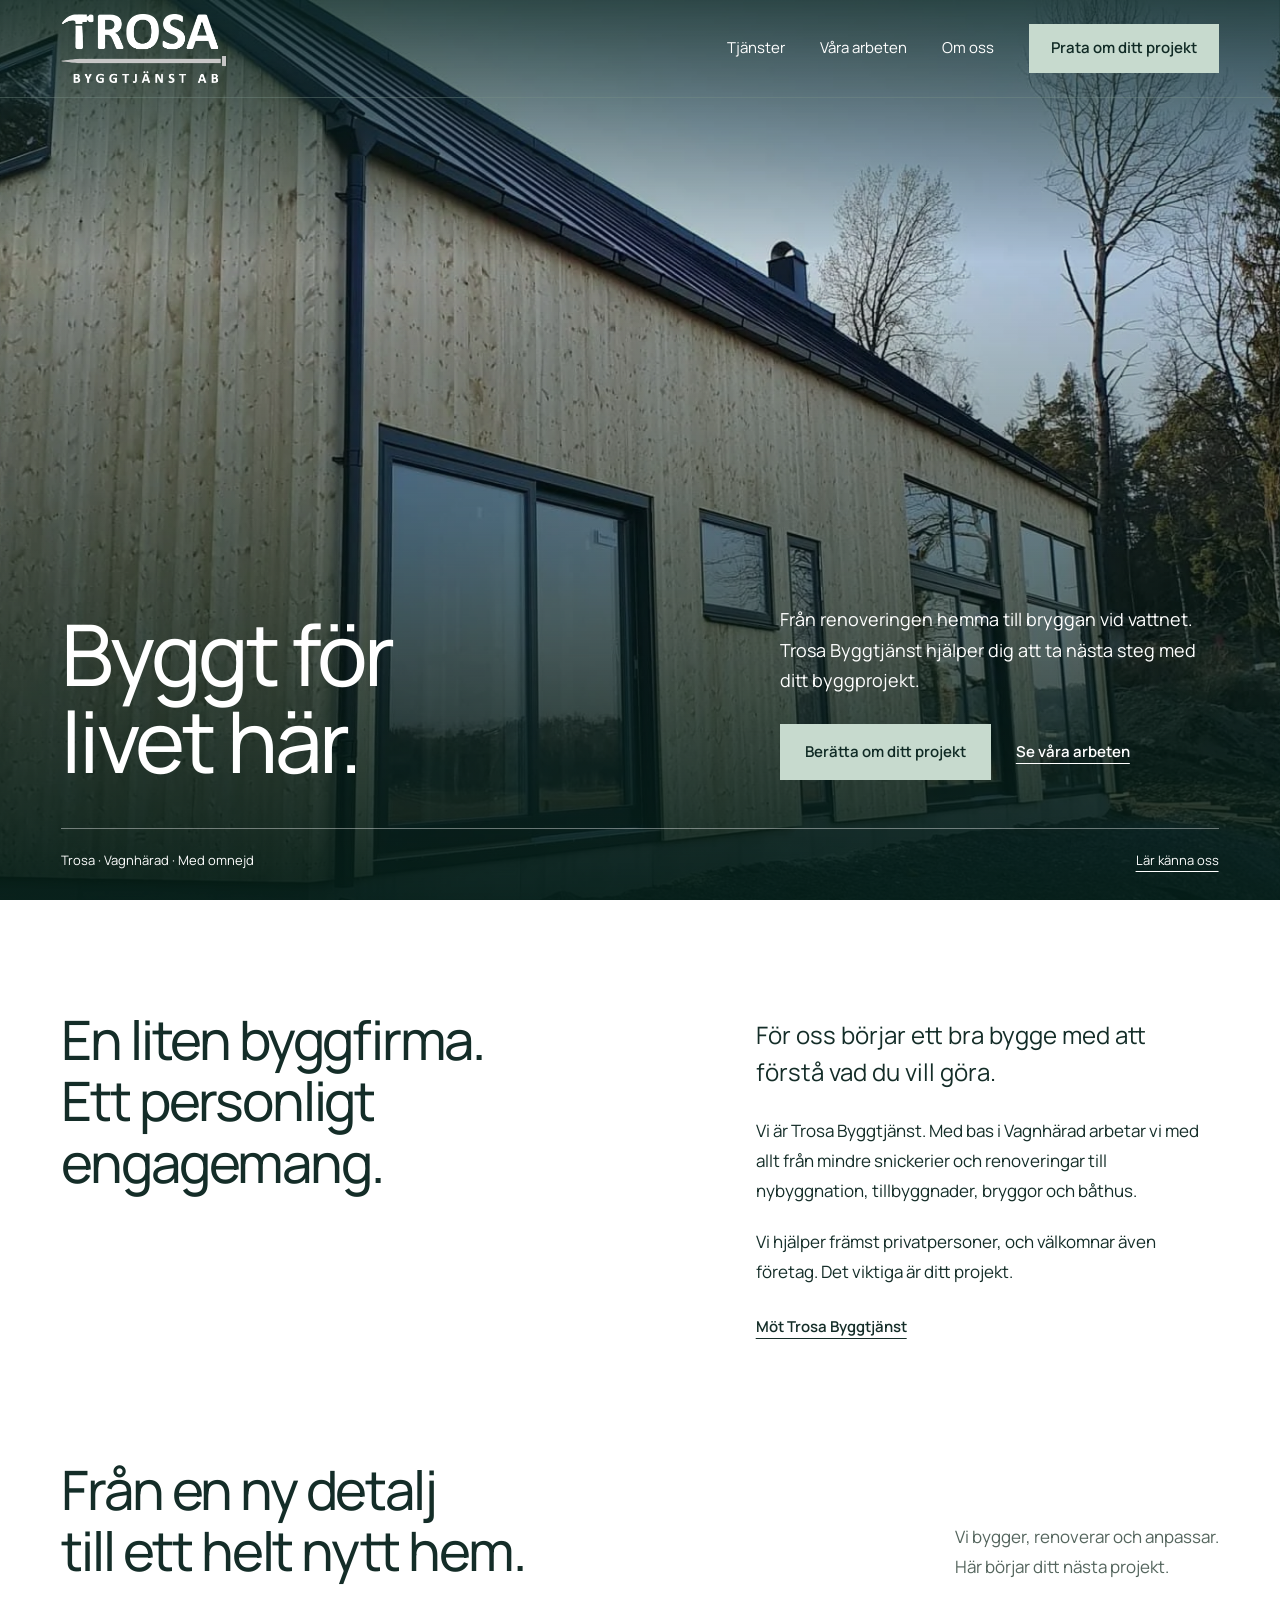
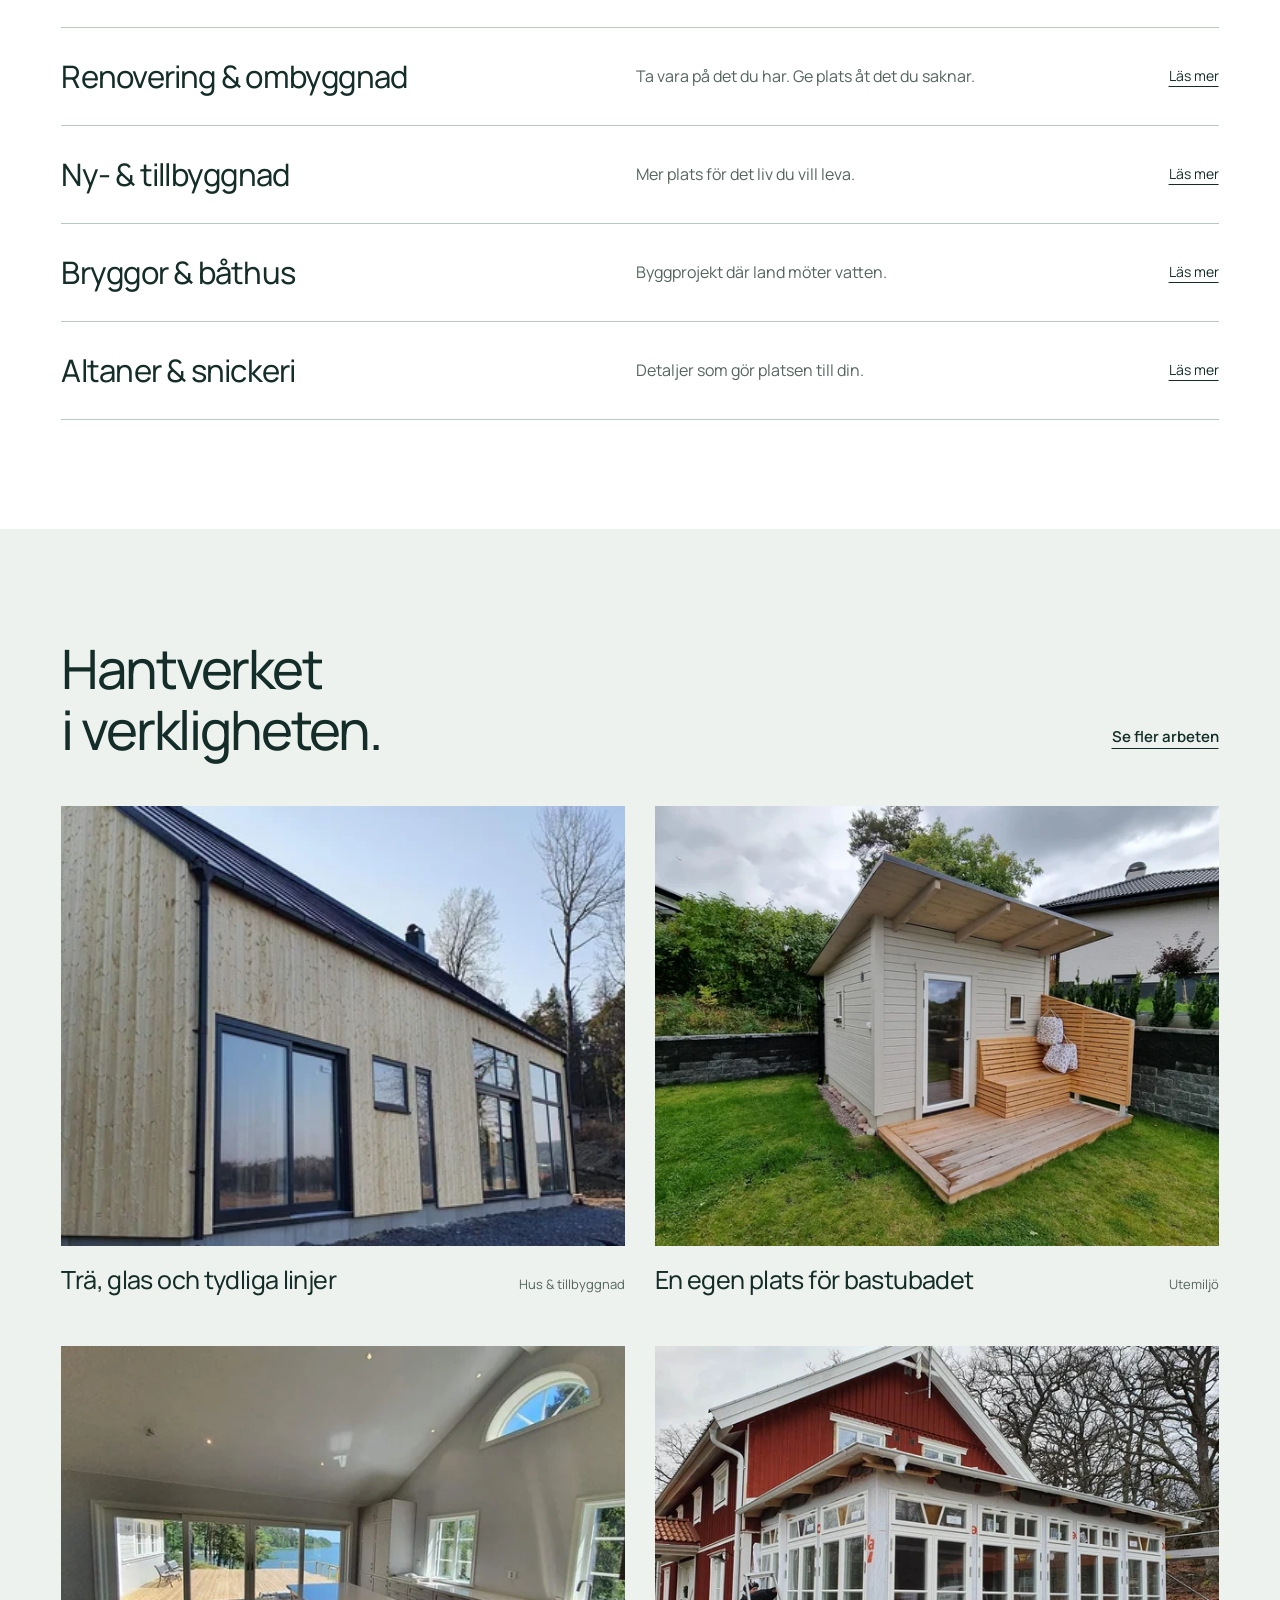
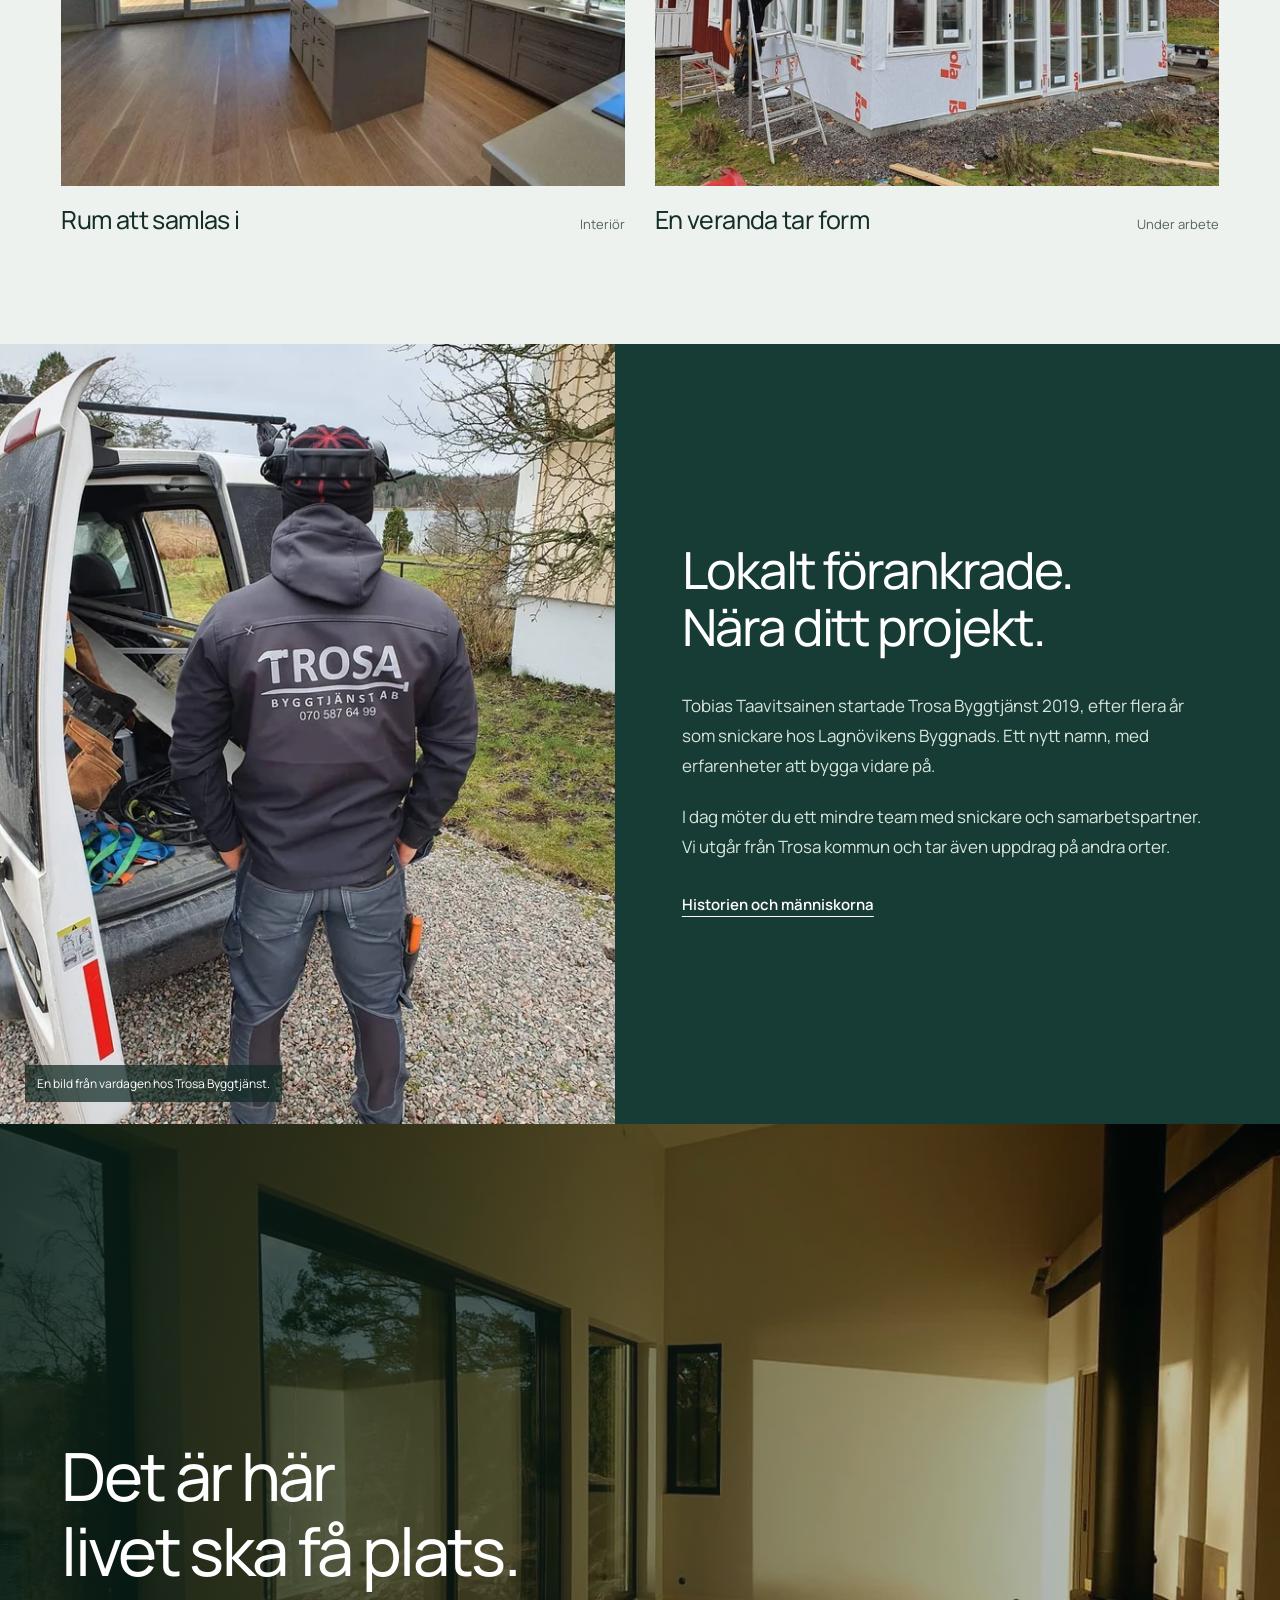
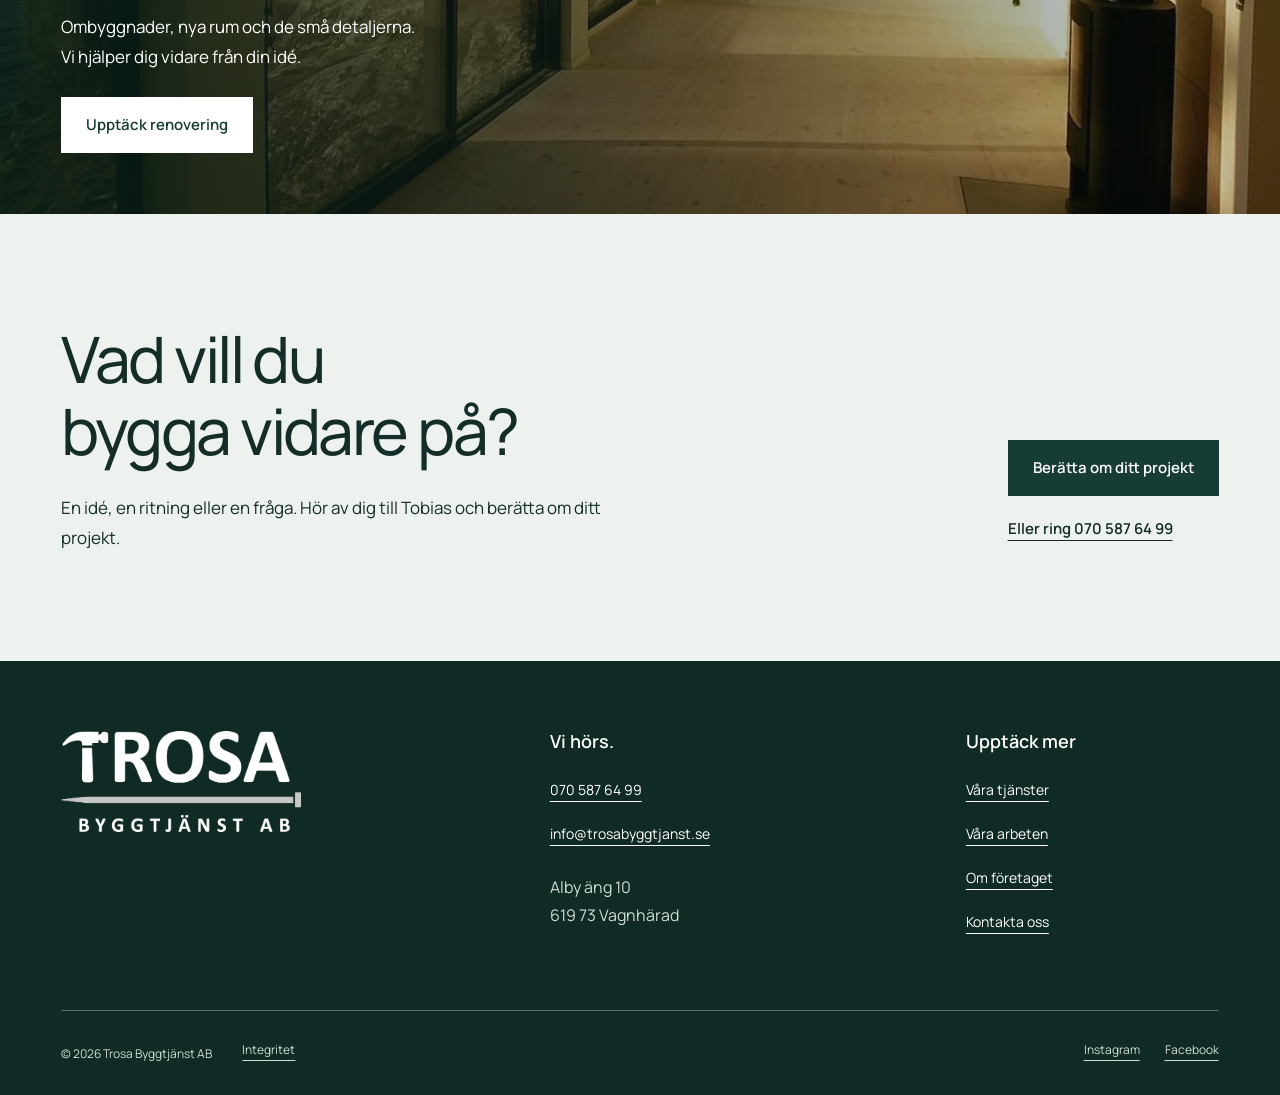
<file: index.html>
<!doctype html><html lang="sv"><head><meta charset="utf-8"><meta name="viewport" content="width=device-width,initial-scale=1"><title>Byggfirma i Trosa &amp; Vagnhärad | Trosa Byggtjänst</title><meta name="description" content="Trosa Byggtjänst hjälper dig med renovering, ny- och tillbyggnad, snickeri, bryggor och båthus. Kontakta Tobias för ditt nästa projekt."><meta name="theme-color" content="#173b35"><link rel="canonical" href="https://trosa-byggtjanst.carlzzon121.chatgpt.site/"><meta property="og:title" content="Byggfirma i Trosa &amp; Vagnhärad | Trosa Byggtjänst"><meta property="og:description" content="Trosa Byggtjänst hjälper dig med renovering, ny- och tillbyggnad, snickeri, bryggor och båthus. Kontakta Tobias för ditt nästa projekt."><meta property="og:type" content="website"><meta property="og:locale" content="sv_SE"><meta property="og:url" content="https://trosa-byggtjanst.carlzzon121.chatgpt.site/"><link rel="icon" type="image/svg+xml" href="data:image/svg+xml,%3Csvg xmlns=%22http://www.w3.org/2000/svg%22 viewBox=%220 0 40 40%22%3E%3Crect width=%2240%22 height=%2240%22 fill=%22%23173b35%22/%3E%3Cpath d=%22M9 10h22v5h-8v17h-6V15H9z%22 fill=%22%23eef3ef%22/%3E%3C/svg%3E"><link rel="preload" href="assets/fonts/manrope.woff2" as="font" type="font/woff2" crossorigin><link rel="stylesheet" href="styles.css"><script defer src="script.js"></script><script type="application/ld+json">{"@context": "https://schema.org", "@type": "GeneralContractor", "name": "Trosa Byggtjänst AB", "url": "https://trosa-byggtjanst.carlzzon121.chatgpt.site", "email": "info@trosabyggtjanst.se", "telephone": "+46705876499", "address": {"@type": "PostalAddress", "streetAddress": "Alby äng 10", "postalCode": "619 73", "addressLocality": "Vagnhärad", "addressCountry": "SE"}, "foundingDate": "2019", "founder": {"@type": "Person", "name": "Tobias Taavitsainen"}, "areaServed": "Trosa kommun", "sameAs": ["https://trosabyggtjanst.se/", "https://www.instagram.com/trosabyggtjanst/"]}</script></head><body class="home"><a href="#main" class="skip">Till innehållet</a><header class="header"><a href="index.html" class="brand" aria-label="Trosa Byggtjänst, startsida"><img src="assets/images/trosa-logo.png" width="180" height="76" alt="Trosa Byggtjänst AB"></a><button type="button" class="menu-toggle" aria-expanded="false" aria-controls="main-nav">Meny</button><nav id="main-nav" aria-label="Huvudmeny"><a href="tjanster.html" >Tjänster</a><a href="projekt.html" >Våra arbeten</a><a href="om-oss.html" >Om oss</a><a href="kontakt.html" class="button compact">Prata om ditt projekt</a></nav></header><main id="main"><section class="hero" aria-labelledby="hero-title"><img src="assets/images/arbete-505-2048.webp" srcset="assets/images/arbete-505-640.webp 640w, assets/images/arbete-505-1280.webp 1280w, assets/images/arbete-505-2048.webp 2048w" sizes="(max-aspect-ratio: 2.11) 211vh, 100vw" width="2048" height="969" alt="Träfasad med stora fönster och svarta plåtdetaljer" class="hero-photo" loading="eager" decoding="async" fetchpriority=high><div class="hero-content"><h1 id="hero-title">Byggt för<br>livet här.</h1><div class="hero-copy"><p>Från renoveringen hemma till bryggan vid vattnet. Trosa Byggtjänst hjälper dig att ta nästa steg med ditt byggprojekt.</p><div class="actions"><a href="kontakt.html" class="button">Berätta om ditt projekt</a><a href="projekt.html" class="text-link">Se våra arbeten</a></div></div></div><div class="hero-bottom"><span>Trosa · Vagnhärad · Med omnejd</span><a href="#introduktion">Lär känna oss</a></div></section><section class="intro wrap" id="introduktion"><h2>En liten byggfirma.<br>Ett personligt<br>engagemang.</h2><div><p class="lead">För oss börjar ett bra bygge med att förstå vad du vill göra.</p><p>Vi är Trosa Byggtjänst. Med bas i Vagnhärad arbetar vi med allt från mindre snickerier och renoveringar till nybyggnation, tillbyggnader, bryggor och båthus.</p><p>Vi hjälper främst privatpersoner, och välkomnar även företag. Det viktiga är ditt projekt.</p><a href="om-oss.html" class="text-link">Möt Trosa Byggtjänst</a></div></section><section class="services wrap" id="tjanster"><div class="section-heading"><h2>Från en ny detalj<br>till ett helt nytt hem.</h2><p>Vi bygger, renoverar och anpassar.<br>Här börjar ditt nästa projekt.</p></div><div class="service-index"><a class="service-row" href="renovering.html"><h3>Renovering & ombyggnad</h3><p>Ta vara på det du har. Ge plats åt det du saknar.</p><span>Läs mer</span></a><a class="service-row" href="ny-och-tillbyggnad.html"><h3>Ny- & tillbyggnad</h3><p>Mer plats för det liv du vill leva.</p><span>Läs mer</span></a><a class="service-row" href="bryggor-och-bathus.html"><h3>Bryggor & båthus</h3><p>Byggprojekt där land möter vatten.</p><span>Läs mer</span></a><a class="service-row" href="altaner-och-snickeri.html"><h3>Altaner & snickeri</h3><p>Detaljer som gör platsen till din.</p><span>Läs mer</span></a></div></section><section class="work-section"><div class="section-heading wrap"><h2>Hantverket<br>i verkligheten.</h2><a href="projekt.html" class="text-link">Se fler arbeten</a></div><div class="work-grid wrap"><a class="work-card" href="projekt.html#bild-505"><figure><img src="assets/images/arbete-505-2048.webp" srcset="assets/images/arbete-505-640.webp 640w, assets/images/arbete-505-1280.webp 1280w, assets/images/arbete-505-2048.webp 2048w" sizes="(max-width:700px) 100vw, 50vw" width="2048" height="969" alt="Träfasad med stora fönster och svarta plåtdetaljer" class="" loading="lazy" decoding="async" ></figure><div><h3>Trä, glas och tydliga linjer</h3><p>Hus & tillbyggnad</p></div></a><a class="work-card" href="projekt.html#bild-498"><figure><img src="assets/images/arbete-498-2400.webp" srcset="assets/images/arbete-498-640.webp 640w, assets/images/arbete-498-1280.webp 1280w, assets/images/arbete-498-2400.webp 2400w" sizes="(max-width:700px) 100vw, 50vw" width="2400" height="1800" alt="Bastubyggnad med trätrall och skyddad uteplats" class="" loading="lazy" decoding="async" ></figure><div><h3>En egen plats för bastubadet</h3><p>Utemiljö</p></div></a><a class="work-card" href="projekt.html#bild-507"><figure><img src="assets/images/arbete-507-960.webp" srcset="assets/images/arbete-507-640.webp 640w, assets/images/arbete-507-960.webp 960w" sizes="(max-width:700px) 100vw, 50vw" width="960" height="720" alt="Öppet kök och allrum med stora fönster" class="" loading="lazy" decoding="async" ></figure><div><h3>Rum att samlas i</h3><p>Interiör</p></div></a><a class="work-card" href="projekt.html#bild-344"><figure><img src="assets/images/arbete-344-1440.webp" srcset="assets/images/arbete-344-640.webp 640w, assets/images/arbete-344-1280.webp 1280w, assets/images/arbete-344-1440.webp 1440w" sizes="(max-width:700px) 100vw, 50vw" width="1440" height="1080" alt="Glasveranda under uppbyggnad vid ett rött trähus" class="" loading="lazy" decoding="async" ></figure><div><h3>En veranda tar form</h3><p>Under arbete</p></div></a></div></section><section class="company-band"><div class="company-photo"><img src="assets/images/arbete-512-1080.webp" srcset="assets/images/arbete-512-640.webp 640w, assets/images/arbete-512-1080.webp 1080w" sizes="(max-width:700px) 100vw, 45vw" width="1080" height="1350" alt="Medarbetare i Trosa Byggtjänsts arbetskläder vid en servicebil" class="" loading="lazy" decoding="async" ><p>En bild från vardagen hos Trosa Byggtjänst.</p></div><div class="company-copy"><h2>Lokalt förankrade.<br>Nära ditt projekt.</h2><p>Tobias Taavitsainen startade Trosa Byggtjänst 2019, efter flera år som snickare hos Lagnövikens Byggnads. Ett nytt namn, med erfarenheter att bygga vidare på.</p><p>I dag möter du ett mindre team med snickare och samarbetspartner. Vi utgår från Trosa kommun och tar även uppdrag på andra orter.</p><a href="om-oss.html" class="text-link">Historien och människorna</a></div></section><section class="image-story"><img src="assets/images/arbete-342-1440.webp" srcset="assets/images/arbete-342-640.webp 640w, assets/images/arbete-342-1280.webp 1280w, assets/images/arbete-342-1440.webp 1440w" sizes="100vw" width="1440" height="810" alt="Varmt kvällsljus i ett rum med stora glaspartier och kamin" class="" loading="lazy" decoding="async" ><div><h2>Det är här<br>livet ska få plats.</h2><p>Ombyggnader, nya rum och de små detaljerna.<br>Vi hjälper dig vidare från din idé.</p><a href="renovering.html" class="button">Upptäck renovering</a></div></section><section class="closing"><div><h2>Vad vill du<br>bygga vidare på?</h2><p>En idé, en ritning eller en fråga. Hör av dig till Tobias och berätta om ditt projekt.</p></div><div class="closing-actions"><a href="kontakt.html" class="button">Berätta om ditt projekt</a><a href="tel:+46705876499" class="text-link">Eller ring 070 587 64 99</a></div></section></main><footer class="footer"><div class="footer-top"><a class="footer-brand" href="index.html"><img src="assets/images/trosa-logo.png" width="240" height="101" alt="Trosa Byggtjänst AB"></a><div><h2>Vi hörs.</h2><address><a href="tel:+46705876499" class="text-link">070 587 64 99</a><br><a href="mailto:info@trosabyggtjanst.se" class="text-link">info@trosabyggtjanst.se</a><p>Alby äng 10<br>619 73 Vagnhärad</p></address></div><div><h2>Upptäck mer</h2><nav aria-label="Sidfot"><a href="tjanster.html" class="text-link">Våra tjänster</a><a href="projekt.html" class="text-link">Våra arbeten</a><a href="om-oss.html" class="text-link">Om företaget</a><a href="kontakt.html" class="text-link">Kontakta oss</a></nav></div></div><div class="footer-bottom"><span>© 2026 Trosa Byggtjänst AB</span><a href="integritet.html" class="text-link">Integritet</a><div><a href="https://www.instagram.com/trosabyggtjanst/" class="text-link">Instagram</a><a href="https://www.facebook.com/Trosabyggtjanstab/" class="text-link">Facebook</a></div></div></footer></body></html>
</file>
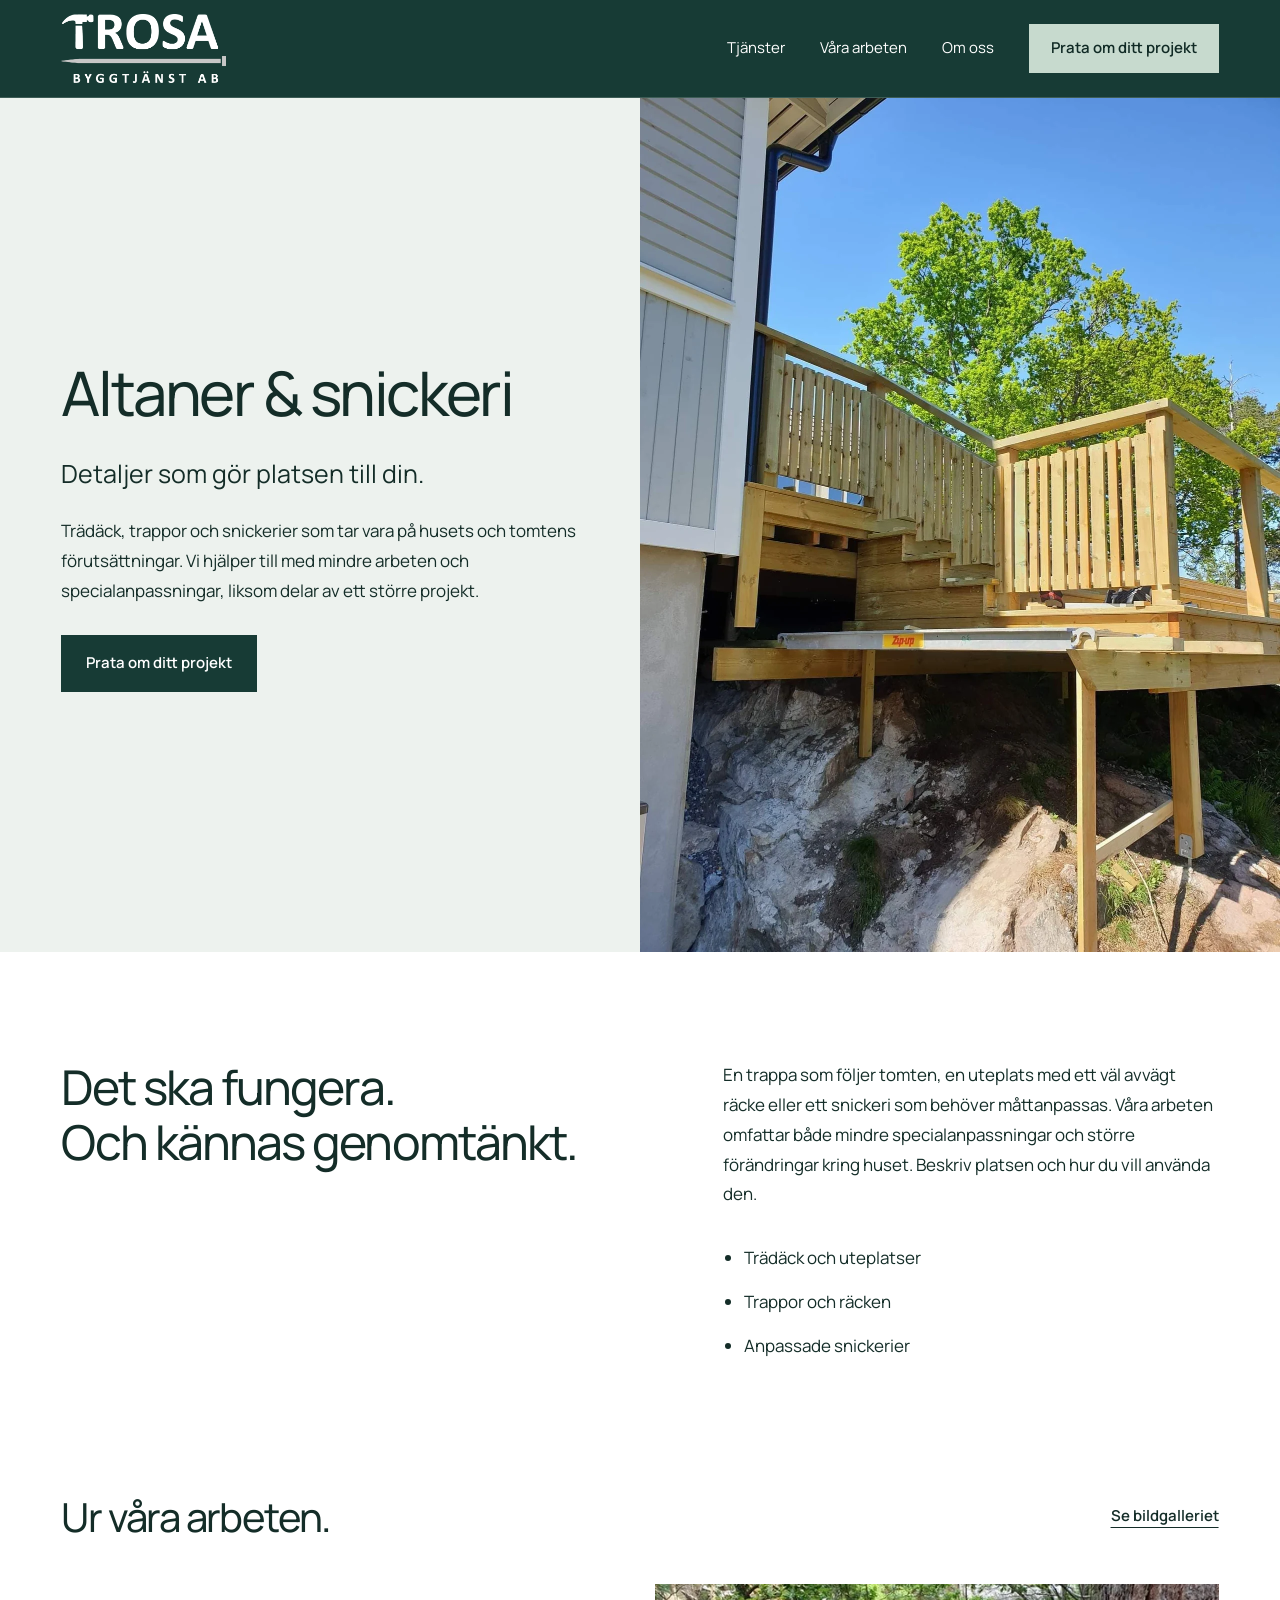
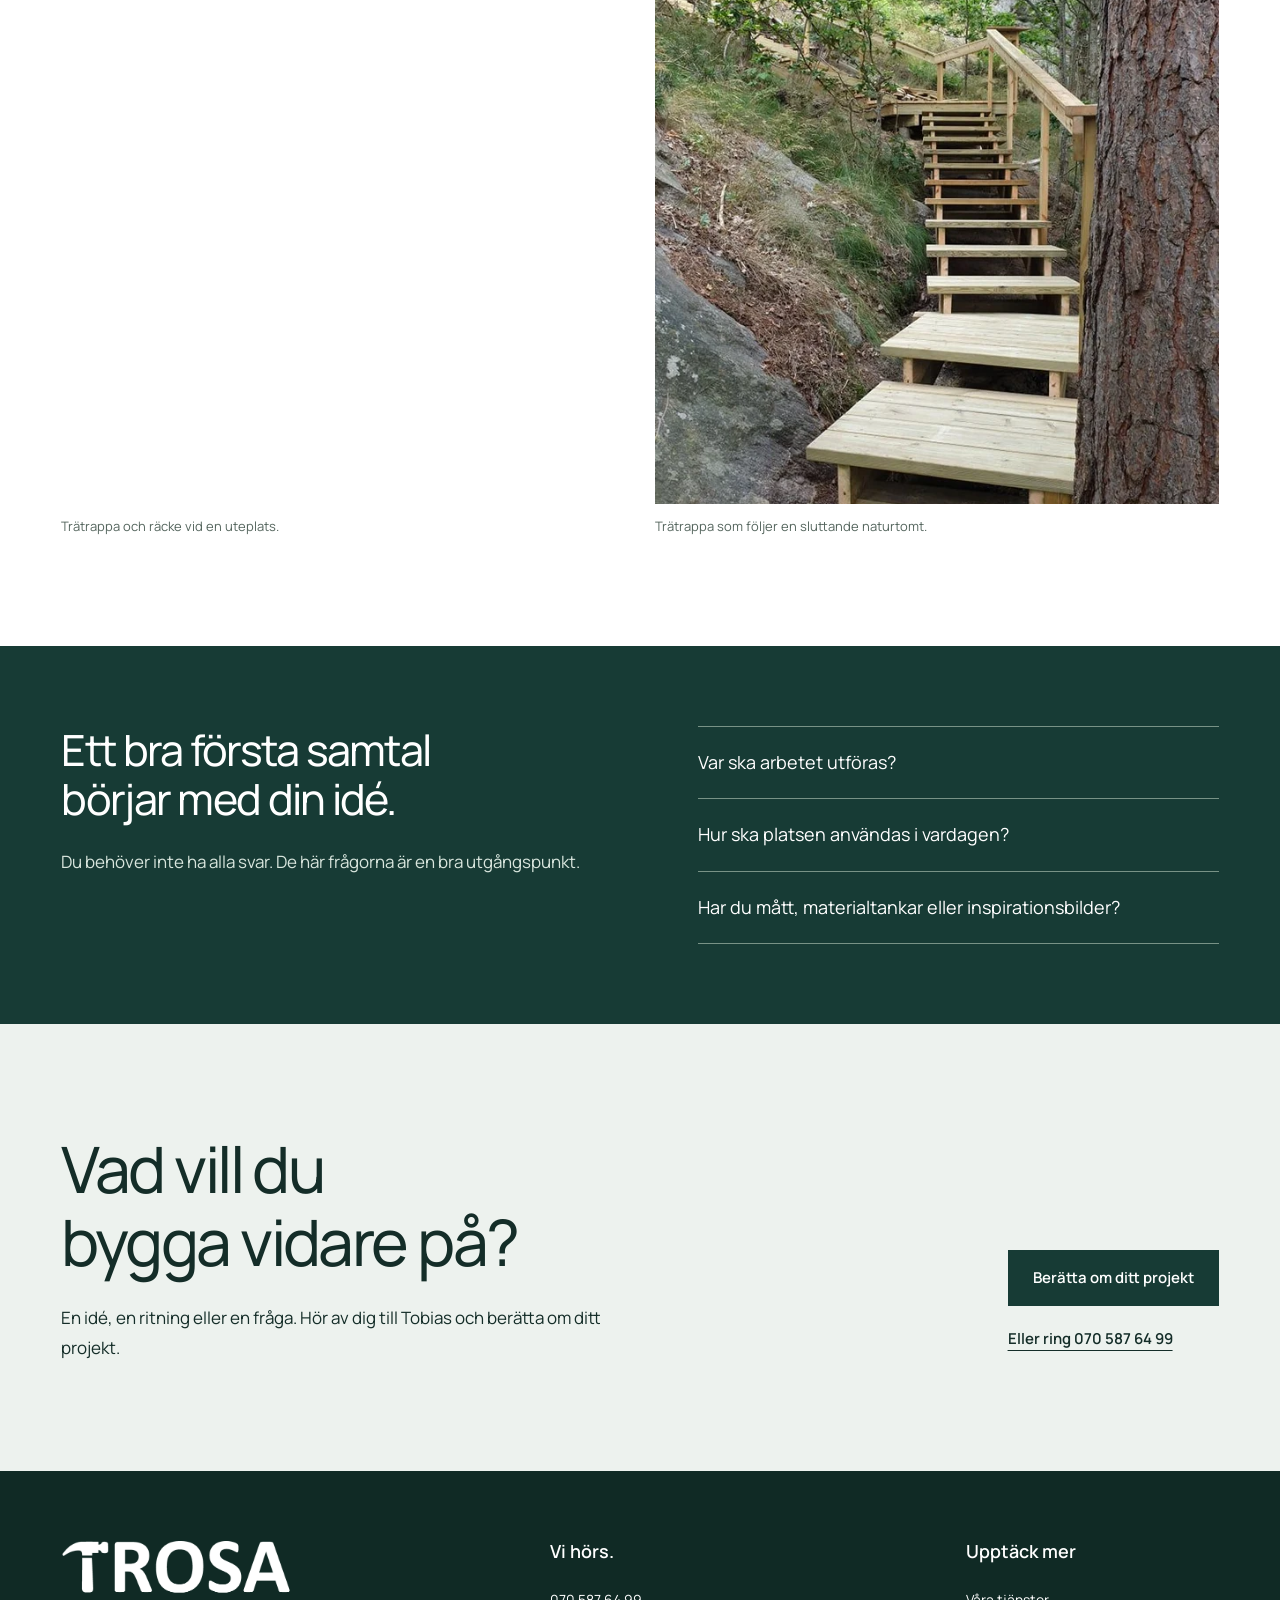
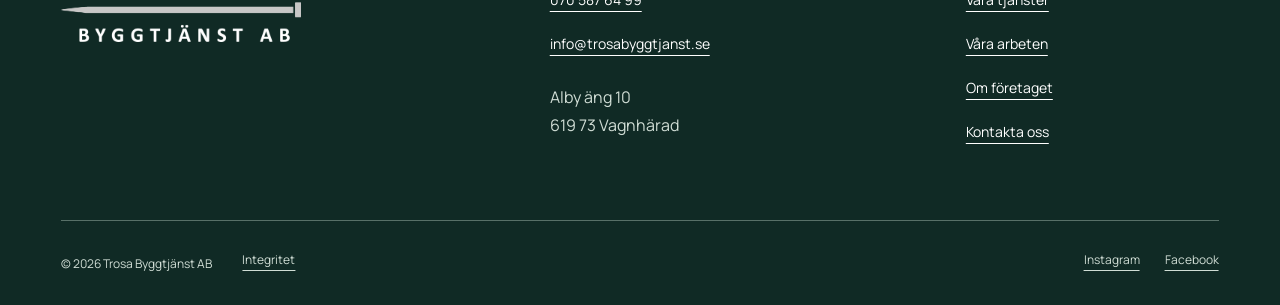
<file: altaner-och-snickeri.html>
<!doctype html><html lang="sv"><head><meta charset="utf-8"><meta name="viewport" content="width=device-width,initial-scale=1"><title>Altaner &amp; snickeri i Trosa | Trosa Byggtjänst</title><meta name="description" content="Trädäck, trappor och snickerier som tar vara på husets och tomtens förutsättningar. Vi hjälper till med mindre arbeten och specialanpassningar, liksom delar av ett större projekt."><meta name="theme-color" content="#173b35"><link rel="canonical" href="https://trosa-byggtjanst.carlzzon121.chatgpt.site/altaner-och-snickeri.html"><meta property="og:title" content="Altaner &amp; snickeri i Trosa | Trosa Byggtjänst"><meta property="og:description" content="Trädäck, trappor och snickerier som tar vara på husets och tomtens förutsättningar. Vi hjälper till med mindre arbeten och specialanpassningar, liksom delar av ett större projekt."><meta property="og:type" content="website"><meta property="og:locale" content="sv_SE"><meta property="og:url" content="https://trosa-byggtjanst.carlzzon121.chatgpt.site/altaner-och-snickeri.html"><link rel="icon" type="image/svg+xml" href="data:image/svg+xml,%3Csvg xmlns=%22http://www.w3.org/2000/svg%22 viewBox=%220 0 40 40%22%3E%3Crect width=%2240%22 height=%2240%22 fill=%22%23173b35%22/%3E%3Cpath d=%22M9 10h22v5h-8v17h-6V15H9z%22 fill=%22%23eef3ef%22/%3E%3C/svg%3E"><link rel="preload" href="assets/fonts/manrope.woff2" as="font" type="font/woff2" crossorigin><link rel="stylesheet" href="styles.css"><script defer src="script.js"></script><script type="application/ld+json">{"@context": "https://schema.org", "@type": "GeneralContractor", "name": "Trosa Byggtjänst AB", "url": "https://trosa-byggtjanst.carlzzon121.chatgpt.site", "email": "info@trosabyggtjanst.se", "telephone": "+46705876499", "address": {"@type": "PostalAddress", "streetAddress": "Alby äng 10", "postalCode": "619 73", "addressLocality": "Vagnhärad", "addressCountry": "SE"}, "foundingDate": "2019", "founder": {"@type": "Person", "name": "Tobias Taavitsainen"}, "areaServed": "Trosa kommun", "sameAs": ["https://trosabyggtjanst.se/", "https://www.instagram.com/trosabyggtjanst/"]}</script></head><body class="inner"><a href="#main" class="skip">Till innehållet</a><header class="header"><a href="index.html" class="brand" aria-label="Trosa Byggtjänst, startsida"><img src="assets/images/trosa-logo.png" width="180" height="76" alt="Trosa Byggtjänst AB"></a><button type="button" class="menu-toggle" aria-expanded="false" aria-controls="main-nav">Meny</button><nav id="main-nav" aria-label="Huvudmeny"><a href="tjanster.html" >Tjänster</a><a href="projekt.html" >Våra arbeten</a><a href="om-oss.html" >Om oss</a><a href="kontakt.html" class="button compact">Prata om ditt projekt</a></nav></header><main id="main"><section class="service-hero"><div><h1>Altaner & snickeri</h1><p class="lead">Detaljer som gör platsen till din.</p><p>Trädäck, trappor och snickerier som tar vara på husets och tomtens förutsättningar. Vi hjälper till med mindre arbeten och specialanpassningar, liksom delar av ett större projekt.</p><a href="kontakt.html?intresse=altaner-och-snickeri" class="button">Prata om ditt projekt</a></div><img src="assets/images/arbete-504-1536.webp" srcset="assets/images/arbete-504-640.webp 640w, assets/images/arbete-504-1280.webp 1280w, assets/images/arbete-504-1536.webp 1536w" sizes="(max-width:700px) 110vw, 60vw" width="1536" height="2048" alt="Trätrappa och räcke vid en uteplats" class="" loading="eager" decoding="async" fetchpriority=high></section><section class="service-detail wrap"><h2>Det ska fungera.<br>Och kännas genomtänkt.</h2><div><p>En trappa som följer tomten, en uteplats med ett väl avvägt räcke eller ett snickeri som behöver måttanpassas. Våra arbeten omfattar både mindre specialanpassningar och större förändringar kring huset. Beskriv platsen och hur du vill använda den.</p><ul><li>Trädäck och uteplatser</li><li>Trappor och räcken</li><li>Anpassade snickerier</li></ul></div></section><section class="service-pictures wrap"><div class="section-heading"><h2>Ur våra arbeten.</h2><a href="projekt.html" class="text-link">Se bildgalleriet</a></div><div class="picture-pair"><figure><img src="assets/images/arbete-504-1536.webp" srcset="assets/images/arbete-504-640.webp 640w, assets/images/arbete-504-1280.webp 1280w, assets/images/arbete-504-1536.webp 1536w" sizes="(max-width:700px) 100vw, 50vw" width="1536" height="2048" alt="Trätrappa och räcke vid en uteplats" class="" loading="lazy" decoding="async" ><figcaption>Trätrappa och räcke vid en uteplats.</figcaption></figure><figure><img src="assets/images/arbete-500-720.webp" srcset="assets/images/arbete-500-640.webp 640w, assets/images/arbete-500-720.webp 720w" sizes="(max-width:700px) 100vw, 50vw" width="720" height="960" alt="Trätrappa som följer en sluttande naturtomt" class="" loading="lazy" decoding="async" ><figcaption>Trätrappa som följer en sluttande naturtomt.</figcaption></figure></div></section><section class="prepare"><div><h2>Ett bra första samtal<br>börjar med din idé.</h2><p>Du behöver inte ha alla svar. De här frågorna är en bra utgångspunkt.</p></div><ul><li>Var ska arbetet utföras?</li><li>Hur ska platsen användas i vardagen?</li><li>Har du mått, materialtankar eller inspirationsbilder?</li></ul></section><section class="closing"><div><h2>Vad vill du<br>bygga vidare på?</h2><p>En idé, en ritning eller en fråga. Hör av dig till Tobias och berätta om ditt projekt.</p></div><div class="closing-actions"><a href="kontakt.html" class="button">Berätta om ditt projekt</a><a href="tel:+46705876499" class="text-link">Eller ring 070 587 64 99</a></div></section></main><footer class="footer"><div class="footer-top"><a class="footer-brand" href="index.html"><img src="assets/images/trosa-logo.png" width="240" height="101" alt="Trosa Byggtjänst AB"></a><div><h2>Vi hörs.</h2><address><a href="tel:+46705876499" class="text-link">070 587 64 99</a><br><a href="mailto:info@trosabyggtjanst.se" class="text-link">info@trosabyggtjanst.se</a><p>Alby äng 10<br>619 73 Vagnhärad</p></address></div><div><h2>Upptäck mer</h2><nav aria-label="Sidfot"><a href="tjanster.html" class="text-link">Våra tjänster</a><a href="projekt.html" class="text-link">Våra arbeten</a><a href="om-oss.html" class="text-link">Om företaget</a><a href="kontakt.html" class="text-link">Kontakta oss</a></nav></div></div><div class="footer-bottom"><span>© 2026 Trosa Byggtjänst AB</span><a href="integritet.html" class="text-link">Integritet</a><div><a href="https://www.instagram.com/trosabyggtjanst/" class="text-link">Instagram</a><a href="https://www.facebook.com/Trosabyggtjanstab/" class="text-link">Facebook</a></div></div></footer></body></html>
</file>
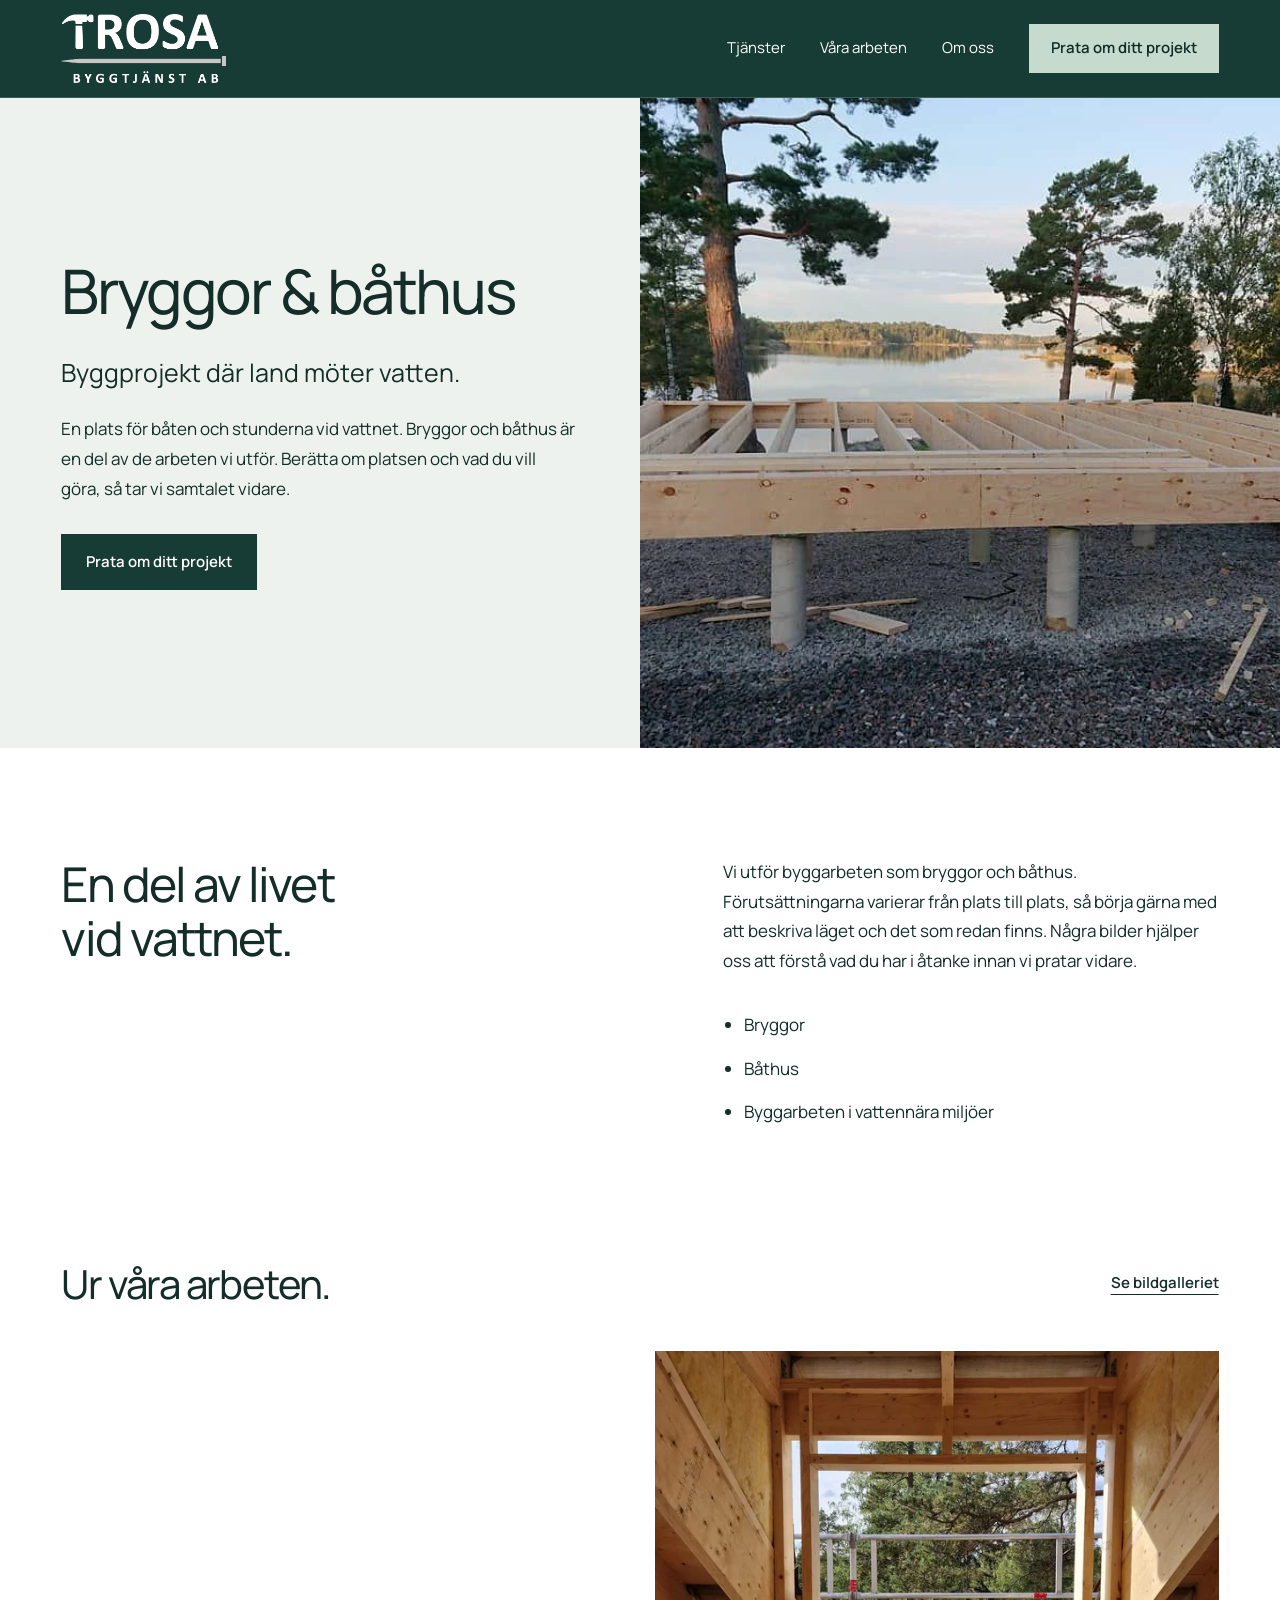
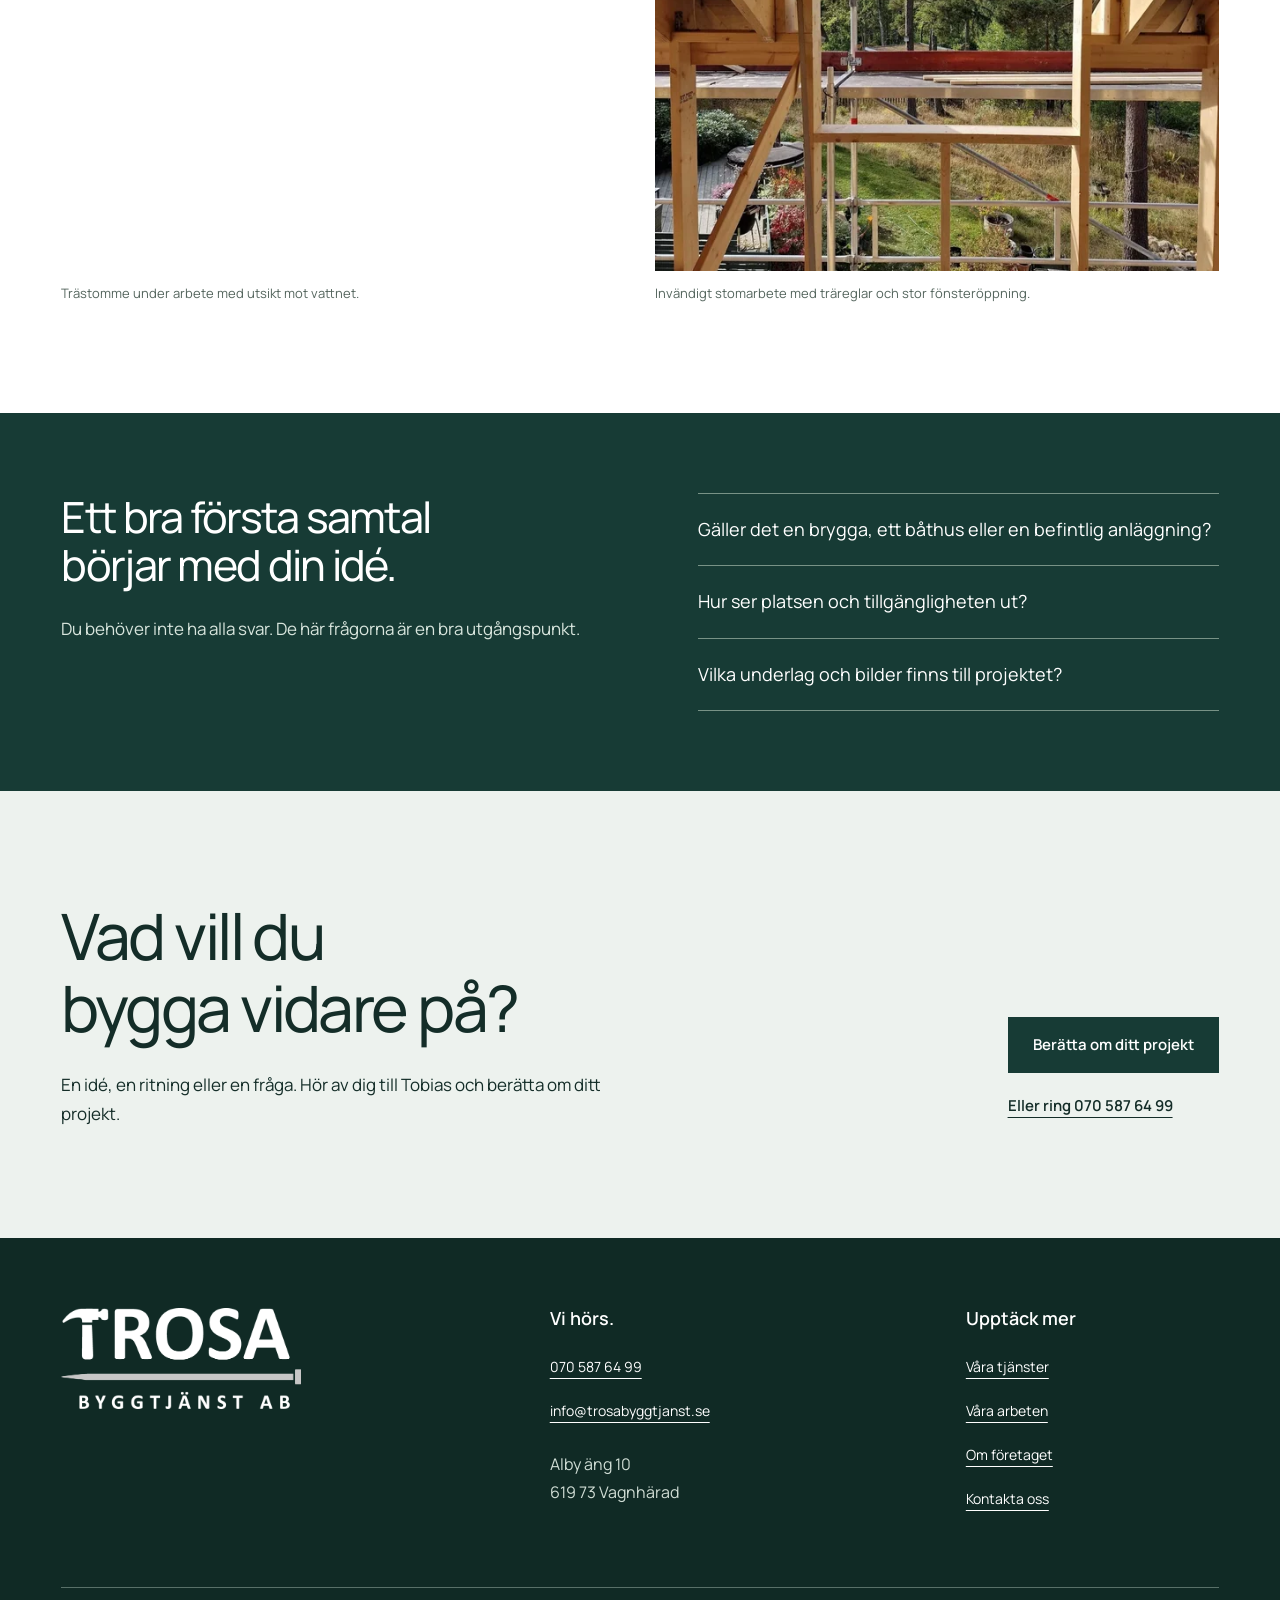
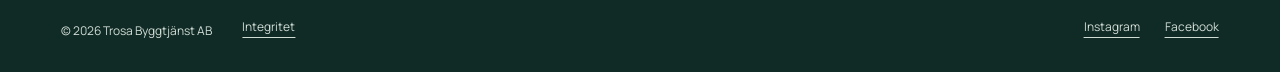
<file: bryggor-och-bathus.html>
<!doctype html><html lang="sv"><head><meta charset="utf-8"><meta name="viewport" content="width=device-width,initial-scale=1"><title>Bryggor &amp; båthus i Trosa | Trosa Byggtjänst</title><meta name="description" content="En plats för båten och stunderna vid vattnet. Bryggor och båthus är en del av de arbeten vi utför. Berätta om platsen och vad du vill göra, så tar vi samtalet vidare."><meta name="theme-color" content="#173b35"><link rel="canonical" href="https://trosa-byggtjanst.carlzzon121.chatgpt.site/bryggor-och-bathus.html"><meta property="og:title" content="Bryggor &amp; båthus i Trosa | Trosa Byggtjänst"><meta property="og:description" content="En plats för båten och stunderna vid vattnet. Bryggor och båthus är en del av de arbeten vi utför. Berätta om platsen och vad du vill göra, så tar vi samtalet vidare."><meta property="og:type" content="website"><meta property="og:locale" content="sv_SE"><meta property="og:url" content="https://trosa-byggtjanst.carlzzon121.chatgpt.site/bryggor-och-bathus.html"><link rel="icon" type="image/svg+xml" href="data:image/svg+xml,%3Csvg xmlns=%22http://www.w3.org/2000/svg%22 viewBox=%220 0 40 40%22%3E%3Crect width=%2240%22 height=%2240%22 fill=%22%23173b35%22/%3E%3Cpath d=%22M9 10h22v5h-8v17h-6V15H9z%22 fill=%22%23eef3ef%22/%3E%3C/svg%3E"><link rel="preload" href="assets/fonts/manrope.woff2" as="font" type="font/woff2" crossorigin><link rel="stylesheet" href="styles.css"><script defer src="script.js"></script><script type="application/ld+json">{"@context": "https://schema.org", "@type": "GeneralContractor", "name": "Trosa Byggtjänst AB", "url": "https://trosa-byggtjanst.carlzzon121.chatgpt.site", "email": "info@trosabyggtjanst.se", "telephone": "+46705876499", "address": {"@type": "PostalAddress", "streetAddress": "Alby äng 10", "postalCode": "619 73", "addressLocality": "Vagnhärad", "addressCountry": "SE"}, "foundingDate": "2019", "founder": {"@type": "Person", "name": "Tobias Taavitsainen"}, "areaServed": "Trosa kommun", "sameAs": ["https://trosabyggtjanst.se/", "https://www.instagram.com/trosabyggtjanst/"]}</script></head><body class="inner"><a href="#main" class="skip">Till innehållet</a><header class="header"><a href="index.html" class="brand" aria-label="Trosa Byggtjänst, startsida"><img src="assets/images/trosa-logo.png" width="180" height="76" alt="Trosa Byggtjänst AB"></a><button type="button" class="menu-toggle" aria-expanded="false" aria-controls="main-nav">Meny</button><nav id="main-nav" aria-label="Huvudmeny"><a href="tjanster.html" >Tjänster</a><a href="projekt.html" >Våra arbeten</a><a href="om-oss.html" >Om oss</a><a href="kontakt.html" class="button compact">Prata om ditt projekt</a></nav></header><main id="main"><section class="service-hero"><div><h1>Bryggor & båthus</h1><p class="lead">Byggprojekt där land möter vatten.</p><p>En plats för båten och stunderna vid vattnet. Bryggor och båthus är en del av de arbeten vi utför. Berätta om platsen och vad du vill göra, så tar vi samtalet vidare.</p><a href="kontakt.html?intresse=bryggor-och-bathus" class="button">Prata om ditt projekt</a></div><img src="assets/images/arbete-338-1080.webp" srcset="assets/images/arbete-338-640.webp 640w, assets/images/arbete-338-1080.webp 1080w" sizes="(max-width:700px) 110vw, 60vw" width="1080" height="608" alt="Trästomme under arbete med utsikt mot vattnet" class="" loading="eager" decoding="async" fetchpriority=high></section><section class="service-detail wrap"><h2>En del av livet<br>vid vattnet.</h2><div><p>Vi utför byggarbeten som bryggor och båthus. Förutsättningarna varierar från plats till plats, så börja gärna med att beskriva läget och det som redan finns. Några bilder hjälper oss att förstå vad du har i åtanke innan vi pratar vidare.</p><ul><li>Bryggor</li><li>Båthus</li><li>Byggarbeten i vattennära miljöer</li></ul></div></section><section class="service-pictures wrap"><div class="section-heading"><h2>Ur våra arbeten.</h2><a href="projekt.html" class="text-link">Se bildgalleriet</a></div><div class="picture-pair"><figure><img src="assets/images/arbete-338-1080.webp" srcset="assets/images/arbete-338-640.webp 640w, assets/images/arbete-338-1080.webp 1080w" sizes="(max-width:700px) 100vw, 50vw" width="1080" height="608" alt="Trästomme under arbete med utsikt mot vattnet" class="" loading="lazy" decoding="async" ><figcaption>Trästomme under arbete med utsikt mot vattnet.</figcaption></figure><figure><img src="assets/images/arbete-508-1532.webp" srcset="assets/images/arbete-508-640.webp 640w, assets/images/arbete-508-1280.webp 1280w, assets/images/arbete-508-1532.webp 1532w" sizes="(max-width:700px) 100vw, 50vw" width="1532" height="2048" alt="Invändigt stomarbete med träreglar och stor fönsteröppning" class="" loading="lazy" decoding="async" ><figcaption>Invändigt stomarbete med träreglar och stor fönsteröppning.</figcaption></figure></div></section><section class="prepare"><div><h2>Ett bra första samtal<br>börjar med din idé.</h2><p>Du behöver inte ha alla svar. De här frågorna är en bra utgångspunkt.</p></div><ul><li>Gäller det en brygga, ett båthus eller en befintlig anläggning?</li><li>Hur ser platsen och tillgängligheten ut?</li><li>Vilka underlag och bilder finns till projektet?</li></ul></section><section class="closing"><div><h2>Vad vill du<br>bygga vidare på?</h2><p>En idé, en ritning eller en fråga. Hör av dig till Tobias och berätta om ditt projekt.</p></div><div class="closing-actions"><a href="kontakt.html" class="button">Berätta om ditt projekt</a><a href="tel:+46705876499" class="text-link">Eller ring 070 587 64 99</a></div></section></main><footer class="footer"><div class="footer-top"><a class="footer-brand" href="index.html"><img src="assets/images/trosa-logo.png" width="240" height="101" alt="Trosa Byggtjänst AB"></a><div><h2>Vi hörs.</h2><address><a href="tel:+46705876499" class="text-link">070 587 64 99</a><br><a href="mailto:info@trosabyggtjanst.se" class="text-link">info@trosabyggtjanst.se</a><p>Alby äng 10<br>619 73 Vagnhärad</p></address></div><div><h2>Upptäck mer</h2><nav aria-label="Sidfot"><a href="tjanster.html" class="text-link">Våra tjänster</a><a href="projekt.html" class="text-link">Våra arbeten</a><a href="om-oss.html" class="text-link">Om företaget</a><a href="kontakt.html" class="text-link">Kontakta oss</a></nav></div></div><div class="footer-bottom"><span>© 2026 Trosa Byggtjänst AB</span><a href="integritet.html" class="text-link">Integritet</a><div><a href="https://www.instagram.com/trosabyggtjanst/" class="text-link">Instagram</a><a href="https://www.facebook.com/Trosabyggtjanstab/" class="text-link">Facebook</a></div></div></footer></body></html>
</file>
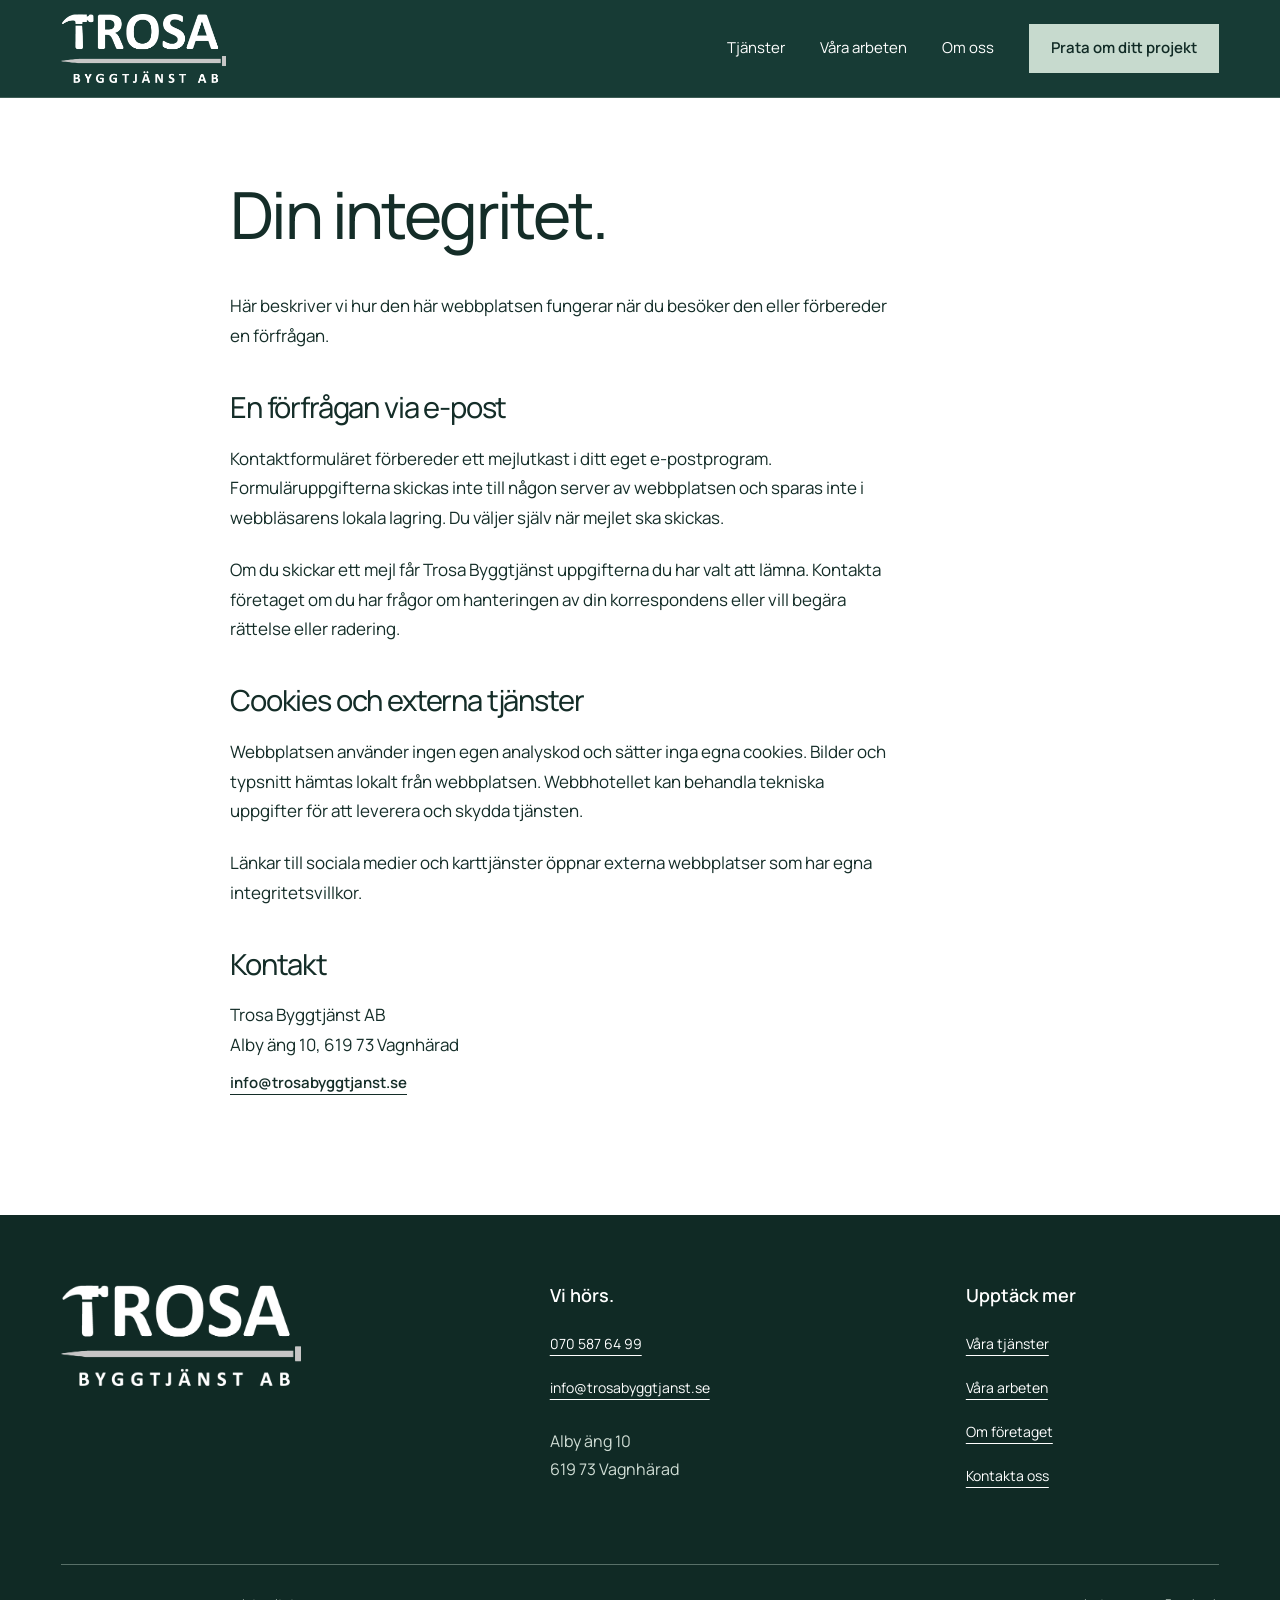
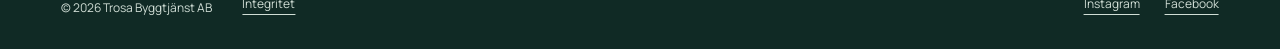
<file: integritet.html>
<!doctype html><html lang="sv"><head><meta charset="utf-8"><meta name="viewport" content="width=device-width,initial-scale=1"><title>Integritet | Trosa Byggtjänst</title><meta name="description" content="Information om kontaktformulär, e-post, cookies och integritet på webbplatsen."><meta name="theme-color" content="#173b35"><link rel="canonical" href="https://trosa-byggtjanst.carlzzon121.chatgpt.site/integritet.html"><meta property="og:title" content="Integritet | Trosa Byggtjänst"><meta property="og:description" content="Information om kontaktformulär, e-post, cookies och integritet på webbplatsen."><meta property="og:type" content="website"><meta property="og:locale" content="sv_SE"><meta property="og:url" content="https://trosa-byggtjanst.carlzzon121.chatgpt.site/integritet.html"><link rel="icon" type="image/svg+xml" href="data:image/svg+xml,%3Csvg xmlns=%22http://www.w3.org/2000/svg%22 viewBox=%220 0 40 40%22%3E%3Crect width=%2240%22 height=%2240%22 fill=%22%23173b35%22/%3E%3Cpath d=%22M9 10h22v5h-8v17h-6V15H9z%22 fill=%22%23eef3ef%22/%3E%3C/svg%3E"><link rel="preload" href="assets/fonts/manrope.woff2" as="font" type="font/woff2" crossorigin><link rel="stylesheet" href="styles.css"><script defer src="script.js"></script><script type="application/ld+json">{"@context": "https://schema.org", "@type": "GeneralContractor", "name": "Trosa Byggtjänst AB", "url": "https://trosa-byggtjanst.carlzzon121.chatgpt.site", "email": "info@trosabyggtjanst.se", "telephone": "+46705876499", "address": {"@type": "PostalAddress", "streetAddress": "Alby äng 10", "postalCode": "619 73", "addressLocality": "Vagnhärad", "addressCountry": "SE"}, "foundingDate": "2019", "founder": {"@type": "Person", "name": "Tobias Taavitsainen"}, "areaServed": "Trosa kommun", "sameAs": ["https://trosabyggtjanst.se/", "https://www.instagram.com/trosabyggtjanst/"]}</script></head><body class="inner"><a href="#main" class="skip">Till innehållet</a><header class="header"><a href="index.html" class="brand" aria-label="Trosa Byggtjänst, startsida"><img src="assets/images/trosa-logo.png" width="180" height="76" alt="Trosa Byggtjänst AB"></a><button type="button" class="menu-toggle" aria-expanded="false" aria-controls="main-nav">Meny</button><nav id="main-nav" aria-label="Huvudmeny"><a href="tjanster.html" >Tjänster</a><a href="projekt.html" >Våra arbeten</a><a href="om-oss.html" >Om oss</a><a href="kontakt.html" class="button compact">Prata om ditt projekt</a></nav></header><main id="main"><article class="privacy wrap"><h1>Din integritet.</h1><p>Här beskriver vi hur den här webbplatsen fungerar när du besöker den eller förbereder en förfrågan.</p><h2>En förfrågan via e-post</h2><p>Kontaktformuläret förbereder ett mejlutkast i ditt eget e-postprogram. Formuläruppgifterna skickas inte till någon server av webbplatsen och sparas inte i webbläsarens lokala lagring. Du väljer själv när mejlet ska skickas.</p><p>Om du skickar ett mejl får Trosa Byggtjänst uppgifterna du har valt att lämna. Kontakta företaget om du har frågor om hanteringen av din korrespondens eller vill begära rättelse eller radering.</p><h2>Cookies och externa tjänster</h2><p>Webbplatsen använder ingen egen analyskod och sätter inga egna cookies. Bilder och typsnitt hämtas lokalt från webbplatsen. Webbhotellet kan behandla tekniska uppgifter för att leverera och skydda tjänsten.</p><p>Länkar till sociala medier och karttjänster öppnar externa webbplatser som har egna integritetsvillkor.</p><h2>Kontakt</h2><p>Trosa Byggtjänst AB<br>Alby äng 10, 619 73 Vagnhärad<br><a href="mailto:info@trosabyggtjanst.se" class="text-link">info@trosabyggtjanst.se</a></p></article></main><footer class="footer"><div class="footer-top"><a class="footer-brand" href="index.html"><img src="assets/images/trosa-logo.png" width="240" height="101" alt="Trosa Byggtjänst AB"></a><div><h2>Vi hörs.</h2><address><a href="tel:+46705876499" class="text-link">070 587 64 99</a><br><a href="mailto:info@trosabyggtjanst.se" class="text-link">info@trosabyggtjanst.se</a><p>Alby äng 10<br>619 73 Vagnhärad</p></address></div><div><h2>Upptäck mer</h2><nav aria-label="Sidfot"><a href="tjanster.html" class="text-link">Våra tjänster</a><a href="projekt.html" class="text-link">Våra arbeten</a><a href="om-oss.html" class="text-link">Om företaget</a><a href="kontakt.html" class="text-link">Kontakta oss</a></nav></div></div><div class="footer-bottom"><span>© 2026 Trosa Byggtjänst AB</span><a href="integritet.html" class="text-link">Integritet</a><div><a href="https://www.instagram.com/trosabyggtjanst/" class="text-link">Instagram</a><a href="https://www.facebook.com/Trosabyggtjanstab/" class="text-link">Facebook</a></div></div></footer></body></html>
</file>
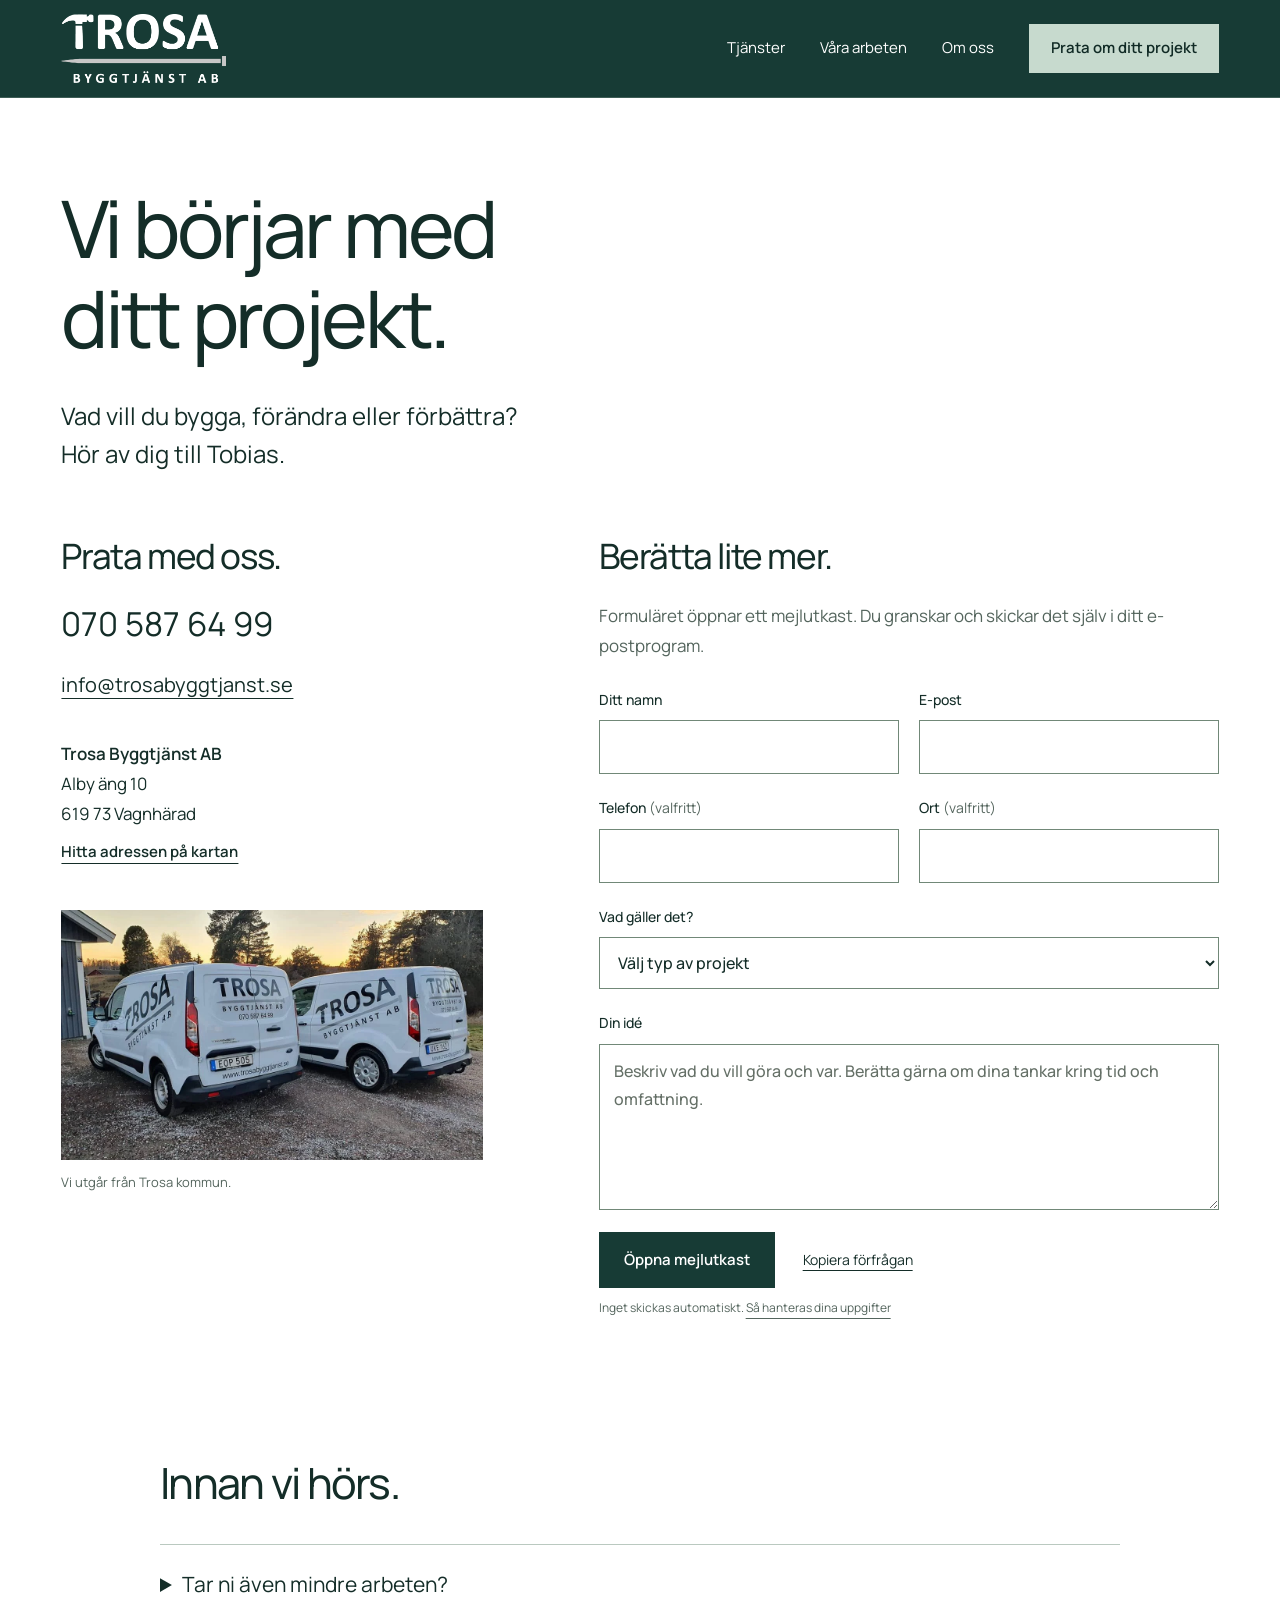
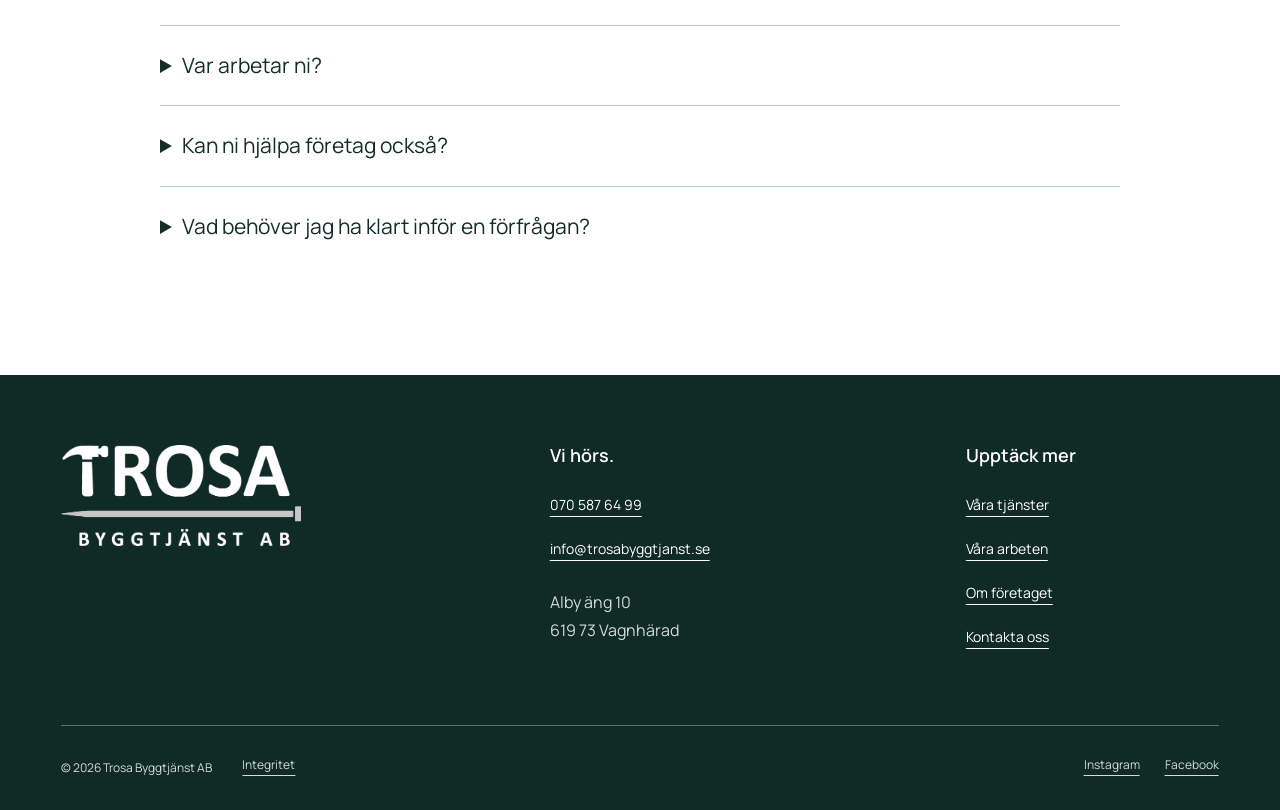
<file: kontakt.html>
<!doctype html><html lang="sv"><head><meta charset="utf-8"><meta name="viewport" content="width=device-width,initial-scale=1"><title>Kontakta oss — offertförfrågan | Trosa Byggtjänst</title><meta name="description" content="Kontakta Tobias på Trosa Byggtjänst: 070 587 64 99 eller info@trosabyggtjanst.se. Alby äng 10, Vagnhärad."><meta name="theme-color" content="#173b35"><link rel="canonical" href="https://trosa-byggtjanst.carlzzon121.chatgpt.site/kontakt.html"><meta property="og:title" content="Kontakta oss — offertförfrågan | Trosa Byggtjänst"><meta property="og:description" content="Kontakta Tobias på Trosa Byggtjänst: 070 587 64 99 eller info@trosabyggtjanst.se. Alby äng 10, Vagnhärad."><meta property="og:type" content="website"><meta property="og:locale" content="sv_SE"><meta property="og:url" content="https://trosa-byggtjanst.carlzzon121.chatgpt.site/kontakt.html"><link rel="icon" type="image/svg+xml" href="data:image/svg+xml,%3Csvg xmlns=%22http://www.w3.org/2000/svg%22 viewBox=%220 0 40 40%22%3E%3Crect width=%2240%22 height=%2240%22 fill=%22%23173b35%22/%3E%3Cpath d=%22M9 10h22v5h-8v17h-6V15H9z%22 fill=%22%23eef3ef%22/%3E%3C/svg%3E"><link rel="preload" href="assets/fonts/manrope.woff2" as="font" type="font/woff2" crossorigin><link rel="stylesheet" href="styles.css"><script defer src="script.js"></script><script type="application/ld+json">{"@context": "https://schema.org", "@type": "GeneralContractor", "name": "Trosa Byggtjänst AB", "url": "https://trosa-byggtjanst.carlzzon121.chatgpt.site", "email": "info@trosabyggtjanst.se", "telephone": "+46705876499", "address": {"@type": "PostalAddress", "streetAddress": "Alby äng 10", "postalCode": "619 73", "addressLocality": "Vagnhärad", "addressCountry": "SE"}, "foundingDate": "2019", "founder": {"@type": "Person", "name": "Tobias Taavitsainen"}, "areaServed": "Trosa kommun", "sameAs": ["https://trosabyggtjanst.se/", "https://www.instagram.com/trosabyggtjanst/"]}</script></head><body class="inner"><a href="#main" class="skip">Till innehållet</a><header class="header"><a href="index.html" class="brand" aria-label="Trosa Byggtjänst, startsida"><img src="assets/images/trosa-logo.png" width="180" height="76" alt="Trosa Byggtjänst AB"></a><button type="button" class="menu-toggle" aria-expanded="false" aria-controls="main-nav">Meny</button><nav id="main-nav" aria-label="Huvudmeny"><a href="tjanster.html" >Tjänster</a><a href="projekt.html" >Våra arbeten</a><a href="om-oss.html" >Om oss</a><a href="kontakt.html" class="button compact">Prata om ditt projekt</a></nav></header><main id="main"><section class="page-head wrap"><h1>Vi börjar med<br>ditt projekt.</h1><p class="lead">Vad vill du bygga, förändra eller förbättra?<br>Hör av dig till Tobias.</p></section><div class="contact-layout wrap"><section class="contact-details"><h2>Prata med oss.</h2><a href="tel:+46705876499" class="contact-large">070 587 64 99</a><a href="mailto:info@trosabyggtjanst.se" class="contact-mail">info@trosabyggtjanst.se</a><address><strong>Trosa Byggtjänst AB</strong><br>Alby äng 10<br>619 73 Vagnhärad</address><a href="https://www.google.com/maps/search/?api=1&query=Alby%20%C3%A4ng%2010%20Vagnh%C3%A4rad" class="text-link">Hitta adressen på kartan</a><figure><img src="assets/images/arbete-511-1080.webp" srcset="assets/images/arbete-511-640.webp 640w, assets/images/arbete-511-1080.webp 1080w" sizes="100vw" width="1080" height="810" alt="Trosa Byggtjänsts servicebilar" class="" loading="lazy" decoding="async" ><figcaption>Vi utgår från Trosa kommun.</figcaption></figure></section><section class="enquiry"><h2>Berätta lite mer.</h2><p>Formuläret öppnar ett mejlutkast. Du granskar och skickar det själv i ditt e-postprogram.</p><form id="enquiry-form"><div class="field-row"><label>Ditt namn<input name="name" autocomplete="name" required></label><label>E-post<input type="email" name="email" autocomplete="email" required></label></div><div class="field-row"><label>Telefon <span>(valfritt)</span><input name="phone" type="tel" autocomplete="tel"></label><label>Ort <span>(valfritt)</span><input name="location" autocomplete="address-level2"></label></div><label>Vad gäller det?<select name="service"><option value="">Välj typ av projekt</option><option value="renovering">Renovering & ombyggnad</option><option value="ny-och-tillbyggnad">Ny- & tillbyggnad</option><option value="bryggor-och-bathus">Bryggor & båthus</option><option value="altaner-och-snickeri">Altaner & snickeri</option><option value="annat">Ett annat byggprojekt</option></select></label><label>Din idé<textarea name="message" required rows="5" placeholder="Beskriv vad du vill göra och var. Berätta gärna om dina tankar kring tid och omfattning."></textarea></label><div class="actions"><button type="submit" class="button">Öppna mejlutkast</button><button type="button" class="copy-button">Kopiera förfrågan</button></div><p class="form-note">Inget skickas automatiskt. <a href="integritet.html" class="text-link">Så hanteras dina uppgifter</a></p><p id="form-status" role="status"></p></form></section></div><section class="faq wrap"><h2>Innan vi hörs.</h2><details><summary>Tar ni även mindre arbeten?</summary><p>Ja. Vi arbetar med allt från mindre renoveringar och specialanpassningar till större ny-, till- och ombyggnationer. Beskriv vad du behöver hjälp med.</p></details><details><summary>Var arbetar ni?</summary><p>Vi utgår från Trosa kommun, med adress i Vagnhärad. Vi tar även uppdrag på andra platser. Hör av dig och berätta var ditt projekt finns.</p></details><details><summary>Kan ni hjälpa företag också?</summary><p>Vi arbetar främst med privatkunder, men välkomnar även företag som vill anlita oss.</p></details><details><summary>Vad behöver jag ha klart inför en förfrågan?</summary><p>Börja med en beskrivning av din idé och platsen. Bilder, mått och eventuella ritningar hjälper oss att förstå uppdraget. Du kan bifoga dem i ditt mejl.</p></details></section></main><footer class="footer"><div class="footer-top"><a class="footer-brand" href="index.html"><img src="assets/images/trosa-logo.png" width="240" height="101" alt="Trosa Byggtjänst AB"></a><div><h2>Vi hörs.</h2><address><a href="tel:+46705876499" class="text-link">070 587 64 99</a><br><a href="mailto:info@trosabyggtjanst.se" class="text-link">info@trosabyggtjanst.se</a><p>Alby äng 10<br>619 73 Vagnhärad</p></address></div><div><h2>Upptäck mer</h2><nav aria-label="Sidfot"><a href="tjanster.html" class="text-link">Våra tjänster</a><a href="projekt.html" class="text-link">Våra arbeten</a><a href="om-oss.html" class="text-link">Om företaget</a><a href="kontakt.html" class="text-link">Kontakta oss</a></nav></div></div><div class="footer-bottom"><span>© 2026 Trosa Byggtjänst AB</span><a href="integritet.html" class="text-link">Integritet</a><div><a href="https://www.instagram.com/trosabyggtjanst/" class="text-link">Instagram</a><a href="https://www.facebook.com/Trosabyggtjanstab/" class="text-link">Facebook</a></div></div></footer></body></html>
</file>
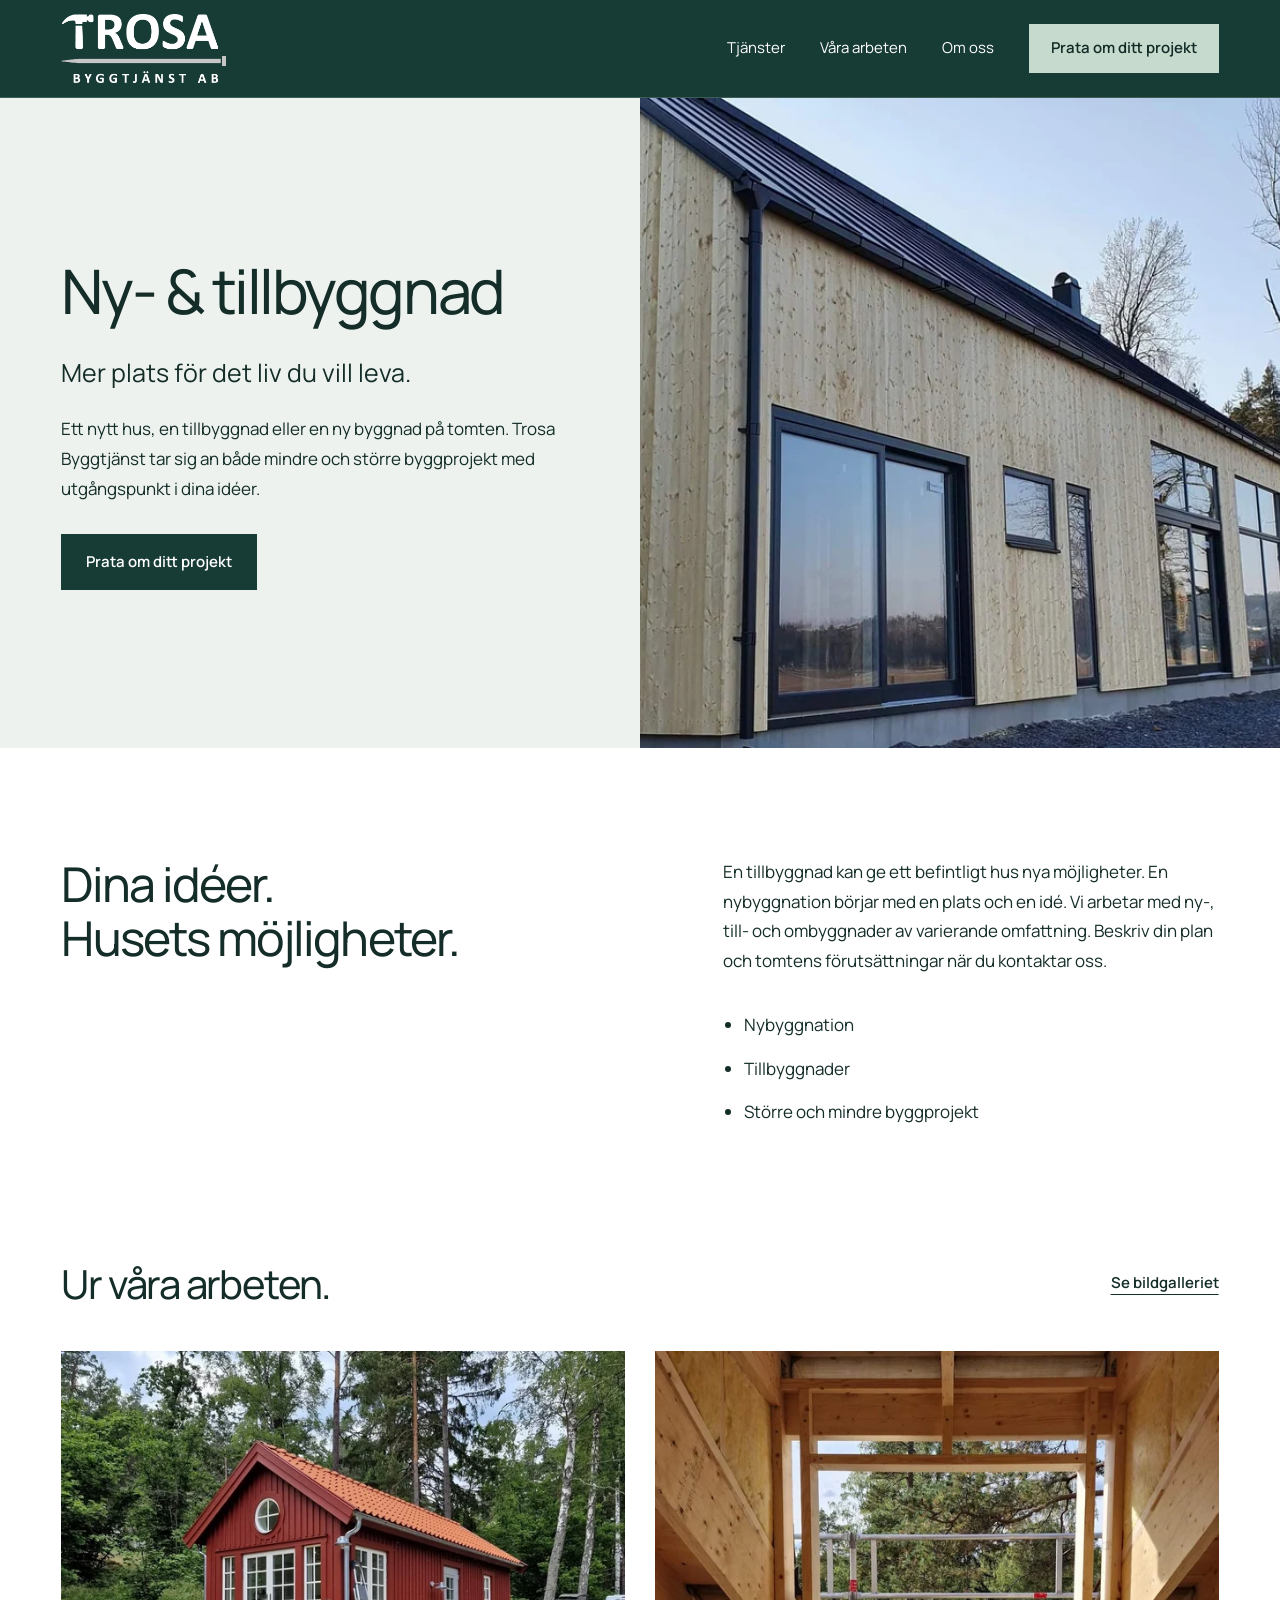
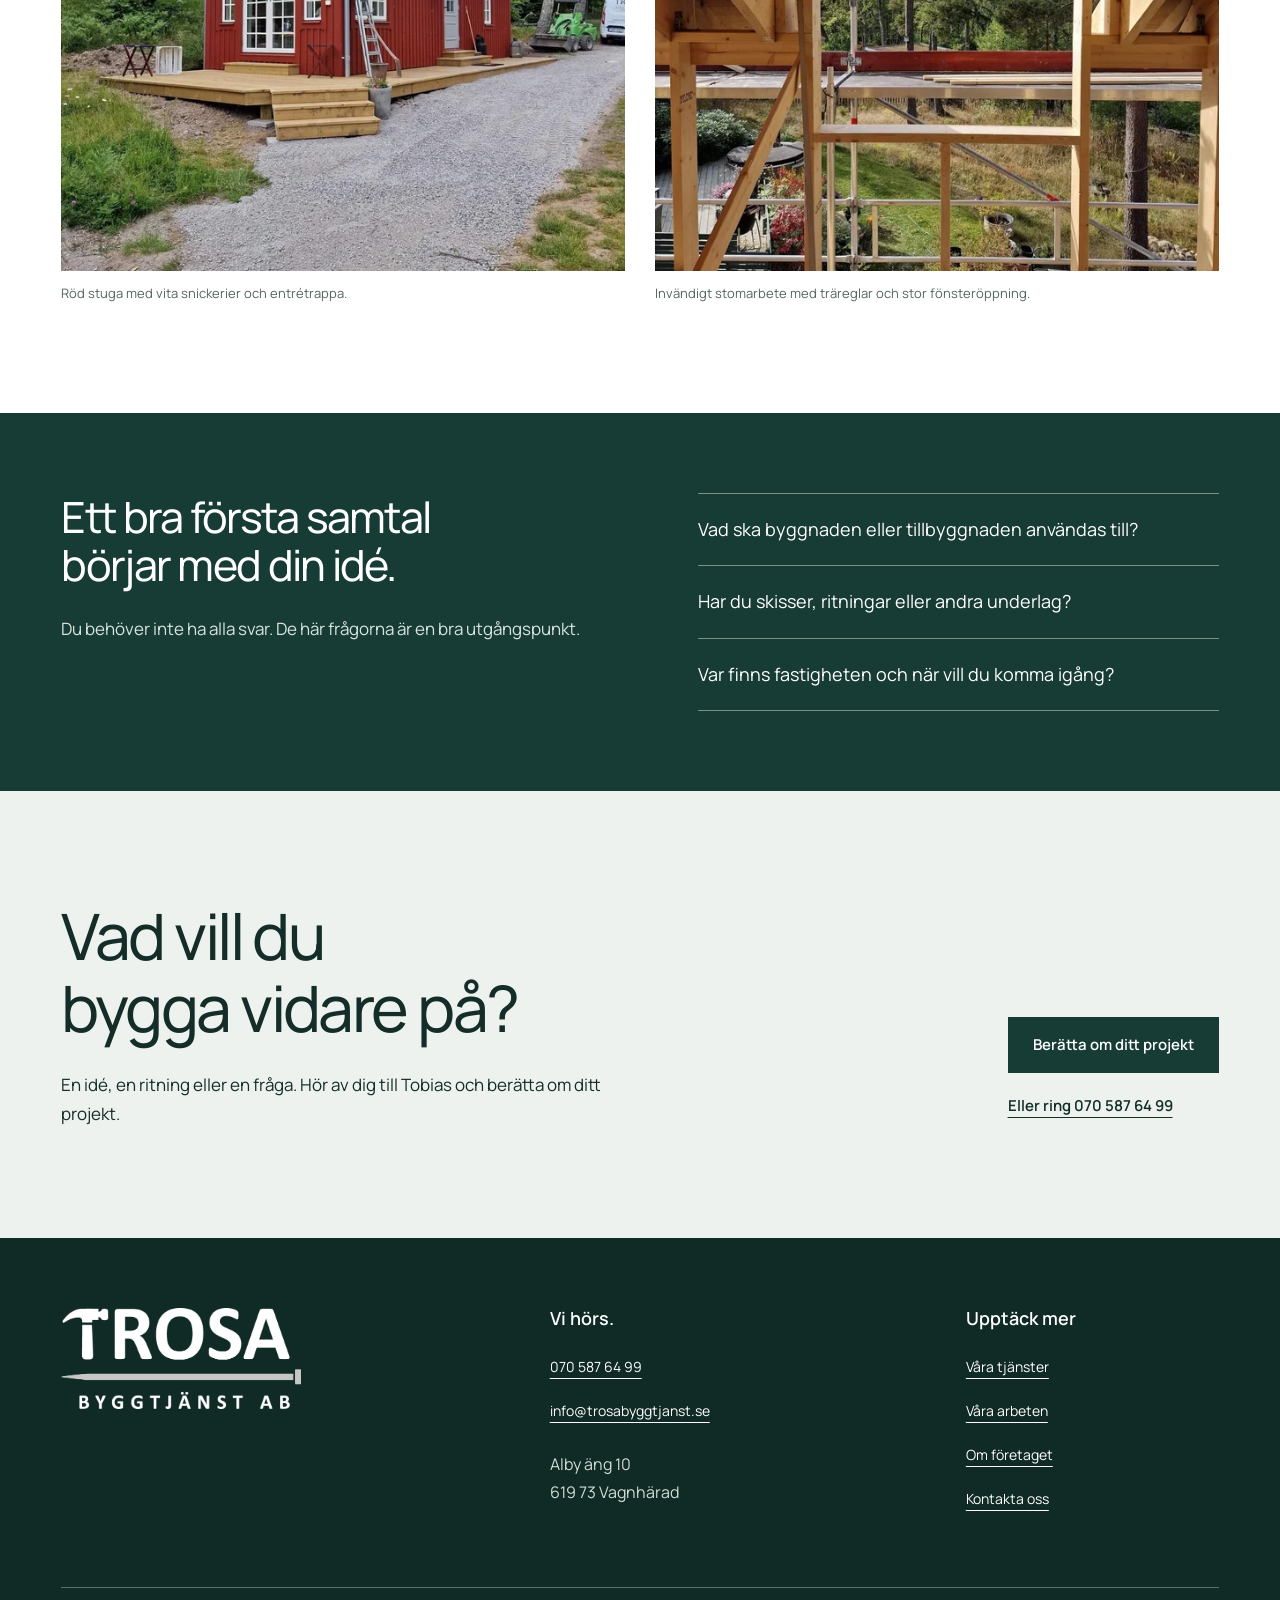
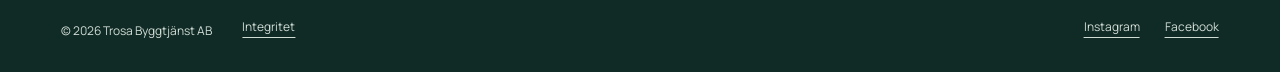
<file: ny-och-tillbyggnad.html>
<!doctype html><html lang="sv"><head><meta charset="utf-8"><meta name="viewport" content="width=device-width,initial-scale=1"><title>Ny- &amp; tillbyggnad i Trosa | Trosa Byggtjänst</title><meta name="description" content="Ett nytt hus, en tillbyggnad eller en ny byggnad på tomten. Trosa Byggtjänst tar sig an både mindre och större byggprojekt med utgångspunkt i dina idéer."><meta name="theme-color" content="#173b35"><link rel="canonical" href="https://trosa-byggtjanst.carlzzon121.chatgpt.site/ny-och-tillbyggnad.html"><meta property="og:title" content="Ny- &amp; tillbyggnad i Trosa | Trosa Byggtjänst"><meta property="og:description" content="Ett nytt hus, en tillbyggnad eller en ny byggnad på tomten. Trosa Byggtjänst tar sig an både mindre och större byggprojekt med utgångspunkt i dina idéer."><meta property="og:type" content="website"><meta property="og:locale" content="sv_SE"><meta property="og:url" content="https://trosa-byggtjanst.carlzzon121.chatgpt.site/ny-och-tillbyggnad.html"><link rel="icon" type="image/svg+xml" href="data:image/svg+xml,%3Csvg xmlns=%22http://www.w3.org/2000/svg%22 viewBox=%220 0 40 40%22%3E%3Crect width=%2240%22 height=%2240%22 fill=%22%23173b35%22/%3E%3Cpath d=%22M9 10h22v5h-8v17h-6V15H9z%22 fill=%22%23eef3ef%22/%3E%3C/svg%3E"><link rel="preload" href="assets/fonts/manrope.woff2" as="font" type="font/woff2" crossorigin><link rel="stylesheet" href="styles.css"><script defer src="script.js"></script><script type="application/ld+json">{"@context": "https://schema.org", "@type": "GeneralContractor", "name": "Trosa Byggtjänst AB", "url": "https://trosa-byggtjanst.carlzzon121.chatgpt.site", "email": "info@trosabyggtjanst.se", "telephone": "+46705876499", "address": {"@type": "PostalAddress", "streetAddress": "Alby äng 10", "postalCode": "619 73", "addressLocality": "Vagnhärad", "addressCountry": "SE"}, "foundingDate": "2019", "founder": {"@type": "Person", "name": "Tobias Taavitsainen"}, "areaServed": "Trosa kommun", "sameAs": ["https://trosabyggtjanst.se/", "https://www.instagram.com/trosabyggtjanst/"]}</script></head><body class="inner"><a href="#main" class="skip">Till innehållet</a><header class="header"><a href="index.html" class="brand" aria-label="Trosa Byggtjänst, startsida"><img src="assets/images/trosa-logo.png" width="180" height="76" alt="Trosa Byggtjänst AB"></a><button type="button" class="menu-toggle" aria-expanded="false" aria-controls="main-nav">Meny</button><nav id="main-nav" aria-label="Huvudmeny"><a href="tjanster.html" >Tjänster</a><a href="projekt.html" >Våra arbeten</a><a href="om-oss.html" >Om oss</a><a href="kontakt.html" class="button compact">Prata om ditt projekt</a></nav></header><main id="main"><section class="service-hero"><div><h1>Ny- & tillbyggnad</h1><p class="lead">Mer plats för det liv du vill leva.</p><p>Ett nytt hus, en tillbyggnad eller en ny byggnad på tomten. Trosa Byggtjänst tar sig an både mindre och större byggprojekt med utgångspunkt i dina idéer.</p><a href="kontakt.html?intresse=ny-och-tillbyggnad" class="button">Prata om ditt projekt</a></div><img src="assets/images/arbete-505-2048.webp" srcset="assets/images/arbete-505-640.webp 640w, assets/images/arbete-505-1280.webp 1280w, assets/images/arbete-505-2048.webp 2048w" sizes="(max-width:700px) 110vw, 60vw" width="2048" height="969" alt="Träfasad med stora fönster och svarta plåtdetaljer" class="" loading="eager" decoding="async" fetchpriority=high></section><section class="service-detail wrap"><h2>Dina idéer.<br>Husets möjligheter.</h2><div><p>En tillbyggnad kan ge ett befintligt hus nya möjligheter. En nybyggnation börjar med en plats och en idé. Vi arbetar med ny-, till- och ombyggnader av varierande omfattning. Beskriv din plan och tomtens förutsättningar när du kontaktar oss.</p><ul><li>Nybyggnation</li><li>Tillbyggnader</li><li>Större och mindre byggprojekt</li></ul></div></section><section class="service-pictures wrap"><div class="section-heading"><h2>Ur våra arbeten.</h2><a href="projekt.html" class="text-link">Se bildgalleriet</a></div><div class="picture-pair"><figure><img src="assets/images/arbete-496-1532.webp" srcset="assets/images/arbete-496-640.webp 640w, assets/images/arbete-496-1280.webp 1280w, assets/images/arbete-496-1532.webp 1532w" sizes="(max-width:700px) 100vw, 50vw" width="1532" height="2048" alt="Röd stuga med vita snickerier och entrétrappa" class="" loading="lazy" decoding="async" ><figcaption>Röd stuga med vita snickerier och entrétrappa.</figcaption></figure><figure><img src="assets/images/arbete-508-1532.webp" srcset="assets/images/arbete-508-640.webp 640w, assets/images/arbete-508-1280.webp 1280w, assets/images/arbete-508-1532.webp 1532w" sizes="(max-width:700px) 100vw, 50vw" width="1532" height="2048" alt="Invändigt stomarbete med träreglar och stor fönsteröppning" class="" loading="lazy" decoding="async" ><figcaption>Invändigt stomarbete med träreglar och stor fönsteröppning.</figcaption></figure></div></section><section class="prepare"><div><h2>Ett bra första samtal<br>börjar med din idé.</h2><p>Du behöver inte ha alla svar. De här frågorna är en bra utgångspunkt.</p></div><ul><li>Vad ska byggnaden eller tillbyggnaden användas till?</li><li>Har du skisser, ritningar eller andra underlag?</li><li>Var finns fastigheten och när vill du komma igång?</li></ul></section><section class="closing"><div><h2>Vad vill du<br>bygga vidare på?</h2><p>En idé, en ritning eller en fråga. Hör av dig till Tobias och berätta om ditt projekt.</p></div><div class="closing-actions"><a href="kontakt.html" class="button">Berätta om ditt projekt</a><a href="tel:+46705876499" class="text-link">Eller ring 070 587 64 99</a></div></section></main><footer class="footer"><div class="footer-top"><a class="footer-brand" href="index.html"><img src="assets/images/trosa-logo.png" width="240" height="101" alt="Trosa Byggtjänst AB"></a><div><h2>Vi hörs.</h2><address><a href="tel:+46705876499" class="text-link">070 587 64 99</a><br><a href="mailto:info@trosabyggtjanst.se" class="text-link">info@trosabyggtjanst.se</a><p>Alby äng 10<br>619 73 Vagnhärad</p></address></div><div><h2>Upptäck mer</h2><nav aria-label="Sidfot"><a href="tjanster.html" class="text-link">Våra tjänster</a><a href="projekt.html" class="text-link">Våra arbeten</a><a href="om-oss.html" class="text-link">Om företaget</a><a href="kontakt.html" class="text-link">Kontakta oss</a></nav></div></div><div class="footer-bottom"><span>© 2026 Trosa Byggtjänst AB</span><a href="integritet.html" class="text-link">Integritet</a><div><a href="https://www.instagram.com/trosabyggtjanst/" class="text-link">Instagram</a><a href="https://www.facebook.com/Trosabyggtjanstab/" class="text-link">Facebook</a></div></div></footer></body></html>
</file>
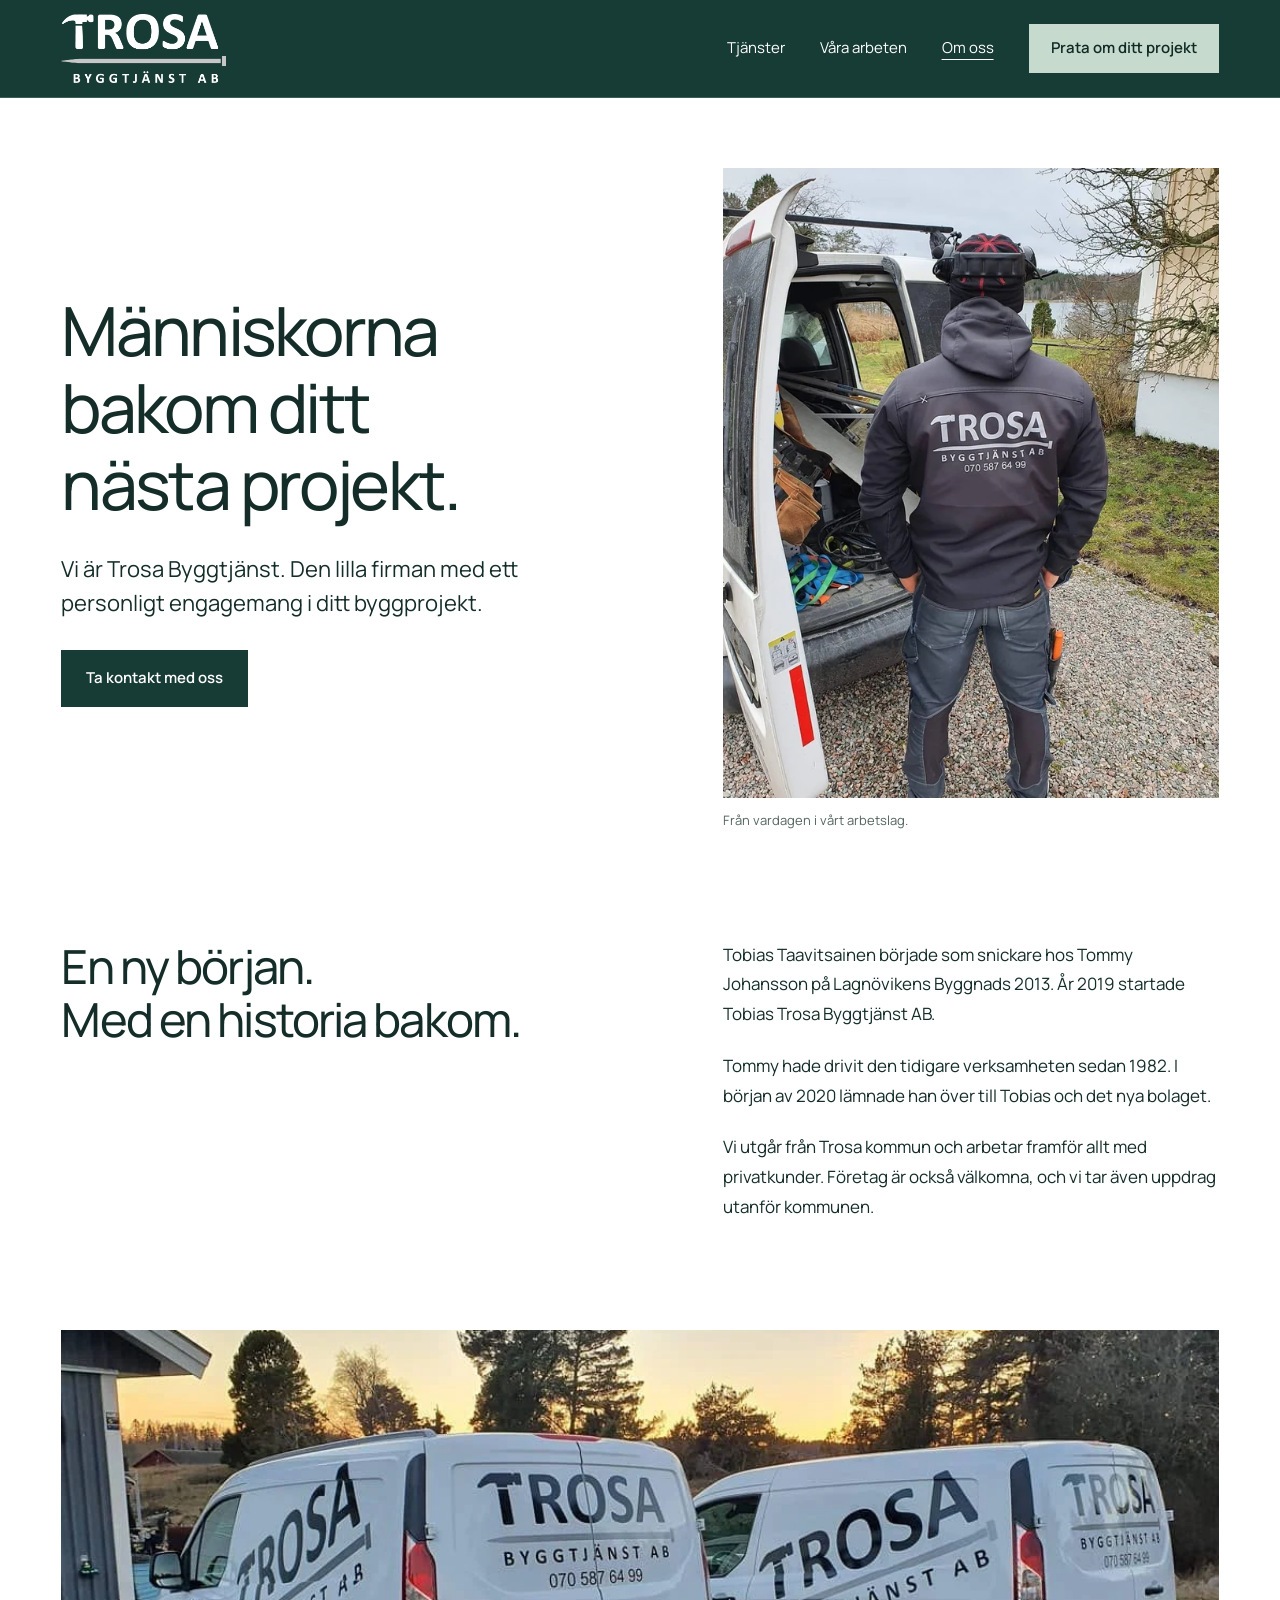
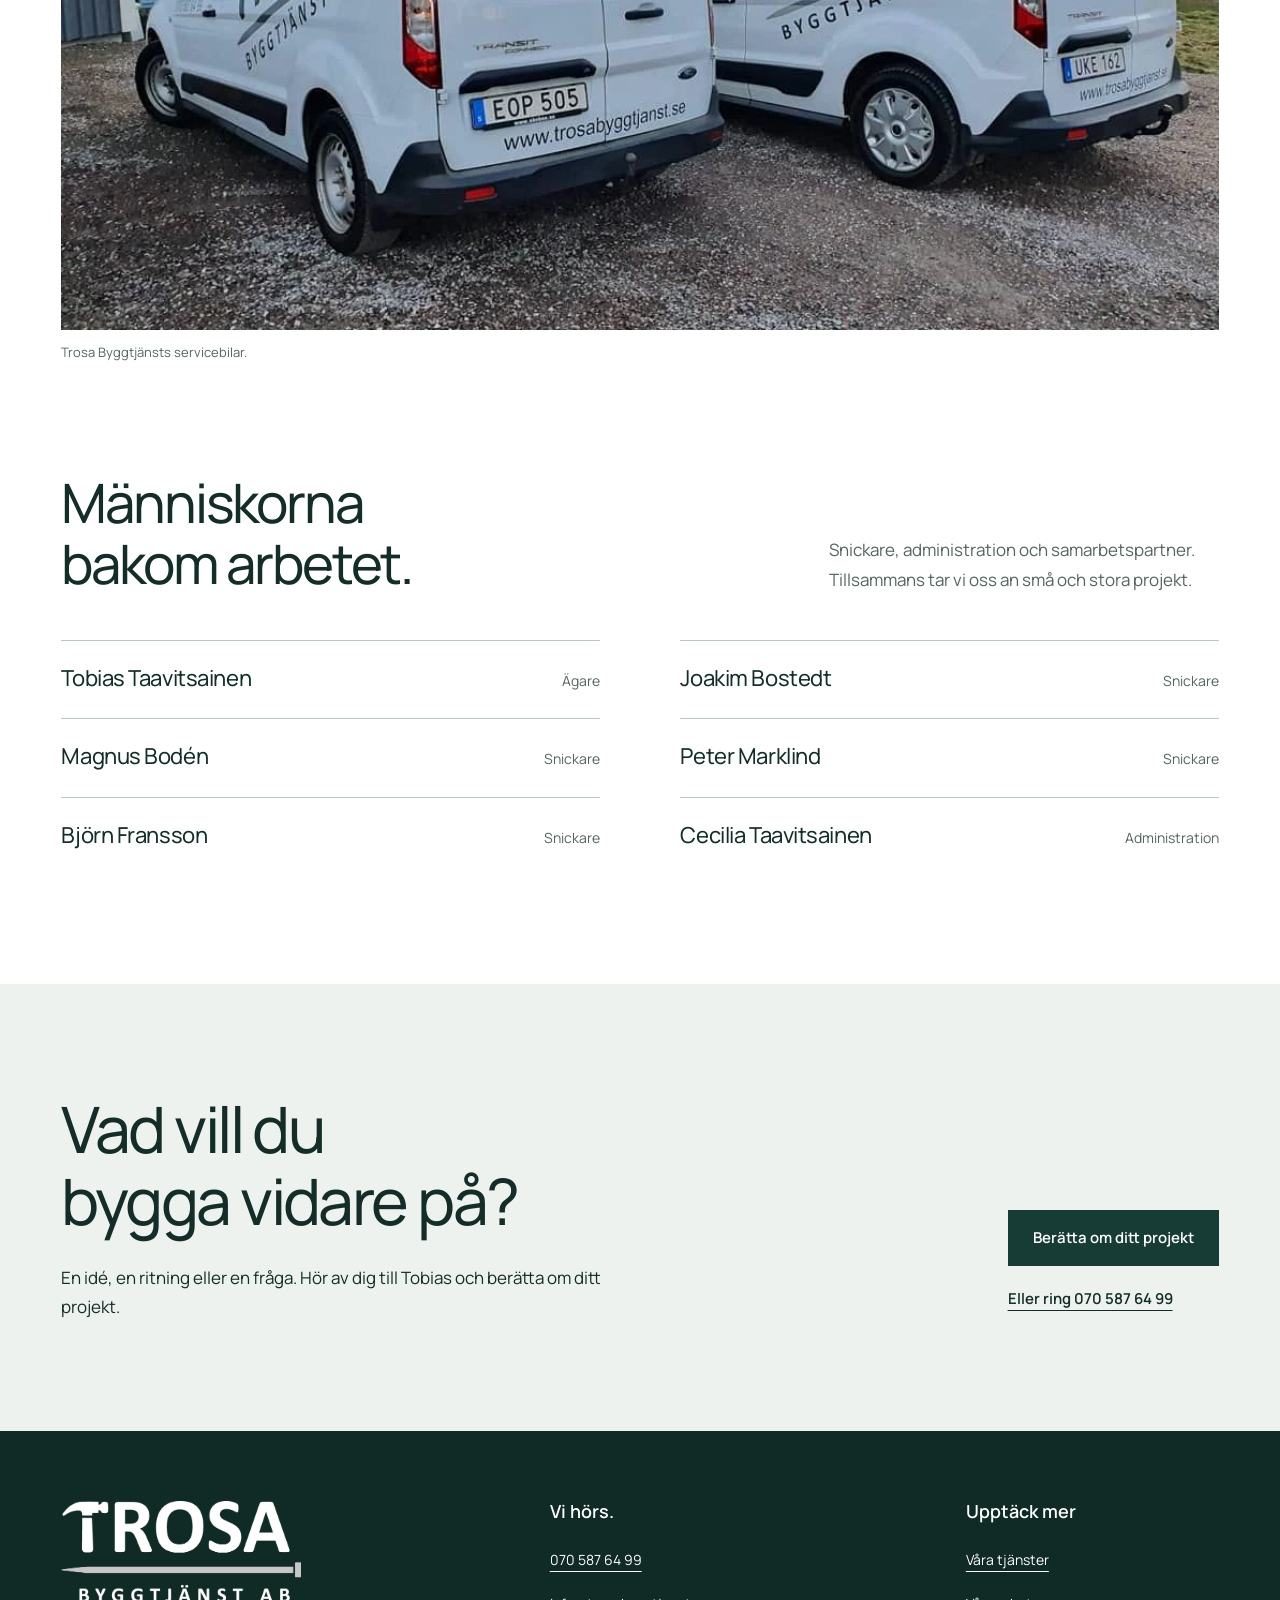
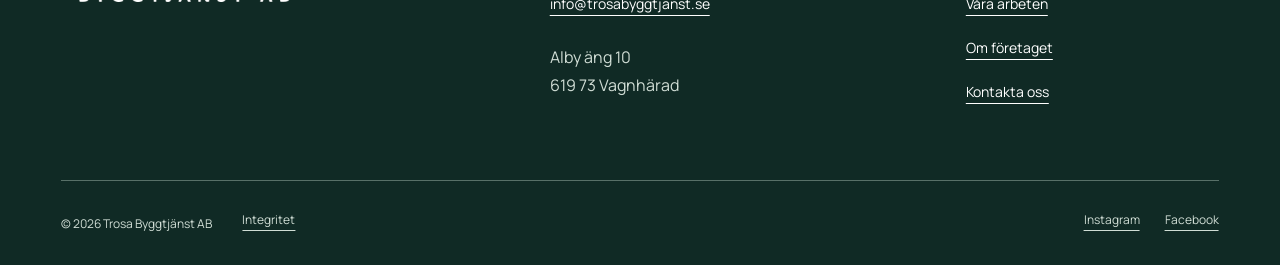
<file: om-oss.html>
<!doctype html><html lang="sv"><head><meta charset="utf-8"><meta name="viewport" content="width=device-width,initial-scale=1"><title>Om oss — Tobias &amp; arbetslaget | Trosa Byggtjänst</title><meta name="description" content="Lär känna Trosa Byggtjänst AB, grundat 2019 av Tobias Taavitsainen. En lokal byggfirma med bas i Vagnhärad."><meta name="theme-color" content="#173b35"><link rel="canonical" href="https://trosa-byggtjanst.carlzzon121.chatgpt.site/om-oss.html"><meta property="og:title" content="Om oss — Tobias &amp; arbetslaget | Trosa Byggtjänst"><meta property="og:description" content="Lär känna Trosa Byggtjänst AB, grundat 2019 av Tobias Taavitsainen. En lokal byggfirma med bas i Vagnhärad."><meta property="og:type" content="website"><meta property="og:locale" content="sv_SE"><meta property="og:url" content="https://trosa-byggtjanst.carlzzon121.chatgpt.site/om-oss.html"><link rel="icon" type="image/svg+xml" href="data:image/svg+xml,%3Csvg xmlns=%22http://www.w3.org/2000/svg%22 viewBox=%220 0 40 40%22%3E%3Crect width=%2240%22 height=%2240%22 fill=%22%23173b35%22/%3E%3Cpath d=%22M9 10h22v5h-8v17h-6V15H9z%22 fill=%22%23eef3ef%22/%3E%3C/svg%3E"><link rel="preload" href="assets/fonts/manrope.woff2" as="font" type="font/woff2" crossorigin><link rel="stylesheet" href="styles.css"><script defer src="script.js"></script><script type="application/ld+json">{"@context": "https://schema.org", "@type": "GeneralContractor", "name": "Trosa Byggtjänst AB", "url": "https://trosa-byggtjanst.carlzzon121.chatgpt.site", "email": "info@trosabyggtjanst.se", "telephone": "+46705876499", "address": {"@type": "PostalAddress", "streetAddress": "Alby äng 10", "postalCode": "619 73", "addressLocality": "Vagnhärad", "addressCountry": "SE"}, "foundingDate": "2019", "founder": {"@type": "Person", "name": "Tobias Taavitsainen"}, "areaServed": "Trosa kommun", "sameAs": ["https://trosabyggtjanst.se/", "https://www.instagram.com/trosabyggtjanst/"]}</script></head><body class="inner"><a href="#main" class="skip">Till innehållet</a><header class="header"><a href="index.html" class="brand" aria-label="Trosa Byggtjänst, startsida"><img src="assets/images/trosa-logo.png" width="180" height="76" alt="Trosa Byggtjänst AB"></a><button type="button" class="menu-toggle" aria-expanded="false" aria-controls="main-nav">Meny</button><nav id="main-nav" aria-label="Huvudmeny"><a href="tjanster.html" >Tjänster</a><a href="projekt.html" >Våra arbeten</a><a href="om-oss.html" aria-current=page>Om oss</a><a href="kontakt.html" class="button compact">Prata om ditt projekt</a></nav></header><main id="main"><section class="about-hero wrap"><div><h1>Människorna<br>bakom ditt<br>nästa projekt.</h1><p class="lead">Vi är Trosa Byggtjänst. Den lilla firman med ett personligt engagemang i ditt byggprojekt.</p><a href="kontakt.html" class="button">Ta kontakt med oss</a></div><figure><img src="assets/images/arbete-512-1080.webp" srcset="assets/images/arbete-512-640.webp 640w, assets/images/arbete-512-1080.webp 1080w" sizes="(max-width:700px) 100vw, 45vw" width="1080" height="1350" alt="Medarbetare i Trosa Byggtjänsts arbetskläder vid en servicebil" class="" loading="eager" decoding="async" fetchpriority=high><figcaption>Från vardagen i vårt arbetslag.</figcaption></figure></section><section class="history wrap"><h2>En ny början.<br>Med en historia bakom.</h2><div><p>Tobias Taavitsainen började som snickare hos Tommy Johansson på Lagnövikens Byggnads 2013. År 2019 startade Tobias Trosa Byggtjänst AB.</p><p>Tommy hade drivit den tidigare verksamheten sedan 1982. I början av 2020 lämnade han över till Tobias och det nya bolaget.</p><p>Vi utgår från Trosa kommun och arbetar framför allt med privatkunder. Företag är också välkomna, och vi tar även uppdrag utanför kommunen.</p></div></section><figure class="team-photo wrap"><img src="assets/images/arbete-511-1080.webp" srcset="assets/images/arbete-511-640.webp 640w, assets/images/arbete-511-1080.webp 1080w" sizes="100vw" width="1080" height="810" alt="Trosa Byggtjänsts servicebilar" class="" loading="lazy" decoding="async" ><figcaption>Trosa Byggtjänsts servicebilar.</figcaption></figure><section class="team wrap"><div class="section-heading"><h2>Människorna<br>bakom arbetet.</h2><p>Snickare, administration och samarbetspartner. Tillsammans tar vi oss an små och stora projekt.</p></div><div class="team-list"><div><h3>Tobias Taavitsainen</h3><p>Ägare</p></div><div><h3>Joakim Bostedt</h3><p>Snickare</p></div><div><h3>Magnus Bodén</h3><p>Snickare</p></div><div><h3>Peter Marklind</h3><p>Snickare</p></div><div><h3>Björn Fransson</h3><p>Snickare</p></div><div><h3>Cecilia Taavitsainen</h3><p>Administration</p></div></div></section><section class="closing"><div><h2>Vad vill du<br>bygga vidare på?</h2><p>En idé, en ritning eller en fråga. Hör av dig till Tobias och berätta om ditt projekt.</p></div><div class="closing-actions"><a href="kontakt.html" class="button">Berätta om ditt projekt</a><a href="tel:+46705876499" class="text-link">Eller ring 070 587 64 99</a></div></section></main><footer class="footer"><div class="footer-top"><a class="footer-brand" href="index.html"><img src="assets/images/trosa-logo.png" width="240" height="101" alt="Trosa Byggtjänst AB"></a><div><h2>Vi hörs.</h2><address><a href="tel:+46705876499" class="text-link">070 587 64 99</a><br><a href="mailto:info@trosabyggtjanst.se" class="text-link">info@trosabyggtjanst.se</a><p>Alby äng 10<br>619 73 Vagnhärad</p></address></div><div><h2>Upptäck mer</h2><nav aria-label="Sidfot"><a href="tjanster.html" class="text-link">Våra tjänster</a><a href="projekt.html" class="text-link">Våra arbeten</a><a href="om-oss.html" class="text-link">Om företaget</a><a href="kontakt.html" class="text-link">Kontakta oss</a></nav></div></div><div class="footer-bottom"><span>© 2026 Trosa Byggtjänst AB</span><a href="integritet.html" class="text-link">Integritet</a><div><a href="https://www.instagram.com/trosabyggtjanst/" class="text-link">Instagram</a><a href="https://www.facebook.com/Trosabyggtjanstab/" class="text-link">Facebook</a></div></div></footer></body></html>
</file>
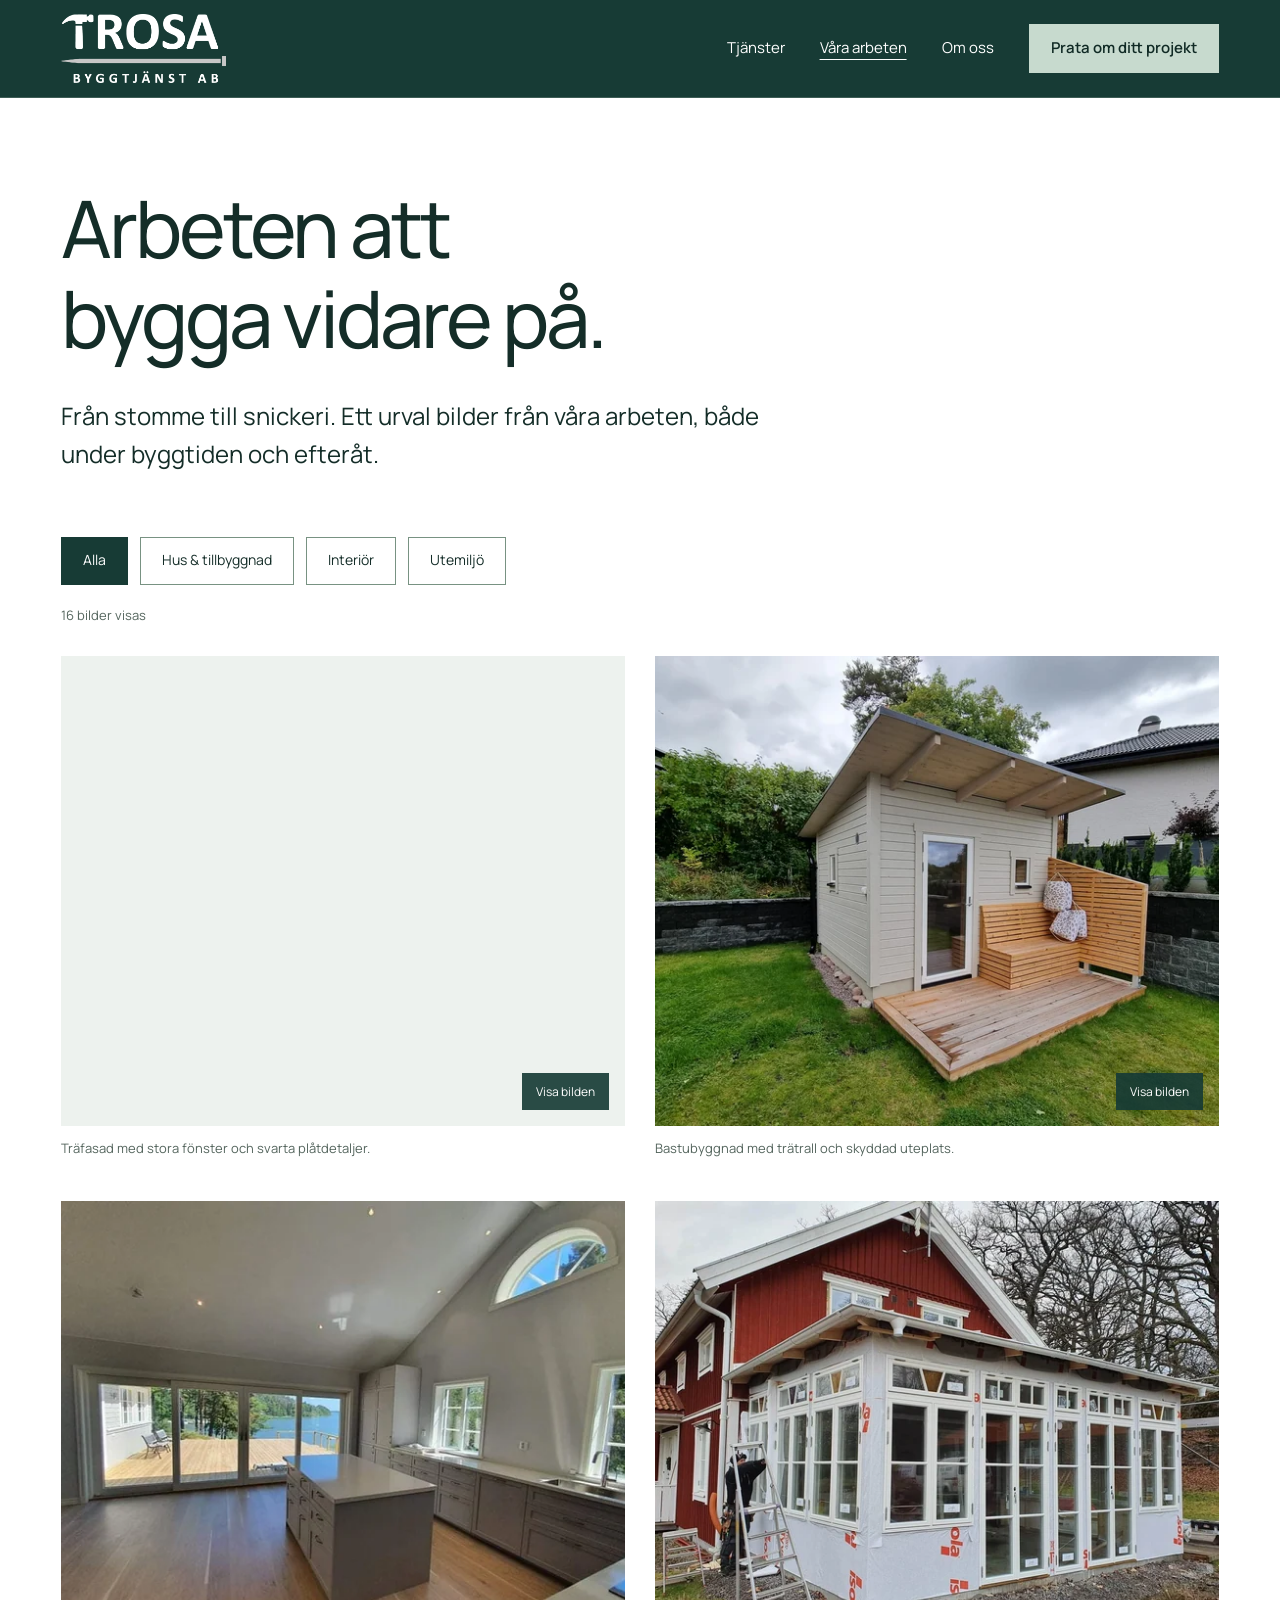
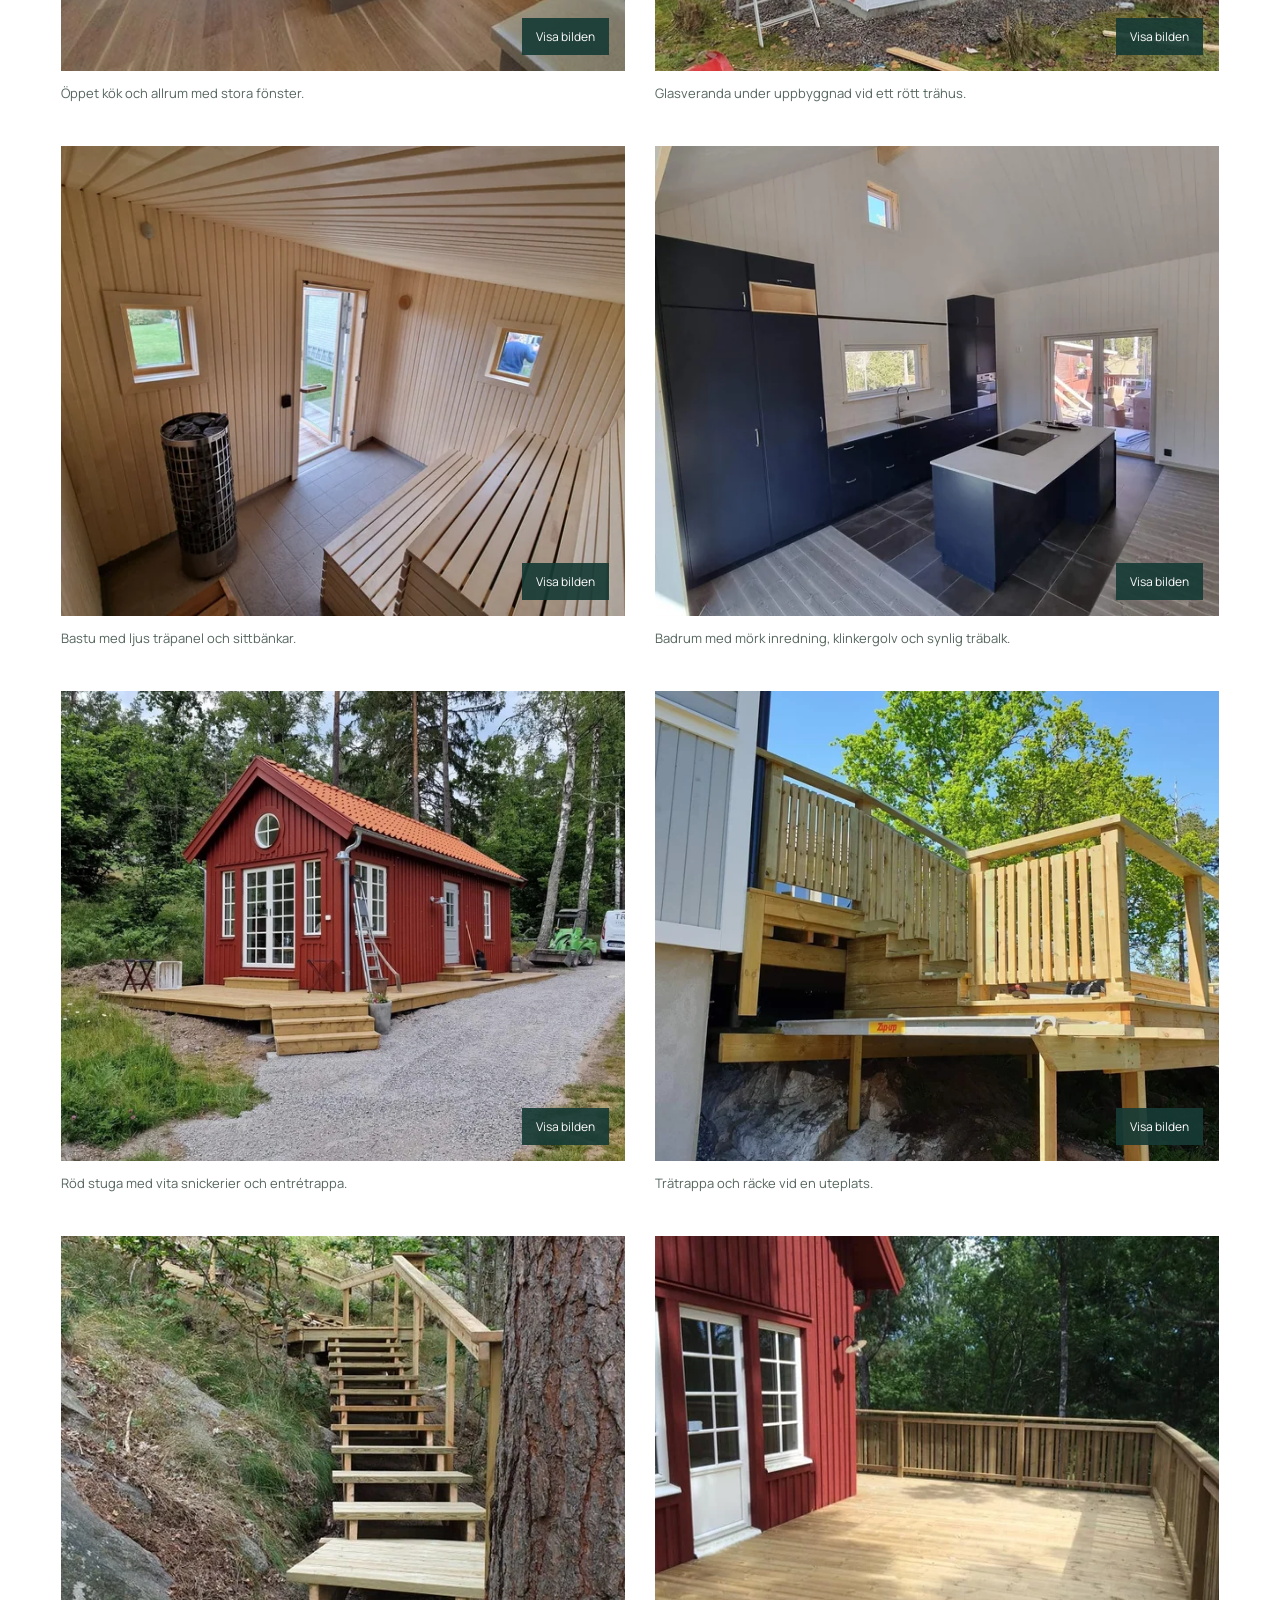
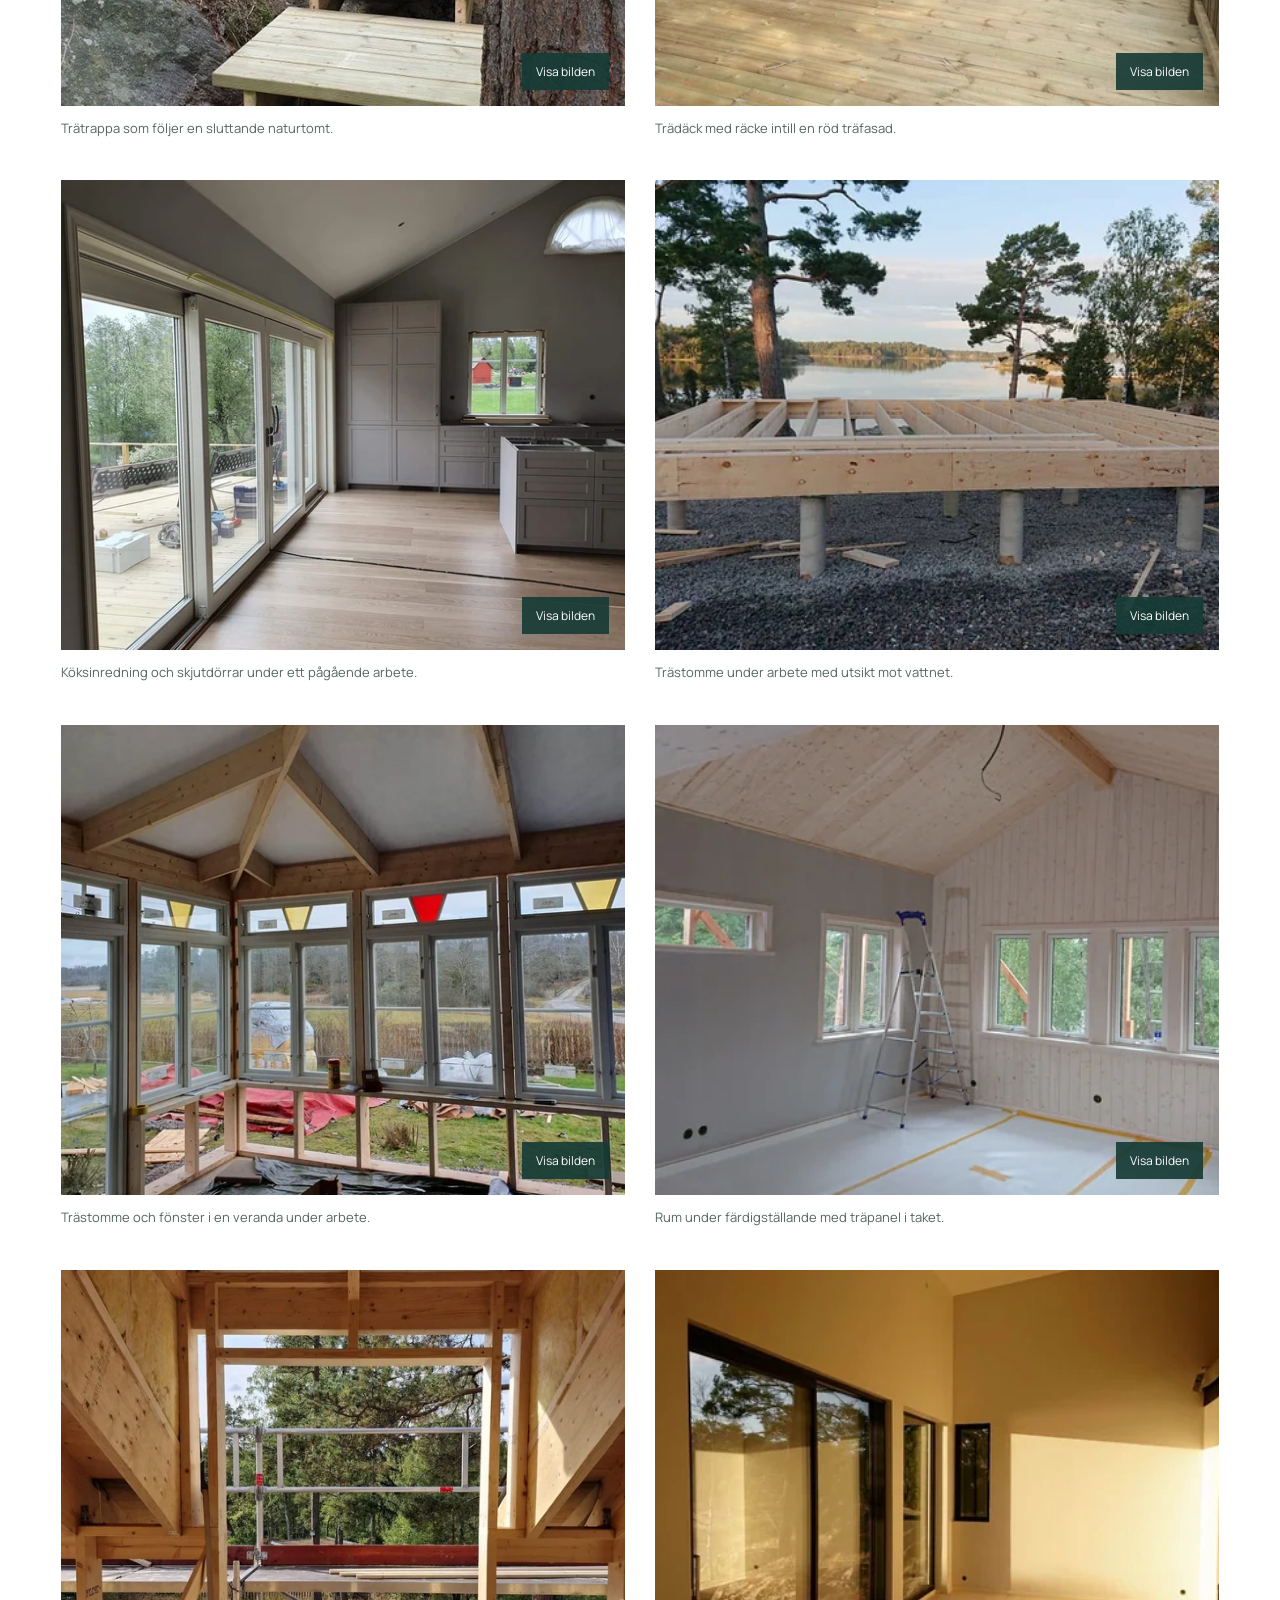
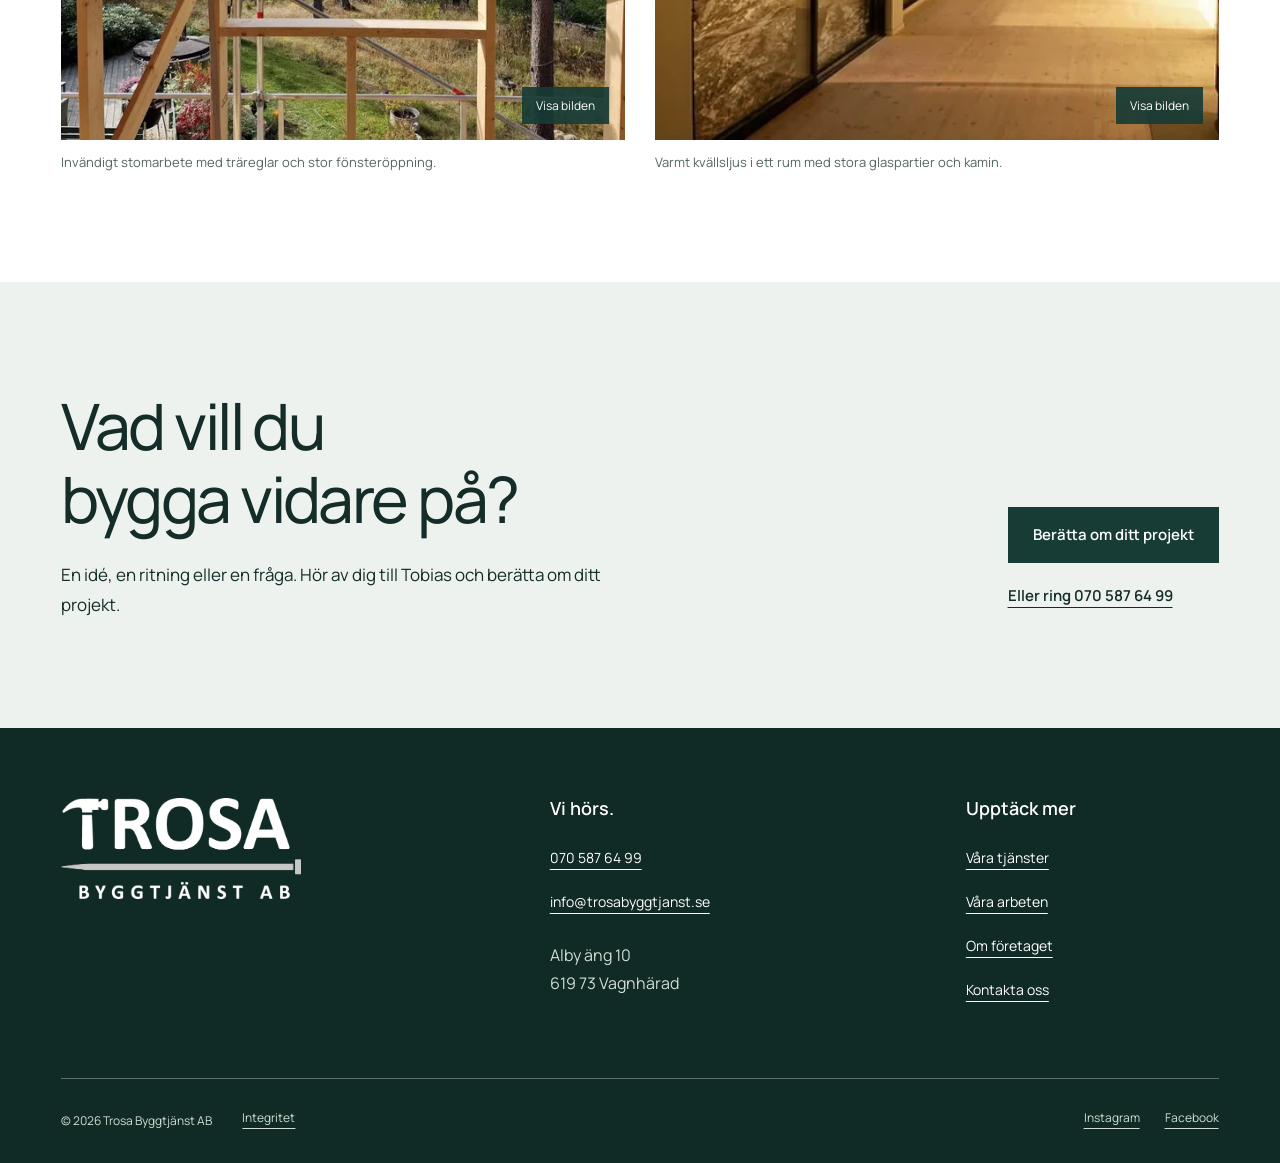
<file: projekt.html>
<!doctype html><html lang="sv"><head><meta charset="utf-8"><meta name="viewport" content="width=device-width,initial-scale=1"><title>Våra arbeten i bilder | Trosa Byggtjänst</title><meta name="description" content="Se Trosa Byggtjänsts egna bilder från hus, tillbyggnader, snickeri, interiörer och utemiljöer."><meta name="theme-color" content="#173b35"><link rel="canonical" href="https://trosa-byggtjanst.carlzzon121.chatgpt.site/projekt.html"><meta property="og:title" content="Våra arbeten i bilder | Trosa Byggtjänst"><meta property="og:description" content="Se Trosa Byggtjänsts egna bilder från hus, tillbyggnader, snickeri, interiörer och utemiljöer."><meta property="og:type" content="website"><meta property="og:locale" content="sv_SE"><meta property="og:url" content="https://trosa-byggtjanst.carlzzon121.chatgpt.site/projekt.html"><link rel="icon" type="image/svg+xml" href="data:image/svg+xml,%3Csvg xmlns=%22http://www.w3.org/2000/svg%22 viewBox=%220 0 40 40%22%3E%3Crect width=%2240%22 height=%2240%22 fill=%22%23173b35%22/%3E%3Cpath d=%22M9 10h22v5h-8v17h-6V15H9z%22 fill=%22%23eef3ef%22/%3E%3C/svg%3E"><link rel="preload" href="assets/fonts/manrope.woff2" as="font" type="font/woff2" crossorigin><link rel="stylesheet" href="styles.css"><script defer src="script.js"></script><script type="application/ld+json">{"@context": "https://schema.org", "@type": "GeneralContractor", "name": "Trosa Byggtjänst AB", "url": "https://trosa-byggtjanst.carlzzon121.chatgpt.site", "email": "info@trosabyggtjanst.se", "telephone": "+46705876499", "address": {"@type": "PostalAddress", "streetAddress": "Alby äng 10", "postalCode": "619 73", "addressLocality": "Vagnhärad", "addressCountry": "SE"}, "foundingDate": "2019", "founder": {"@type": "Person", "name": "Tobias Taavitsainen"}, "areaServed": "Trosa kommun", "sameAs": ["https://trosabyggtjanst.se/", "https://www.instagram.com/trosabyggtjanst/"]}</script></head><body class="inner"><a href="#main" class="skip">Till innehållet</a><header class="header"><a href="index.html" class="brand" aria-label="Trosa Byggtjänst, startsida"><img src="assets/images/trosa-logo.png" width="180" height="76" alt="Trosa Byggtjänst AB"></a><button type="button" class="menu-toggle" aria-expanded="false" aria-controls="main-nav">Meny</button><nav id="main-nav" aria-label="Huvudmeny"><a href="tjanster.html" >Tjänster</a><a href="projekt.html" aria-current=page>Våra arbeten</a><a href="om-oss.html" >Om oss</a><a href="kontakt.html" class="button compact">Prata om ditt projekt</a></nav></header><main id="main"><section class="page-head wrap"><h1>Arbeten att<br>bygga vidare på.</h1><p class="lead">Från stomme till snickeri. Ett urval bilder från våra arbeten, både under byggtiden och efteråt.</p></section><section class="gallery-section wrap" aria-label="Projektbilder"><div class="filters" role="group" aria-label="Filtrera bilder"><button type="button" data-filter="Alla" aria-pressed="true">Alla</button><button type="button" data-filter="Hus & tillbyggnad" aria-pressed="false">Hus & tillbyggnad</button><button type="button" data-filter="Interiör" aria-pressed="false">Interiör</button><button type="button" data-filter="Utemiljö" aria-pressed="false">Utemiljö</button></div><p class="filter-status" aria-live="polite">16 bilder visas</p><div class="gallery-grid"><figure id="bild-505" class="gallery-item" data-category="Hus & tillbyggnad"><button type="button" class="gallery-open" data-full="assets/images/arbete-505-2048.webp" data-caption="Träfasad med stora fönster och svarta plåtdetaljer" aria-label="Öppna bild: Träfasad med stora fönster och svarta plåtdetaljer"><img src="assets/images/arbete-505-2048.webp" srcset="assets/images/arbete-505-640.webp 640w, assets/images/arbete-505-1280.webp 1280w, assets/images/arbete-505-2048.webp 2048w" sizes="(max-width:700px) 100vw, 50vw" width="2048" height="969" alt="Träfasad med stora fönster och svarta plåtdetaljer" class="" loading="lazy" decoding="async" ><span>Visa bilden</span></button><figcaption>Träfasad med stora fönster och svarta plåtdetaljer.</figcaption></figure><figure id="bild-498" class="gallery-item" data-category="Utemiljö"><button type="button" class="gallery-open" data-full="assets/images/arbete-498-2400.webp" data-caption="Bastubyggnad med trätrall och skyddad uteplats" aria-label="Öppna bild: Bastubyggnad med trätrall och skyddad uteplats"><img src="assets/images/arbete-498-2400.webp" srcset="assets/images/arbete-498-640.webp 640w, assets/images/arbete-498-1280.webp 1280w, assets/images/arbete-498-2400.webp 2400w" sizes="(max-width:700px) 100vw, 50vw" width="2400" height="1800" alt="Bastubyggnad med trätrall och skyddad uteplats" class="" loading="lazy" decoding="async" ><span>Visa bilden</span></button><figcaption>Bastubyggnad med trätrall och skyddad uteplats.</figcaption></figure><figure id="bild-507" class="gallery-item" data-category="Interiör"><button type="button" class="gallery-open" data-full="assets/images/arbete-507-960.webp" data-caption="Öppet kök och allrum med stora fönster" aria-label="Öppna bild: Öppet kök och allrum med stora fönster"><img src="assets/images/arbete-507-960.webp" srcset="assets/images/arbete-507-640.webp 640w, assets/images/arbete-507-960.webp 960w" sizes="(max-width:700px) 100vw, 50vw" width="960" height="720" alt="Öppet kök och allrum med stora fönster" class="" loading="lazy" decoding="async" ><span>Visa bilden</span></button><figcaption>Öppet kök och allrum med stora fönster.</figcaption></figure><figure id="bild-344" class="gallery-item" data-category="Hus & tillbyggnad"><button type="button" class="gallery-open" data-full="assets/images/arbete-344-1440.webp" data-caption="Glasveranda under uppbyggnad vid ett rött trähus" aria-label="Öppna bild: Glasveranda under uppbyggnad vid ett rött trähus"><img src="assets/images/arbete-344-1440.webp" srcset="assets/images/arbete-344-640.webp 640w, assets/images/arbete-344-1280.webp 1280w, assets/images/arbete-344-1440.webp 1440w" sizes="(max-width:700px) 100vw, 50vw" width="1440" height="1080" alt="Glasveranda under uppbyggnad vid ett rött trähus" class="" loading="lazy" decoding="async" ><span>Visa bilden</span></button><figcaption>Glasveranda under uppbyggnad vid ett rött trähus.</figcaption></figure><figure id="bild-499" class="gallery-item" data-category="Interiör"><button type="button" class="gallery-open" data-full="assets/images/arbete-499-2400.webp" data-caption="Bastu med ljus träpanel och sittbänkar" aria-label="Öppna bild: Bastu med ljus träpanel och sittbänkar"><img src="assets/images/arbete-499-2400.webp" srcset="assets/images/arbete-499-640.webp 640w, assets/images/arbete-499-1280.webp 1280w, assets/images/arbete-499-2400.webp 2400w" sizes="(max-width:700px) 100vw, 50vw" width="2400" height="1800" alt="Bastu med ljus träpanel och sittbänkar" class="" loading="lazy" decoding="async" ><span>Visa bilden</span></button><figcaption>Bastu med ljus träpanel och sittbänkar.</figcaption></figure><figure id="bild-501" class="gallery-item" data-category="Interiör"><button type="button" class="gallery-open" data-full="assets/images/arbete-501-1536.webp" data-caption="Badrum med mörk inredning, klinkergolv och synlig träbalk" aria-label="Öppna bild: Badrum med mörk inredning, klinkergolv och synlig träbalk"><img src="assets/images/arbete-501-1536.webp" srcset="assets/images/arbete-501-640.webp 640w, assets/images/arbete-501-1280.webp 1280w, assets/images/arbete-501-1536.webp 1536w" sizes="(max-width:700px) 100vw, 50vw" width="1536" height="2048" alt="Badrum med mörk inredning, klinkergolv och synlig träbalk" class="" loading="lazy" decoding="async" ><span>Visa bilden</span></button><figcaption>Badrum med mörk inredning, klinkergolv och synlig träbalk.</figcaption></figure><figure id="bild-496" class="gallery-item" data-category="Hus & tillbyggnad"><button type="button" class="gallery-open" data-full="assets/images/arbete-496-1532.webp" data-caption="Röd stuga med vita snickerier och entrétrappa" aria-label="Öppna bild: Röd stuga med vita snickerier och entrétrappa"><img src="assets/images/arbete-496-1532.webp" srcset="assets/images/arbete-496-640.webp 640w, assets/images/arbete-496-1280.webp 1280w, assets/images/arbete-496-1532.webp 1532w" sizes="(max-width:700px) 100vw, 50vw" width="1532" height="2048" alt="Röd stuga med vita snickerier och entrétrappa" class="" loading="lazy" decoding="async" ><span>Visa bilden</span></button><figcaption>Röd stuga med vita snickerier och entrétrappa.</figcaption></figure><figure id="bild-504" class="gallery-item" data-category="Utemiljö"><button type="button" class="gallery-open" data-full="assets/images/arbete-504-1536.webp" data-caption="Trätrappa och räcke vid en uteplats" aria-label="Öppna bild: Trätrappa och räcke vid en uteplats"><img src="assets/images/arbete-504-1536.webp" srcset="assets/images/arbete-504-640.webp 640w, assets/images/arbete-504-1280.webp 1280w, assets/images/arbete-504-1536.webp 1536w" sizes="(max-width:700px) 100vw, 50vw" width="1536" height="2048" alt="Trätrappa och räcke vid en uteplats" class="" loading="lazy" decoding="async" ><span>Visa bilden</span></button><figcaption>Trätrappa och räcke vid en uteplats.</figcaption></figure><figure id="bild-500" class="gallery-item" data-category="Utemiljö"><button type="button" class="gallery-open" data-full="assets/images/arbete-500-720.webp" data-caption="Trätrappa som följer en sluttande naturtomt" aria-label="Öppna bild: Trätrappa som följer en sluttande naturtomt"><img src="assets/images/arbete-500-720.webp" srcset="assets/images/arbete-500-640.webp 640w, assets/images/arbete-500-720.webp 720w" sizes="(max-width:700px) 100vw, 50vw" width="720" height="960" alt="Trätrappa som följer en sluttande naturtomt" class="" loading="lazy" decoding="async" ><span>Visa bilden</span></button><figcaption>Trätrappa som följer en sluttande naturtomt.</figcaption></figure><figure id="bild-337" class="gallery-item" data-category="Utemiljö"><button type="button" class="gallery-open" data-full="assets/images/arbete-337-960.webp" data-caption="Trädäck med räcke intill en röd träfasad" aria-label="Öppna bild: Trädäck med räcke intill en röd träfasad"><img src="assets/images/arbete-337-960.webp" srcset="assets/images/arbete-337-640.webp 640w, assets/images/arbete-337-960.webp 960w" sizes="(max-width:700px) 100vw, 50vw" width="960" height="720" alt="Trädäck med räcke intill en röd träfasad" class="" loading="lazy" decoding="async" ><span>Visa bilden</span></button><figcaption>Trädäck med räcke intill en röd träfasad.</figcaption></figure><figure id="bild-503" class="gallery-item" data-category="Interiör"><button type="button" class="gallery-open" data-full="assets/images/arbete-503-2400.webp" data-caption="Köksinredning och skjutdörrar under ett pågående arbete" aria-label="Öppna bild: Köksinredning och skjutdörrar under ett pågående arbete"><img src="assets/images/arbete-503-2400.webp" srcset="assets/images/arbete-503-640.webp 640w, assets/images/arbete-503-1280.webp 1280w, assets/images/arbete-503-2400.webp 2400w" sizes="(max-width:700px) 100vw, 50vw" width="2400" height="1800" alt="Köksinredning och skjutdörrar under ett pågående arbete" class="" loading="lazy" decoding="async" ><span>Visa bilden</span></button><figcaption>Köksinredning och skjutdörrar under ett pågående arbete.</figcaption></figure><figure id="bild-338" class="gallery-item" data-category="Hus & tillbyggnad"><button type="button" class="gallery-open" data-full="assets/images/arbete-338-1080.webp" data-caption="Trästomme under arbete med utsikt mot vattnet" aria-label="Öppna bild: Trästomme under arbete med utsikt mot vattnet"><img src="assets/images/arbete-338-1080.webp" srcset="assets/images/arbete-338-640.webp 640w, assets/images/arbete-338-1080.webp 1080w" sizes="(max-width:700px) 100vw, 50vw" width="1080" height="608" alt="Trästomme under arbete med utsikt mot vattnet" class="" loading="lazy" decoding="async" ><span>Visa bilden</span></button><figcaption>Trästomme under arbete med utsikt mot vattnet.</figcaption></figure><figure id="bild-343" class="gallery-item" data-category="Hus & tillbyggnad"><button type="button" class="gallery-open" data-full="assets/images/arbete-343-1440.webp" data-caption="Trästomme och fönster i en veranda under arbete" aria-label="Öppna bild: Trästomme och fönster i en veranda under arbete"><img src="assets/images/arbete-343-1440.webp" srcset="assets/images/arbete-343-640.webp 640w, assets/images/arbete-343-1280.webp 1280w, assets/images/arbete-343-1440.webp 1440w" sizes="(max-width:700px) 100vw, 50vw" width="1440" height="1080" alt="Trästomme och fönster i en veranda under arbete" class="" loading="lazy" decoding="async" ><span>Visa bilden</span></button><figcaption>Trästomme och fönster i en veranda under arbete.</figcaption></figure><figure id="bild-398" class="gallery-item" data-category="Interiör"><button type="button" class="gallery-open" data-full="assets/images/arbete-398-2400.webp" data-caption="Rum under färdigställande med träpanel i taket" aria-label="Öppna bild: Rum under färdigställande med träpanel i taket"><img src="assets/images/arbete-398-2400.webp" srcset="assets/images/arbete-398-640.webp 640w, assets/images/arbete-398-1280.webp 1280w, assets/images/arbete-398-2400.webp 2400w" sizes="(max-width:700px) 100vw, 50vw" width="2400" height="1350" alt="Rum under färdigställande med träpanel i taket" class="" loading="lazy" decoding="async" ><span>Visa bilden</span></button><figcaption>Rum under färdigställande med träpanel i taket.</figcaption></figure><figure id="bild-508" class="gallery-item" data-category="Hus & tillbyggnad"><button type="button" class="gallery-open" data-full="assets/images/arbete-508-1532.webp" data-caption="Invändigt stomarbete med träreglar och stor fönsteröppning" aria-label="Öppna bild: Invändigt stomarbete med träreglar och stor fönsteröppning"><img src="assets/images/arbete-508-1532.webp" srcset="assets/images/arbete-508-640.webp 640w, assets/images/arbete-508-1280.webp 1280w, assets/images/arbete-508-1532.webp 1532w" sizes="(max-width:700px) 100vw, 50vw" width="1532" height="2048" alt="Invändigt stomarbete med träreglar och stor fönsteröppning" class="" loading="lazy" decoding="async" ><span>Visa bilden</span></button><figcaption>Invändigt stomarbete med träreglar och stor fönsteröppning.</figcaption></figure><figure id="bild-342" class="gallery-item" data-category="Interiör"><button type="button" class="gallery-open" data-full="assets/images/arbete-342-1440.webp" data-caption="Varmt kvällsljus i ett rum med stora glaspartier och kamin" aria-label="Öppna bild: Varmt kvällsljus i ett rum med stora glaspartier och kamin"><img src="assets/images/arbete-342-1440.webp" srcset="assets/images/arbete-342-640.webp 640w, assets/images/arbete-342-1280.webp 1280w, assets/images/arbete-342-1440.webp 1440w" sizes="(max-width:700px) 100vw, 50vw" width="1440" height="810" alt="Varmt kvällsljus i ett rum med stora glaspartier och kamin" class="" loading="lazy" decoding="async" ><span>Visa bilden</span></button><figcaption>Varmt kvällsljus i ett rum med stora glaspartier och kamin.</figcaption></figure></div></section><dialog id="gallery-dialog" aria-label="Bildgalleri"><div class="lightbox"><div class="lightbox-top"><p id="image-caption"></p><button type="button" data-close>Stäng</button></div><div class="lightbox-image"><p class="image-status" role="status" hidden>Hämtar bilden…</p><img src="assets/images/arbete-505-2048.webp" alt=""></div><div class="lightbox-controls"><button type="button" data-prev>Föregående</button><p id="image-counter" aria-live="polite"></p><button type="button" data-next>Nästa</button></div></div></dialog><section class="closing"><div><h2>Vad vill du<br>bygga vidare på?</h2><p>En idé, en ritning eller en fråga. Hör av dig till Tobias och berätta om ditt projekt.</p></div><div class="closing-actions"><a href="kontakt.html" class="button">Berätta om ditt projekt</a><a href="tel:+46705876499" class="text-link">Eller ring 070 587 64 99</a></div></section></main><footer class="footer"><div class="footer-top"><a class="footer-brand" href="index.html"><img src="assets/images/trosa-logo.png" width="240" height="101" alt="Trosa Byggtjänst AB"></a><div><h2>Vi hörs.</h2><address><a href="tel:+46705876499" class="text-link">070 587 64 99</a><br><a href="mailto:info@trosabyggtjanst.se" class="text-link">info@trosabyggtjanst.se</a><p>Alby äng 10<br>619 73 Vagnhärad</p></address></div><div><h2>Upptäck mer</h2><nav aria-label="Sidfot"><a href="tjanster.html" class="text-link">Våra tjänster</a><a href="projekt.html" class="text-link">Våra arbeten</a><a href="om-oss.html" class="text-link">Om företaget</a><a href="kontakt.html" class="text-link">Kontakta oss</a></nav></div></div><div class="footer-bottom"><span>© 2026 Trosa Byggtjänst AB</span><a href="integritet.html" class="text-link">Integritet</a><div><a href="https://www.instagram.com/trosabyggtjanst/" class="text-link">Instagram</a><a href="https://www.facebook.com/Trosabyggtjanstab/" class="text-link">Facebook</a></div></div></footer></body></html>
</file>
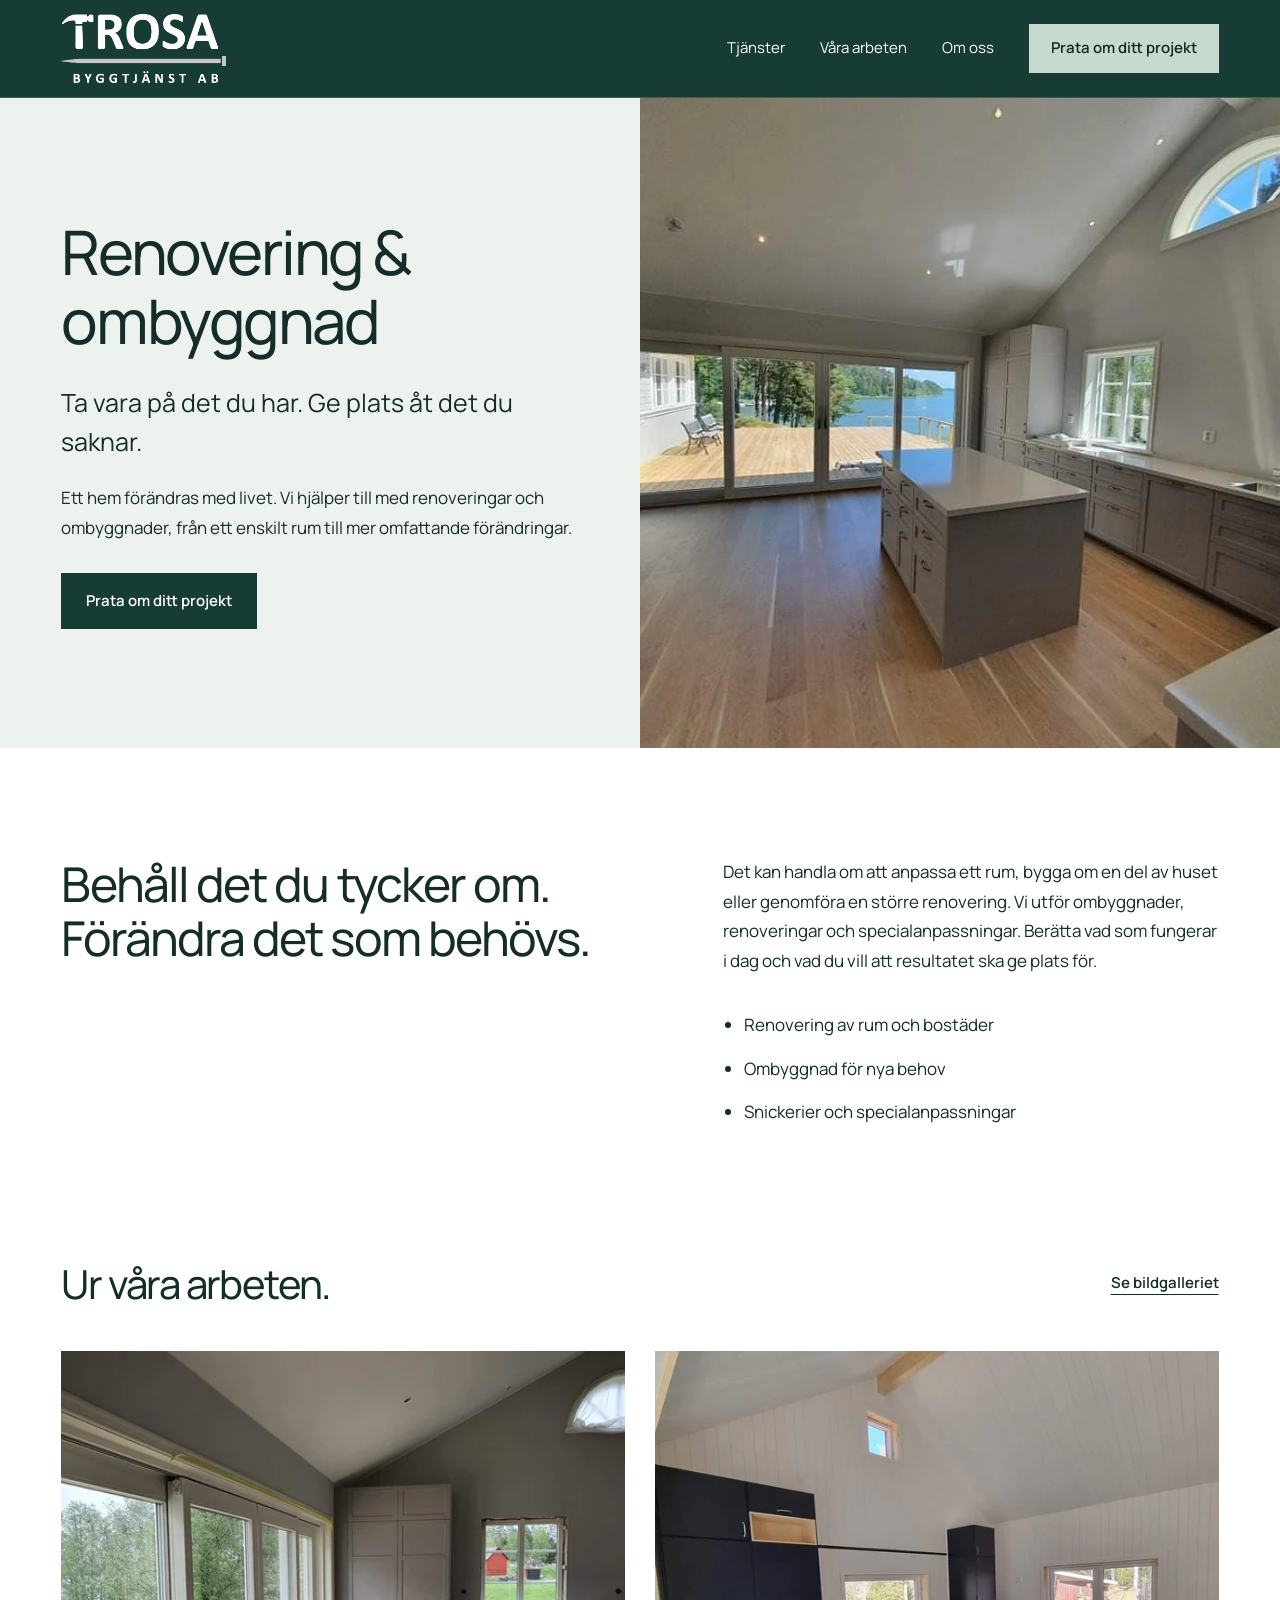
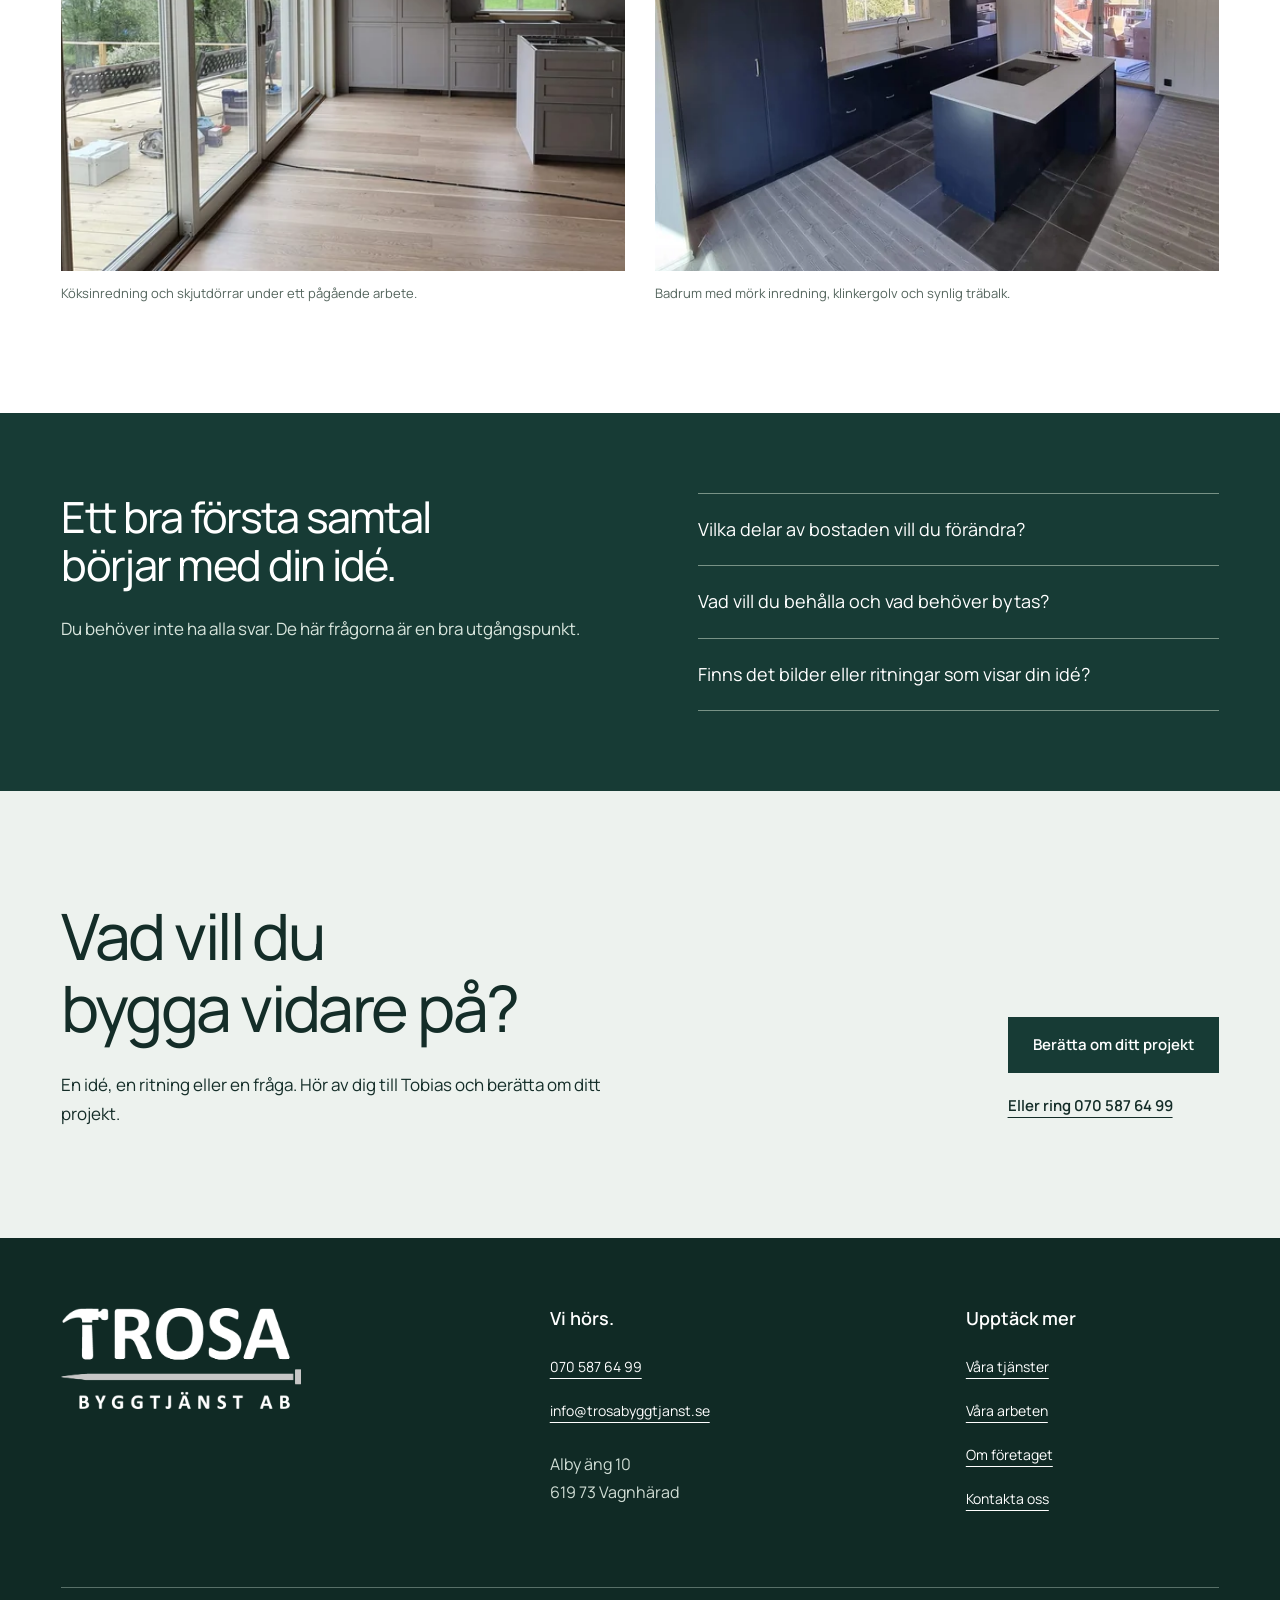
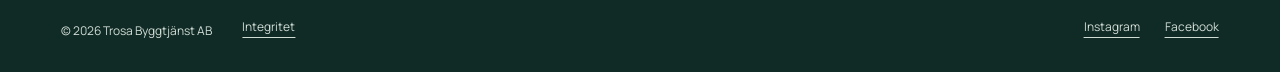
<file: renovering.html>
<!doctype html><html lang="sv"><head><meta charset="utf-8"><meta name="viewport" content="width=device-width,initial-scale=1"><title>Renovering &amp; ombyggnad i Trosa | Trosa Byggtjänst</title><meta name="description" content="Ett hem förändras med livet. Vi hjälper till med renoveringar och ombyggnader, från ett enskilt rum till mer omfattande förändringar."><meta name="theme-color" content="#173b35"><link rel="canonical" href="https://trosa-byggtjanst.carlzzon121.chatgpt.site/renovering.html"><meta property="og:title" content="Renovering &amp; ombyggnad i Trosa | Trosa Byggtjänst"><meta property="og:description" content="Ett hem förändras med livet. Vi hjälper till med renoveringar och ombyggnader, från ett enskilt rum till mer omfattande förändringar."><meta property="og:type" content="website"><meta property="og:locale" content="sv_SE"><meta property="og:url" content="https://trosa-byggtjanst.carlzzon121.chatgpt.site/renovering.html"><link rel="icon" type="image/svg+xml" href="data:image/svg+xml,%3Csvg xmlns=%22http://www.w3.org/2000/svg%22 viewBox=%220 0 40 40%22%3E%3Crect width=%2240%22 height=%2240%22 fill=%22%23173b35%22/%3E%3Cpath d=%22M9 10h22v5h-8v17h-6V15H9z%22 fill=%22%23eef3ef%22/%3E%3C/svg%3E"><link rel="preload" href="assets/fonts/manrope.woff2" as="font" type="font/woff2" crossorigin><link rel="stylesheet" href="styles.css"><script defer src="script.js"></script><script type="application/ld+json">{"@context": "https://schema.org", "@type": "GeneralContractor", "name": "Trosa Byggtjänst AB", "url": "https://trosa-byggtjanst.carlzzon121.chatgpt.site", "email": "info@trosabyggtjanst.se", "telephone": "+46705876499", "address": {"@type": "PostalAddress", "streetAddress": "Alby äng 10", "postalCode": "619 73", "addressLocality": "Vagnhärad", "addressCountry": "SE"}, "foundingDate": "2019", "founder": {"@type": "Person", "name": "Tobias Taavitsainen"}, "areaServed": "Trosa kommun", "sameAs": ["https://trosabyggtjanst.se/", "https://www.instagram.com/trosabyggtjanst/"]}</script></head><body class="inner"><a href="#main" class="skip">Till innehållet</a><header class="header"><a href="index.html" class="brand" aria-label="Trosa Byggtjänst, startsida"><img src="assets/images/trosa-logo.png" width="180" height="76" alt="Trosa Byggtjänst AB"></a><button type="button" class="menu-toggle" aria-expanded="false" aria-controls="main-nav">Meny</button><nav id="main-nav" aria-label="Huvudmeny"><a href="tjanster.html" >Tjänster</a><a href="projekt.html" >Våra arbeten</a><a href="om-oss.html" >Om oss</a><a href="kontakt.html" class="button compact">Prata om ditt projekt</a></nav></header><main id="main"><section class="service-hero"><div><h1>Renovering & ombyggnad</h1><p class="lead">Ta vara på det du har. Ge plats åt det du saknar.</p><p>Ett hem förändras med livet. Vi hjälper till med renoveringar och ombyggnader, från ett enskilt rum till mer omfattande förändringar.</p><a href="kontakt.html?intresse=renovering" class="button">Prata om ditt projekt</a></div><img src="assets/images/arbete-507-960.webp" srcset="assets/images/arbete-507-640.webp 640w, assets/images/arbete-507-960.webp 960w" sizes="(max-width:700px) 110vw, 60vw" width="960" height="720" alt="Öppet kök och allrum med stora fönster" class="" loading="eager" decoding="async" fetchpriority=high></section><section class="service-detail wrap"><h2>Behåll det du tycker om.<br>Förändra det som behövs.</h2><div><p>Det kan handla om att anpassa ett rum, bygga om en del av huset eller genomföra en större renovering. Vi utför ombyggnader, renoveringar och specialanpassningar. Berätta vad som fungerar i dag och vad du vill att resultatet ska ge plats för.</p><ul><li>Renovering av rum och bostäder</li><li>Ombyggnad för nya behov</li><li>Snickerier och specialanpassningar</li></ul></div></section><section class="service-pictures wrap"><div class="section-heading"><h2>Ur våra arbeten.</h2><a href="projekt.html" class="text-link">Se bildgalleriet</a></div><div class="picture-pair"><figure><img src="assets/images/arbete-503-2400.webp" srcset="assets/images/arbete-503-640.webp 640w, assets/images/arbete-503-1280.webp 1280w, assets/images/arbete-503-2400.webp 2400w" sizes="(max-width:700px) 100vw, 50vw" width="2400" height="1800" alt="Köksinredning och skjutdörrar under ett pågående arbete" class="" loading="lazy" decoding="async" ><figcaption>Köksinredning och skjutdörrar under ett pågående arbete.</figcaption></figure><figure><img src="assets/images/arbete-501-1536.webp" srcset="assets/images/arbete-501-640.webp 640w, assets/images/arbete-501-1280.webp 1280w, assets/images/arbete-501-1536.webp 1536w" sizes="(max-width:700px) 100vw, 50vw" width="1536" height="2048" alt="Badrum med mörk inredning, klinkergolv och synlig träbalk" class="" loading="lazy" decoding="async" ><figcaption>Badrum med mörk inredning, klinkergolv och synlig träbalk.</figcaption></figure></div></section><section class="prepare"><div><h2>Ett bra första samtal<br>börjar med din idé.</h2><p>Du behöver inte ha alla svar. De här frågorna är en bra utgångspunkt.</p></div><ul><li>Vilka delar av bostaden vill du förändra?</li><li>Vad vill du behålla och vad behöver bytas?</li><li>Finns det bilder eller ritningar som visar din idé?</li></ul></section><section class="closing"><div><h2>Vad vill du<br>bygga vidare på?</h2><p>En idé, en ritning eller en fråga. Hör av dig till Tobias och berätta om ditt projekt.</p></div><div class="closing-actions"><a href="kontakt.html" class="button">Berätta om ditt projekt</a><a href="tel:+46705876499" class="text-link">Eller ring 070 587 64 99</a></div></section></main><footer class="footer"><div class="footer-top"><a class="footer-brand" href="index.html"><img src="assets/images/trosa-logo.png" width="240" height="101" alt="Trosa Byggtjänst AB"></a><div><h2>Vi hörs.</h2><address><a href="tel:+46705876499" class="text-link">070 587 64 99</a><br><a href="mailto:info@trosabyggtjanst.se" class="text-link">info@trosabyggtjanst.se</a><p>Alby äng 10<br>619 73 Vagnhärad</p></address></div><div><h2>Upptäck mer</h2><nav aria-label="Sidfot"><a href="tjanster.html" class="text-link">Våra tjänster</a><a href="projekt.html" class="text-link">Våra arbeten</a><a href="om-oss.html" class="text-link">Om företaget</a><a href="kontakt.html" class="text-link">Kontakta oss</a></nav></div></div><div class="footer-bottom"><span>© 2026 Trosa Byggtjänst AB</span><a href="integritet.html" class="text-link">Integritet</a><div><a href="https://www.instagram.com/trosabyggtjanst/" class="text-link">Instagram</a><a href="https://www.facebook.com/Trosabyggtjanstab/" class="text-link">Facebook</a></div></div></footer></body></html>
</file>
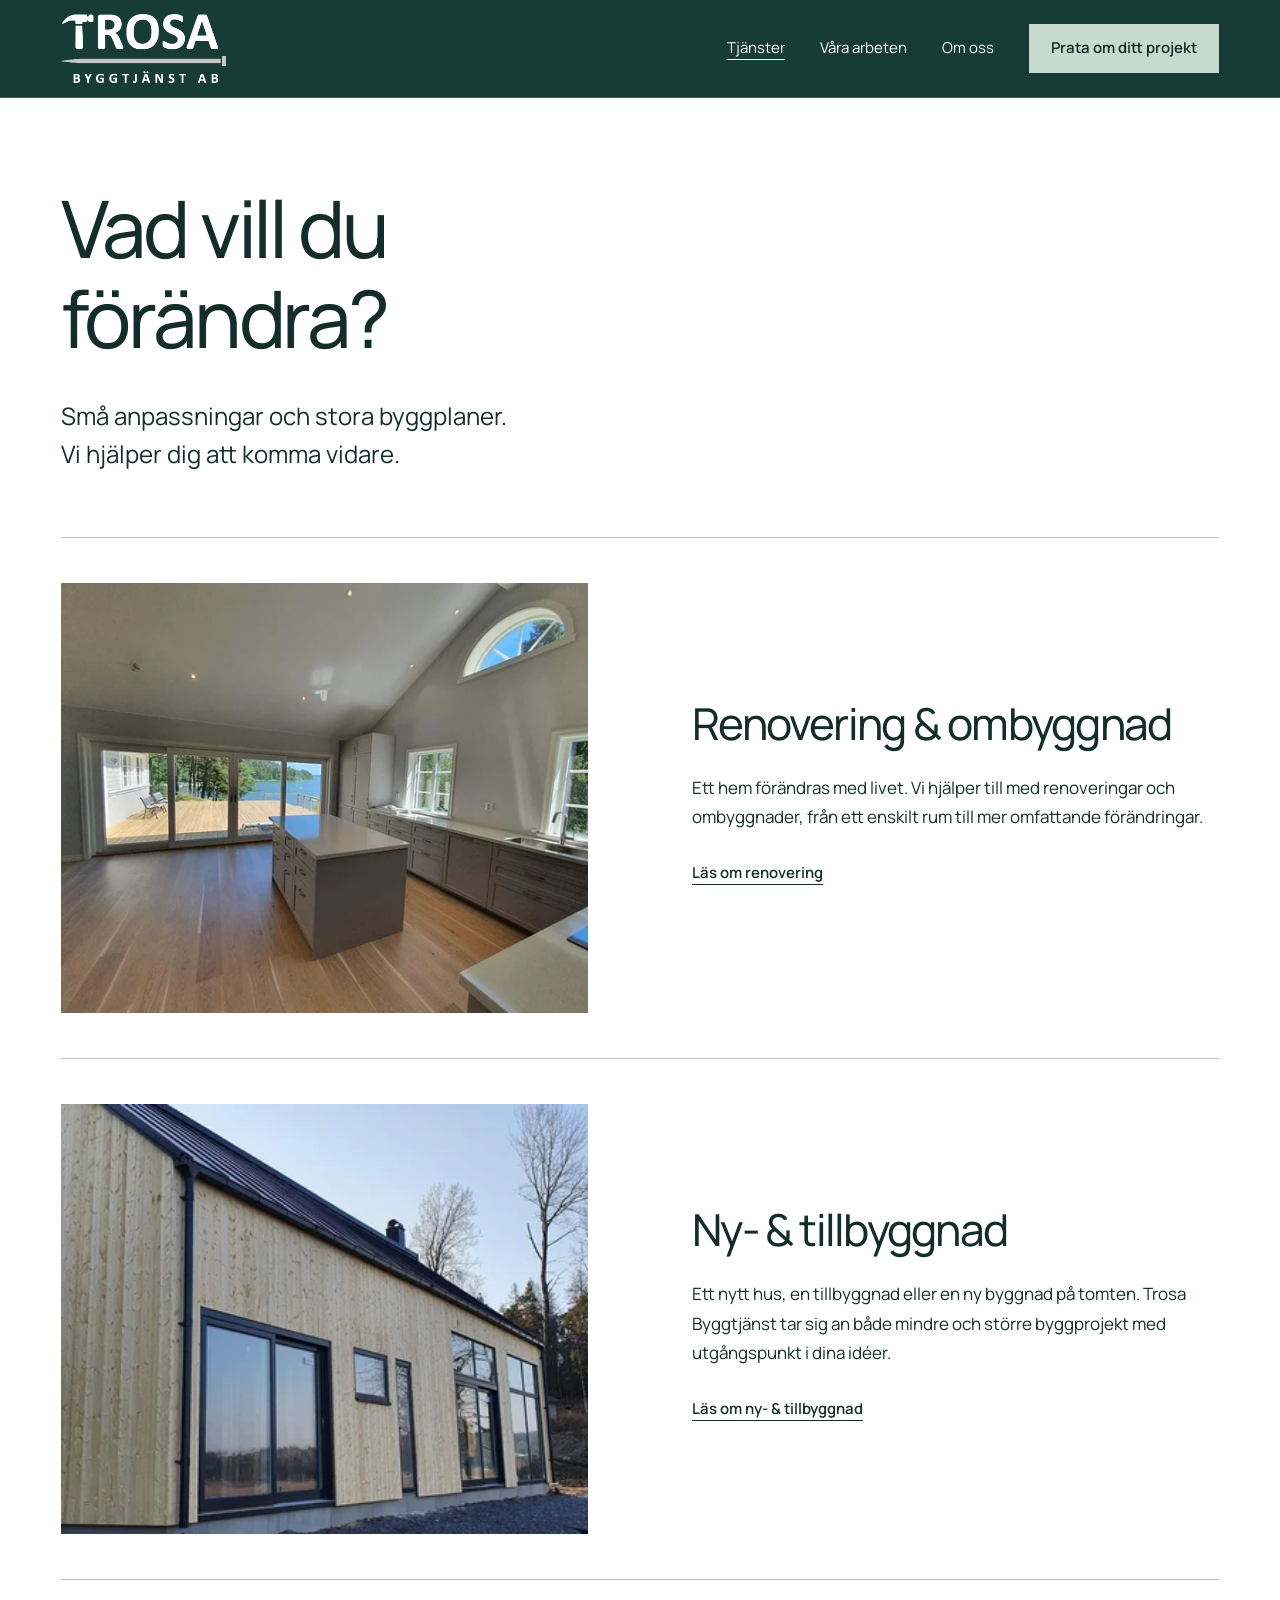
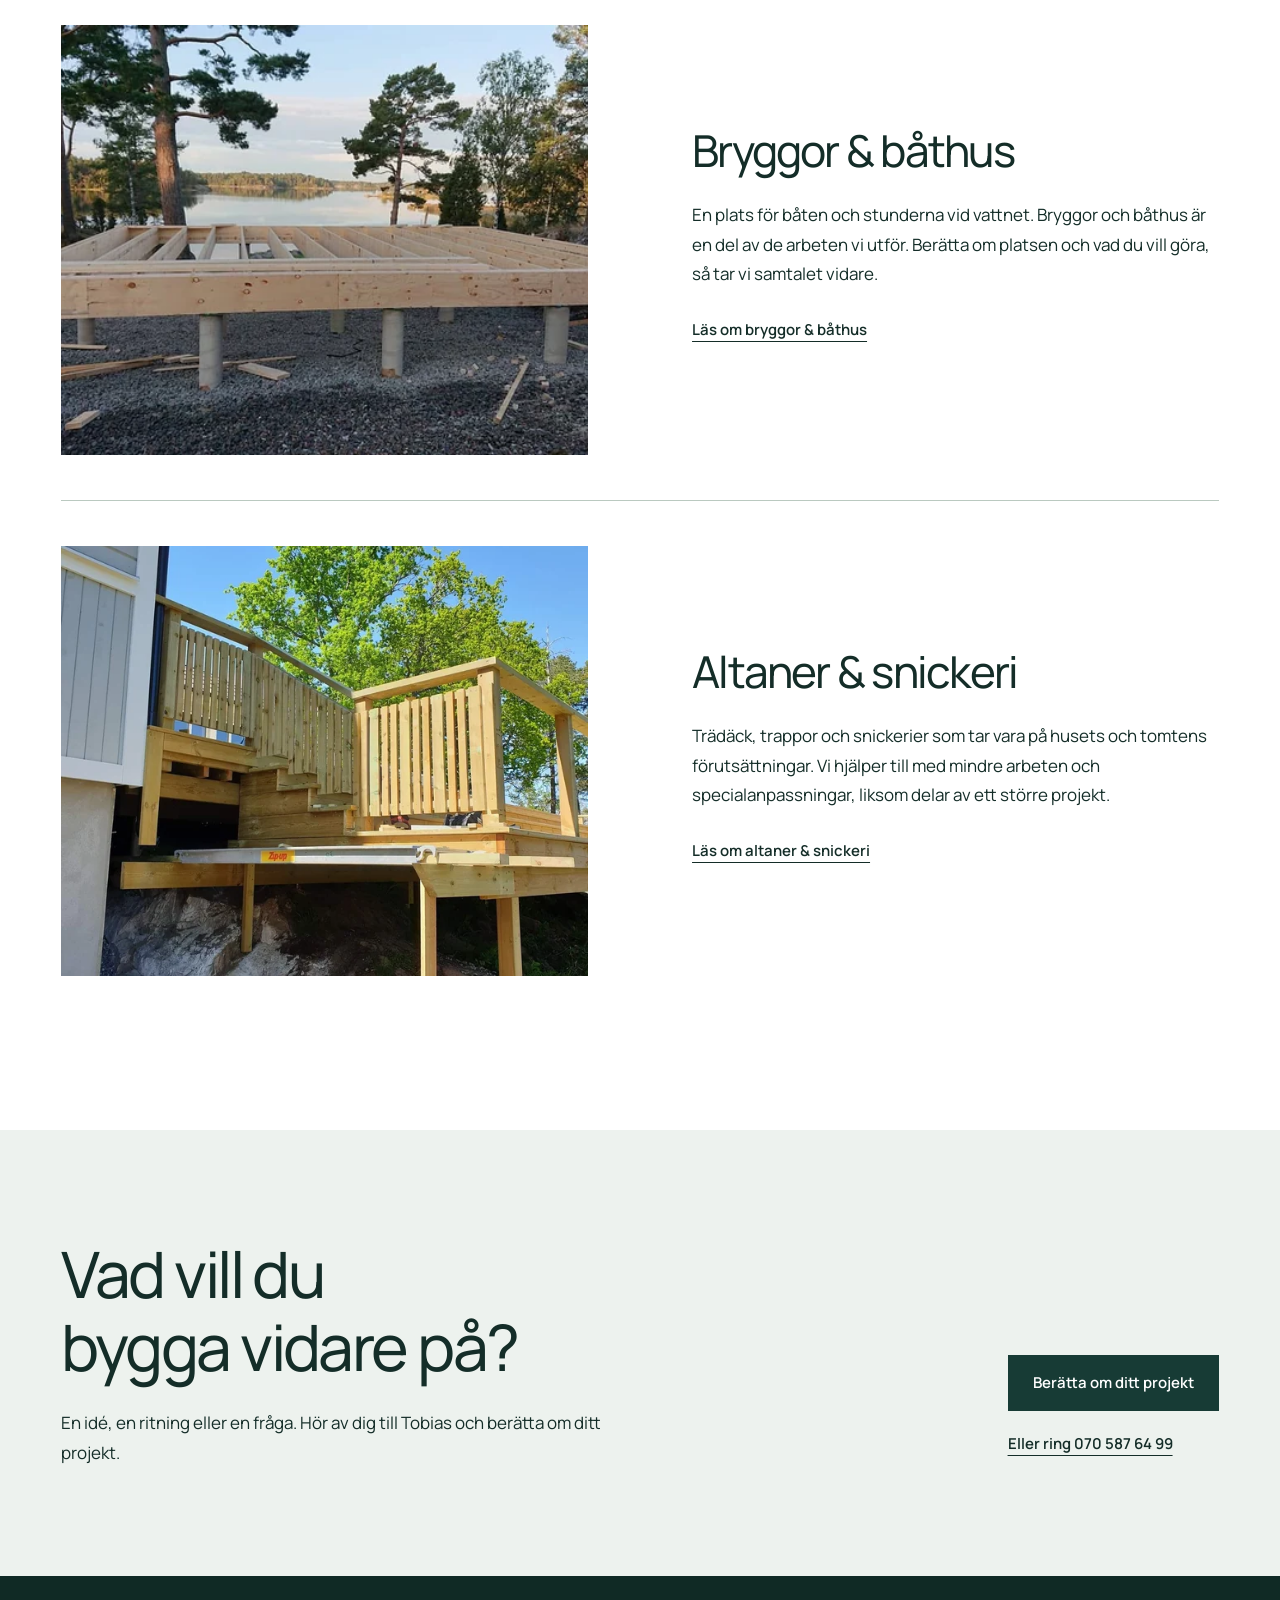
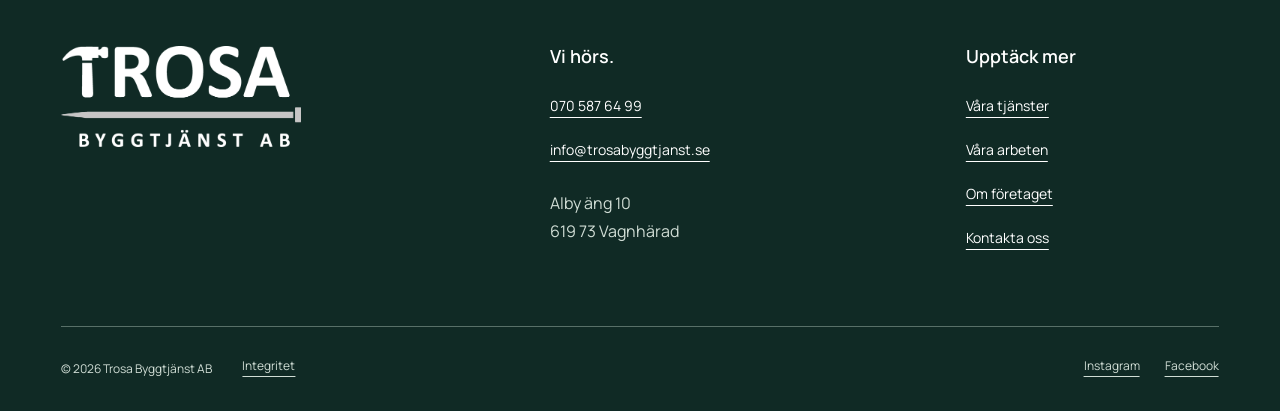
<file: tjanster.html>
<!doctype html><html lang="sv"><head><meta charset="utf-8"><meta name="viewport" content="width=device-width,initial-scale=1"><title>Byggtjänster, renovering &amp; snickeri | Trosa Byggtjänst</title><meta name="description" content="Utforska Trosa Byggtjänsts tjänster: renovering, ny- och tillbyggnad, bryggor, båthus, altaner och snickeri."><meta name="theme-color" content="#173b35"><link rel="canonical" href="https://trosa-byggtjanst.carlzzon121.chatgpt.site/tjanster.html"><meta property="og:title" content="Byggtjänster, renovering &amp; snickeri | Trosa Byggtjänst"><meta property="og:description" content="Utforska Trosa Byggtjänsts tjänster: renovering, ny- och tillbyggnad, bryggor, båthus, altaner och snickeri."><meta property="og:type" content="website"><meta property="og:locale" content="sv_SE"><meta property="og:url" content="https://trosa-byggtjanst.carlzzon121.chatgpt.site/tjanster.html"><link rel="icon" type="image/svg+xml" href="data:image/svg+xml,%3Csvg xmlns=%22http://www.w3.org/2000/svg%22 viewBox=%220 0 40 40%22%3E%3Crect width=%2240%22 height=%2240%22 fill=%22%23173b35%22/%3E%3Cpath d=%22M9 10h22v5h-8v17h-6V15H9z%22 fill=%22%23eef3ef%22/%3E%3C/svg%3E"><link rel="preload" href="assets/fonts/manrope.woff2" as="font" type="font/woff2" crossorigin><link rel="stylesheet" href="styles.css"><script defer src="script.js"></script><script type="application/ld+json">{"@context": "https://schema.org", "@type": "GeneralContractor", "name": "Trosa Byggtjänst AB", "url": "https://trosa-byggtjanst.carlzzon121.chatgpt.site", "email": "info@trosabyggtjanst.se", "telephone": "+46705876499", "address": {"@type": "PostalAddress", "streetAddress": "Alby äng 10", "postalCode": "619 73", "addressLocality": "Vagnhärad", "addressCountry": "SE"}, "foundingDate": "2019", "founder": {"@type": "Person", "name": "Tobias Taavitsainen"}, "areaServed": "Trosa kommun", "sameAs": ["https://trosabyggtjanst.se/", "https://www.instagram.com/trosabyggtjanst/"]}</script></head><body class="inner"><a href="#main" class="skip">Till innehållet</a><header class="header"><a href="index.html" class="brand" aria-label="Trosa Byggtjänst, startsida"><img src="assets/images/trosa-logo.png" width="180" height="76" alt="Trosa Byggtjänst AB"></a><button type="button" class="menu-toggle" aria-expanded="false" aria-controls="main-nav">Meny</button><nav id="main-nav" aria-label="Huvudmeny"><a href="tjanster.html" aria-current=page>Tjänster</a><a href="projekt.html" >Våra arbeten</a><a href="om-oss.html" >Om oss</a><a href="kontakt.html" class="button compact">Prata om ditt projekt</a></nav></header><main id="main"><section class="page-head wrap"><h1>Vad vill du<br>förändra?</h1><p class="lead">Små anpassningar och stora byggplaner.<br>Vi hjälper dig att komma vidare.</p></section><section class="service-overview wrap"><article><img src="assets/images/arbete-507-960.webp" srcset="assets/images/arbete-507-640.webp 640w, assets/images/arbete-507-960.webp 960w" sizes="(max-width:700px) 100vw, 50vw" width="960" height="720" alt="Öppet kök och allrum med stora fönster" class="" loading="lazy" decoding="async" ><div><h2>Renovering & ombyggnad</h2><p>Ett hem förändras med livet. Vi hjälper till med renoveringar och ombyggnader, från ett enskilt rum till mer omfattande förändringar.</p><a href="renovering.html" class="text-link">Läs om renovering</a></div></article><article><img src="assets/images/arbete-505-2048.webp" srcset="assets/images/arbete-505-640.webp 640w, assets/images/arbete-505-1280.webp 1280w, assets/images/arbete-505-2048.webp 2048w" sizes="(max-width:700px) 100vw, 50vw" width="2048" height="969" alt="Träfasad med stora fönster och svarta plåtdetaljer" class="" loading="lazy" decoding="async" ><div><h2>Ny- & tillbyggnad</h2><p>Ett nytt hus, en tillbyggnad eller en ny byggnad på tomten. Trosa Byggtjänst tar sig an både mindre och större byggprojekt med utgångspunkt i dina idéer.</p><a href="ny-och-tillbyggnad.html" class="text-link">Läs om ny- & tillbyggnad</a></div></article><article><img src="assets/images/arbete-338-1080.webp" srcset="assets/images/arbete-338-640.webp 640w, assets/images/arbete-338-1080.webp 1080w" sizes="(max-width:700px) 100vw, 50vw" width="1080" height="608" alt="Trästomme under arbete med utsikt mot vattnet" class="" loading="lazy" decoding="async" ><div><h2>Bryggor & båthus</h2><p>En plats för båten och stunderna vid vattnet. Bryggor och båthus är en del av de arbeten vi utför. Berätta om platsen och vad du vill göra, så tar vi samtalet vidare.</p><a href="bryggor-och-bathus.html" class="text-link">Läs om bryggor & båthus</a></div></article><article><img src="assets/images/arbete-504-1536.webp" srcset="assets/images/arbete-504-640.webp 640w, assets/images/arbete-504-1280.webp 1280w, assets/images/arbete-504-1536.webp 1536w" sizes="(max-width:700px) 100vw, 50vw" width="1536" height="2048" alt="Trätrappa och räcke vid en uteplats" class="" loading="lazy" decoding="async" ><div><h2>Altaner & snickeri</h2><p>Trädäck, trappor och snickerier som tar vara på husets och tomtens förutsättningar. Vi hjälper till med mindre arbeten och specialanpassningar, liksom delar av ett större projekt.</p><a href="altaner-och-snickeri.html" class="text-link">Läs om altaner & snickeri</a></div></article></section><section class="closing"><div><h2>Vad vill du<br>bygga vidare på?</h2><p>En idé, en ritning eller en fråga. Hör av dig till Tobias och berätta om ditt projekt.</p></div><div class="closing-actions"><a href="kontakt.html" class="button">Berätta om ditt projekt</a><a href="tel:+46705876499" class="text-link">Eller ring 070 587 64 99</a></div></section></main><footer class="footer"><div class="footer-top"><a class="footer-brand" href="index.html"><img src="assets/images/trosa-logo.png" width="240" height="101" alt="Trosa Byggtjänst AB"></a><div><h2>Vi hörs.</h2><address><a href="tel:+46705876499" class="text-link">070 587 64 99</a><br><a href="mailto:info@trosabyggtjanst.se" class="text-link">info@trosabyggtjanst.se</a><p>Alby äng 10<br>619 73 Vagnhärad</p></address></div><div><h2>Upptäck mer</h2><nav aria-label="Sidfot"><a href="tjanster.html" class="text-link">Våra tjänster</a><a href="projekt.html" class="text-link">Våra arbeten</a><a href="om-oss.html" class="text-link">Om företaget</a><a href="kontakt.html" class="text-link">Kontakta oss</a></nav></div></div><div class="footer-bottom"><span>© 2026 Trosa Byggtjänst AB</span><a href="integritet.html" class="text-link">Integritet</a><div><a href="https://www.instagram.com/trosabyggtjanst/" class="text-link">Instagram</a><a href="https://www.facebook.com/Trosabyggtjanstab/" class="text-link">Facebook</a></div></div></footer></body></html>
</file>
<file: styles.css>
@font-face{font-family:Manrope;src:url('assets/fonts/manrope.woff2') format('woff2');font-weight:200 800;font-display:swap}
:root{--ink:#142d28;--forest:#173b35;--forest-dark:#102a25;--paper:#fff;--mist:#edf2ee;--sage:#c7dace;--muted:#54655d;--line:#bac9c0;--gutter:clamp(22px,4.8vw,84px);--space:clamp(76px,8.5vw,136px);--ease:cubic-bezier(.16,1,.3,1)}*{box-sizing:border-box}html{scroll-behavior:smooth;scroll-padding-top:112px;scrollbar-color:#698779 var(--mist)}body{margin:0;background:var(--paper);color:var(--ink);font:400 17px/1.75 Manrope,Arial,sans-serif;-webkit-font-smoothing:antialiased}h1,h2,h3,p,figure{margin:0}h1,h2,h3{font-weight:450;letter-spacing:-.04em;line-height:1.13;text-wrap:balance;overflow-wrap:anywhere}h1{font-size:clamp(48px,6.2vw,88px)}h2{font-size:clamp(36px,4.25vw,62px)}h3{font-size:28px;letter-spacing:-.025em}p{max-width:66ch}p+p{margin-top:22px}a{color:inherit;text-decoration-thickness:1px;text-underline-offset:6px}img{display:block;max-width:100%;height:auto}button,input,textarea,select{font:inherit}button{cursor:pointer}button,a{-webkit-tap-highlight-color:transparent}::selection{background:var(--sage);color:var(--forest-dark)}input,textarea{caret-color:var(--forest)}:focus-visible{outline:2px solid #63816f;outline-offset:5px}.wrap{width:calc(100% - var(--gutter)*2);max-width:1440px;margin-inline:auto}.lead{font-size:24px;line-height:1.55}.caption{font-size:13px;line-height:1.5;color:var(--muted);margin-top:12px}.skip{position:fixed;z-index:100;left:15px;top:-100px;background:white;padding:12px 20px}.skip:focus{top:15px}.button{display:inline-flex;justify-content:center;align-items:center;min-height:56px;border:1px solid var(--forest);padding:14px 24px;background:var(--forest);color:white;font-size:15px;font-weight:600;text-decoration:none;transition:background .2s,transform .25s var(--ease)}.button.compact{min-height:49px;padding:10px 21px}.button.outline{background:transparent;color:var(--forest)}.text-link{display:inline-block;padding:10px 0;min-height:44px;font-size:15px;font-weight:600}.actions{display:flex;align-items:center;gap:28px;flex-wrap:wrap}.header{height:98px;display:flex;align-items:center;justify-content:space-between;gap:25px;padding-inline:var(--gutter);background:var(--forest);color:white;position:sticky;top:0;z-index:50;border-bottom:1px solid #78928766}.brand{flex-shrink:0}.brand img{width:165px;height:70px;object-fit:contain}.header nav{display:flex;align-items:center;gap:35px}.header nav a{font-size:15px;text-decoration:none;min-height:44px;padding-block:10px}.header nav a[aria-current=page]{text-decoration:underline}.header .button{background:var(--sage);color:var(--forest-dark);border-color:var(--sage)}.menu-toggle{display:none}.home .header{position:absolute;inset:0 0 auto;background:transparent}.hero{min-height:100svh;position:relative;display:flex;align-items:end;padding:210px var(--gutter) 115px;isolation:isolate;color:white;background:var(--forest-dark);overflow:hidden}.hero-photo{position:absolute;inset:0;width:100%;height:100%;object-fit:cover;object-position:50% 50%;z-index:-3;animation:arrival 2.2s var(--ease) both}.hero:before{content:'';position:absolute;inset:0;background:linear-gradient(180deg,#09241dcc 0%,#081e1320 29%,#061a1060 54%,#051e17ed 100%);z-index:-2}.hero-content{display:grid;grid-template-columns:1.4fr 1fr;gap:9%;width:100%;align-items:end}.hero h1{font-size:clamp(60px,6.65vw,96px);line-height:1.02;letter-spacing:-.04em}.hero-copy{max-width:500px;padding-bottom:5px}.hero-copy p{font-size:18px;line-height:1.7;margin-bottom:28px}.hero .button{background:var(--sage);color:var(--forest-dark);border-color:var(--sage)}.hero .actions{gap:25px}.hero-bottom{position:absolute;bottom:26px;left:var(--gutter);right:var(--gutter);display:flex;justify-content:space-between;gap:20px;border-top:1px solid #ffffff65;padding-top:20px;font-size:13px}.hero-bottom a{min-height:25px}.intro{display:grid;grid-template-columns:1.2fr 1fr;gap:12%;padding-block:var(--space)}.intro>div{padding-top:7px}.intro .lead{margin-bottom:26px}.intro .text-link{margin-top:17px}.section-heading{display:flex;justify-content:space-between;align-items:end;gap:50px;margin-bottom:45px}.section-heading>p{max-width:390px;color:var(--muted)}.services{padding-bottom:var(--space)}.service-index{border-top:1px solid var(--line)}.service-row{display:grid;grid-template-columns:1.3fr 1.2fr auto;align-items:center;gap:35px;padding:31px 0;text-decoration:none;border-bottom:1px solid var(--line);transition:color .2s}.service-row h3{font-size:31px}.service-row p{font-size:16px;color:var(--muted)}.service-row span{font-size:14px;text-decoration:underline;text-underline-offset:5px}.work-section{background:var(--mist);padding-block:var(--space)}.work-grid{display:grid;grid-template-columns:1fr 1fr;gap:50px 30px}.work-card{text-decoration:none;display:block}.work-card figure{aspect-ratio:1.28;overflow:hidden;background:#d9e2db}.work-card img{width:100%;height:100%;object-fit:cover;transition:transform .8s var(--ease)}.work-card>div{display:flex;justify-content:space-between;gap:20px;align-items:baseline;padding-top:20px}.work-card h3{font-size:25px}.work-card p{font-size:13px;color:var(--muted);text-align:right}.company-band{display:grid;grid-template-columns:1fr 1.08fr;background:var(--forest);color:white}.company-photo{position:relative}.company-photo img{height:780px;width:100%;object-fit:cover;object-position:center 30%}.company-photo p{position:absolute;bottom:22px;left:25px;right:25px;font-size:12px;color:white;background:#102a25b8;padding:8px 12px;max-width:max-content}.company-copy{padding:var(--space) 10%;align-self:center}.company-copy h2{font-size:clamp(36px,4vw,57px);margin-bottom:35px}.company-copy p{color:#d8e5dd}.company-copy .text-link{margin-top:20px;color:white}.image-story{height:690px;position:relative;color:white;isolation:isolate;display:flex;align-items:end;padding:var(--gutter);overflow:hidden}.image-story>img{position:absolute;inset:0;width:100%;height:100%;object-fit:cover;z-index:-2}.image-story:before{content:'';position:absolute;inset:0;background:linear-gradient(90deg,#092018da,#07171233);z-index:-1}.image-story h2{font-size:clamp(42px,5.2vw,76px);margin-bottom:24px}.image-story p{margin-bottom:25px}.image-story .button{background:white;color:var(--forest);border-color:white}.closing{display:flex;align-items:end;justify-content:space-between;gap:50px;padding:var(--space) var(--gutter);background:var(--mist)}.closing h2{font-size:clamp(40px,5vw,73px)}.closing p{margin-top:25px;max-width:540px}.closing-actions{display:flex;flex-direction:column;gap:10px;align-items:start}.footer{padding:70px var(--gutter) 20px;background:var(--forest-dark);color:white}.footer-top{display:grid;grid-template-columns:1.2fr 1fr .7fr;gap:55px;padding-bottom:65px}.footer-brand img{width:240px;height:101px;object-fit:contain}.footer h2{font-size:18px;letter-spacing:0;font-weight:600;margin-bottom:18px}.footer address{font-style:normal;font-size:16px}.footer address p{margin-top:16px;color:#d0ddd5}.footer .text-link{font-size:14px;font-weight:400;line-height:1.5}.footer nav{display:flex;flex-direction:column;align-items:start}.footer-bottom{display:flex;align-items:center;gap:30px;border-top:1px solid #587068;padding-top:20px;font-size:12px;color:#d0ddd5}.footer-bottom>div{margin-left:auto;display:flex;gap:25px}.footer-bottom .text-link{font-size:12px}
@keyframes arrival{from{transform:scale(1.055);filter:brightness(.9)}to{transform:scale(1);filter:brightness(1)}}
.page-head{padding-block:85px 65px}.page-head .lead{margin-top:35px;max-width:740px}.service-overview{padding-bottom:var(--space)}.service-overview article{display:grid;grid-template-columns:1fr 1fr;gap:9%;align-items:center;padding-block:45px;border-top:1px solid var(--line)}.service-overview img{width:100%;height:430px;object-fit:cover}.service-overview h2{font-size:44px;margin-bottom:24px}.service-overview .text-link{margin-top:18px}.service-hero{display:grid;grid-template-columns:1fr 1fr;min-height:650px;background:var(--mist)}.service-hero>div{padding:70px var(--gutter);align-self:center}.service-hero h1{font-size:clamp(46px,4.8vw,70px);hyphens:auto}.service-hero .lead{margin-block:28px 22px;font-size:25px}.service-hero .button{margin-top:30px}.service-hero>img{width:100%;height:100%;min-height:650px;object-fit:cover}.service-detail{display:grid;grid-template-columns:1.1fr 1fr;gap:10%;padding-block:var(--space)}.service-detail h2{font-size:48px}.service-detail ul{padding-left:21px;margin-top:27px}.service-detail li{padding-block:7px}.service-pictures{padding-bottom:var(--space)}.service-pictures .section-heading h2{font-size:40px}.picture-pair{display:grid;grid-template-columns:1fr 1fr;gap:30px}.picture-pair img{width:100%;height:520px;object-fit:cover}figcaption{font-size:13px;color:var(--muted);line-height:1.6;margin-top:12px}.prepare{display:grid;grid-template-columns:1fr 1fr;gap:10%;padding:80px var(--gutter);background:var(--forest);color:white}.prepare h2{font-size:43px}.prepare p{margin-top:24px;color:#d8e5dd}.prepare ul{list-style:none;margin:0;padding:0;align-self:center}.prepare li{padding:20px 0;border-bottom:1px solid #789286;font-size:18px}.prepare li:first-child{border-top:1px solid #789286}.gallery-section{padding-bottom:var(--space)}.filters{display:flex;gap:12px;flex-wrap:wrap}.filters button{padding:10px 21px;min-height:48px;border:1px solid #789282;background:white;color:var(--ink);font-size:14px}.filters button[aria-pressed=true]{background:var(--forest);color:white;border-color:var(--forest)}.filter-status{font-size:13px;color:var(--muted);margin:19px 0 30px}.gallery-grid{display:grid;grid-template-columns:1fr 1fr;gap:42px 30px}.gallery-item{scroll-margin-top:140px;min-width:0}.gallery-item[hidden]{display:none}.gallery-open{position:relative;width:100%;display:block;padding:0;border:0;background:var(--mist);overflow:hidden;text-align:left}.gallery-open img{width:100%;height:470px;object-fit:cover;transition:transform .65s var(--ease)}.gallery-open span{position:absolute;bottom:16px;right:16px;padding:8px 14px;background:#173b35e8;color:white;font-size:12px}.gallery-open:hover img{transform:scale(1.025)}#gallery-dialog{padding:0;border:0;width:100vw;max-width:none;height:100dvh;max-height:none;background:var(--forest-dark);color:white}#gallery-dialog::backdrop{background:var(--forest-dark)}.lightbox{height:100%;display:grid;grid-template-rows:80px minmax(0,1fr) 90px;padding:0 32px}.lightbox-top{display:flex;justify-content:space-between;gap:30px;align-items:center}.lightbox-top p{font-size:14px;line-height:1.5;max-width:75%}.lightbox button{background:transparent;color:white;border:1px solid #9db4a5;padding:10px 20px;min-height:45px;font-size:14px}.lightbox button:disabled{opacity:.4;cursor:default}.lightbox-image{position:relative;min-height:0;display:flex;align-items:center;justify-content:center}.lightbox-image img{width:100%;height:100%;object-fit:contain}.image-status{position:absolute;padding:12px 18px;background:var(--forest-dark);font-size:15px}.lightbox-controls{display:flex;justify-content:center;align-items:center;gap:30px}.lightbox-controls p{font-variant-numeric:tabular-nums;min-width:60px;text-align:center;font-size:14px}.about-hero{display:grid;grid-template-columns:1.1fr 1fr;gap:10%;align-items:center;padding-block:70px var(--space)}.about-hero h1{font-size:clamp(48px,5.3vw,75px)}.about-hero .lead{margin-top:30px;max-width:520px;font-size:22px}.about-hero .button{margin-top:30px}.about-hero img{width:100%;height:630px;object-fit:cover;object-position:50% 28%}.history{display:grid;grid-template-columns:1.1fr 1fr;gap:10%;padding-bottom:var(--space)}.history h2{font-size:47px}.team-photo img{width:100%;height:600px;object-fit:cover}.team{padding-block:var(--space)}.team-list{display:grid;grid-template-columns:1fr 1fr;gap:0 7%}.team-list>div{display:flex;align-items:baseline;justify-content:space-between;gap:22px;border-top:1px solid var(--line);padding:25px 0}.team-list h3{font-size:22px;letter-spacing:-.02em}.team-list p{font-size:14px;color:var(--muted)}.contact-layout{display:grid;grid-template-columns:.85fr 1.25fr;gap:10%;padding-bottom:var(--space)}.contact-layout h2{font-size:35px;margin-bottom:25px}.contact-large{display:block;font-size:33px;text-decoration:none;line-height:1.4;margin-bottom:15px}.contact-mail{display:inline-block;font-size:20px;overflow-wrap:anywhere;padding-block:5px}.contact-details address{font-style:normal;margin-top:32px}.contact-details strong{font-weight:600}.contact-details figure{margin-top:35px}.contact-details img{width:100%;height:250px;object-fit:cover}.enquiry>p{color:var(--muted);margin-bottom:27px}form label{display:block;margin-bottom:22px;font-size:14px;font-weight:500}label span{font-weight:400;color:var(--muted)}input,textarea,select{display:block;width:100%;border:1px solid #718878;border-radius:0;background:white;color:var(--ink);padding:12px 14px;min-height:52px;font-size:16px;margin-top:8px}textarea{resize:vertical}textarea::placeholder{color:#657067;opacity:1}select{padding-right:25px}.field-row{display:grid;grid-template-columns:1fr 1fr;gap:20px}.copy-button{background:none;border:0;color:var(--ink);font-size:14px;padding:12px 0;min-height:44px;text-decoration:underline;text-underline-offset:5px}.form-note,.form-note .text-link{font-size:12px;color:var(--muted);font-weight:400;line-height:1.6}#form-status{font-size:15px;line-height:1.6;margin-top:18px}.faq{padding-bottom:var(--space);max-width:960px}.faq h2{font-size:43px;margin-bottom:37px}.faq details{border-top:1px solid var(--line);padding-block:24px}.faq summary{font-size:21px;cursor:pointer;padding-right:20px;line-height:1.5}.faq details p{padding-top:18px;max-width:740px;font-size:16px}.privacy{max-width:820px;padding-block:80px var(--space)}.privacy h1{font-size:65px;margin-bottom:40px}.privacy h2{font-size:29px;margin:40px 0 20px}
@media(max-width:1000px){.service-hero>div{padding:55px 35px}.service-hero h1{font-size:44px}.service-hero .lead{font-size:22px}.service-hero>img{min-height:700px}.service-detail h2,.history h2{font-size:40px}.gallery-open img{height:360px}.team-list>div{display:block}.team-list p{margin-top:8px}.contact-layout{gap:6%}.contact-large{font-size:28px}.contact-mail{font-size:17px}.field-row{grid-template-columns:1fr;gap:0}.picture-pair img{height:420px}.about-hero img{height:630px}.prepare{gap:7%}.prepare h2{font-size:38px}}
@media(max-width:700px){.page-head{padding-block:48px 42px}.page-head h1{font-size:48px}.page-head .lead{font-size:21px;margin-top:26px}.service-overview article{grid-template-columns:1fr;gap:28px;padding-block:32px}.service-overview img{height:370px}.service-overview h2{font-size:36px}.service-hero{grid-template-columns:1fr}.service-hero>div{padding:48px 22px}.service-hero h1{font-size:48px}.service-hero .lead{font-size:24px;margin-top:24px}.service-hero>img{height:400px;min-height:0}.service-detail,.history{grid-template-columns:1fr;gap:30px}.service-detail h2,.history h2{font-size:37px}.service-detail ul{margin-bottom:0}.picture-pair{grid-template-columns:1fr;gap:30px}.picture-pair img{height:400px}.service-pictures .section-heading h2{font-size:35px}.prepare{grid-template-columns:1fr;padding:60px 22px;gap:35px}.prepare h2{font-size:36px}.prepare li{font-size:17px}.filters{gap:8px}.filters button{padding:9px 12px;font-size:12px;min-height:45px}.gallery-grid{grid-template-columns:1fr;gap:32px}.gallery-open img{height:370px}.gallery-item{scroll-margin-top:105px}figcaption{font-size:12px}.lightbox{padding-inline:15px;grid-template-rows:95px minmax(0,1fr) 85px}.lightbox-top{gap:15px}.lightbox-top p{font-size:12px;max-width:70%}.lightbox button{font-size:13px;padding:9px 13px}.lightbox-controls{gap:20px}.about-hero{grid-template-columns:1fr;gap:40px;padding-top:48px}.about-hero h1{font-size:49px}.about-hero .lead{font-size:21px}.about-hero img{height:480px}.team-photo img{height:300px}.team-list{grid-template-columns:1fr}.team-list>div{display:flex}.team-list h3{font-size:22px}.team-list p{font-size:12px;margin:0}.contact-layout{grid-template-columns:1fr;gap:50px}.contact-layout h2{font-size:32px}.contact-large{font-size:33px}.contact-mail{font-size:20px}.contact-details figure{display:none}.contact-details address{margin-top:25px}.enquiry .actions{gap:12px 25px}.faq h2{font-size:36px}.faq summary{font-size:18px}.privacy{padding-top:48px}.privacy h1{font-size:46px}.privacy h2{font-size:27px}}
@media(hover:hover){.button:hover{background:#2e574b;transform:translateY(-2px)}.header .button:hover,.hero .button:hover{background:#deebe3}.work-card:hover img{transform:scale(1.035)}.service-row:hover{color:#446c58}.text-link:hover{text-decoration-thickness:2px}}
@media(max-width:1050px){.header nav{gap:24px}.hero-content{grid-template-columns:1fr 1fr;gap:7%}.hero .actions{gap:12px 22px}.service-row{grid-template-columns:1.3fr 1fr auto;gap:25px}.service-row h3{font-size:26px}.work-card>div{display:block}.work-card p{text-align:left;margin-top:8px}.company-copy{padding:70px 9%}.company-photo img{height:750px}.footer-top{gap:35px}.footer-brand img{width:190px}}
@media(max-width:800px){.header{height:84px}.brand img{width:145px;height:61px}.menu-toggle{display:block;color:white;background:transparent;border:1px solid #b5cabe;min-height:44px;padding:8px 15px;font-size:14px}.header nav{position:absolute;top:84px;left:0;right:0;display:none;flex-direction:column;align-items:stretch;gap:8px;background:var(--forest);padding:22px var(--gutter) 30px;border-bottom:1px solid #849b90;max-height:calc(100svh - 84px);overflow:auto}.header nav.open{display:flex}.header nav a{font-size:21px;padding:12px 0}.header nav .button{font-size:16px;padding:14px 20px;margin-top:10px}.hero{padding-bottom:110px}.hero-content{grid-template-columns:1fr;gap:30px}.hero h1{font-size:79px}.hero-copy{max-width:520px}.intro{gap:7%}.intro h2{font-size:42px}.intro .lead{font-size:21px}.service-row{grid-template-columns:1fr auto;gap:15px}.service-row p{grid-row:2;grid-column:1;font-size:15px}.service-row span{grid-column:2;grid-row:1/3}.service-row h3{font-size:29px}.section-heading h2{font-size:43px}.company-band{grid-template-columns:1fr 1fr}.company-copy{padding:65px 9%}.company-copy h2{font-size:35px}.company-copy p{font-size:16px}.company-photo img{height:750px}.closing{display:block}.closing-actions{margin-top:35px}.footer-top{grid-template-columns:1fr 1fr}.footer-top>div:last-child{grid-column:2}.footer-brand{grid-row:1/3}.footer-bottom{flex-wrap:wrap;gap:10px 25px}.footer-bottom>div{margin-left:0}}
@media(max-width:600px){:root{--gutter:22px;--space:75px}body{font-size:16px}.hero{padding:185px 22px 99px}.hero h1{font-size:64px;line-height:1.04}.hero-content{gap:24px}.hero-copy p{font-size:16px;line-height:1.7;margin-bottom:22px}.hero .actions{gap:10px 22px}.hero .button{padding:13px 20px;font-size:14px}.hero-bottom{font-size:12px;gap:15px;bottom:20px;padding-top:17px}.hero-bottom a{white-space:nowrap}.hero-photo{object-position:46% center}.intro{grid-template-columns:1fr;gap:30px}.intro h2{font-size:41px}.intro .lead{font-size:22px}.intro>div{padding:0}.section-heading{display:block;margin-bottom:30px}.section-heading h2{font-size:39px}.section-heading>p{margin-top:22px}.section-heading>.text-link{margin-top:20px}.service-row{padding-block:25px;gap:11px}.service-row h3{font-size:25px}.service-row span{font-size:13px}.service-row p{max-width:25ch}.work-grid{grid-template-columns:1fr;gap:35px}.work-card figure{aspect-ratio:1.18}.work-card h3{font-size:24px}.work-card>div{padding-top:16px}.company-band{display:flex;flex-direction:column-reverse}.company-copy{padding:65px 22px}.company-copy h2{font-size:40px}.company-photo img{height:490px;object-position:50% 30%}.company-photo p{left:22px;right:22px;font-size:11px}.image-story{height:630px;padding:45px 22px}.image-story>img{object-position:43% center}.image-story h2{font-size:49px}.image-story p{font-size:16px}.closing{padding:70px 22px}.closing h2{font-size:46px}.closing p{font-size:16px}.footer{padding:50px 22px 20px}.footer-top{grid-template-columns:1fr;gap:35px;padding-bottom:40px}.footer-brand{grid-row:auto}.footer-brand img{width:205px;height:86px}.footer-top>div:last-child{grid-column:auto}.footer nav{display:grid;grid-template-columns:1fr 1fr;column-gap:20px}.footer-bottom{font-size:11px}.footer-bottom>div{width:100%}}
@media(max-width:360px){.hero h1{font-size:55px}.hero{padding-top:155px}.hero .actions{gap:8px 18px}.hero-bottom{font-size:12px}.service-row h3{font-size:23px}.service-row p{max-width:23ch}.intro h2{font-size:36px}}
@media(prefers-reduced-motion:reduce){html{scroll-behavior:auto}*,*:before,*:after{animation:none!important;transition:none!important}}

@media(hover:hover){.image-story .button:hover{background:var(--mist);color:var(--forest)}}
</file>
